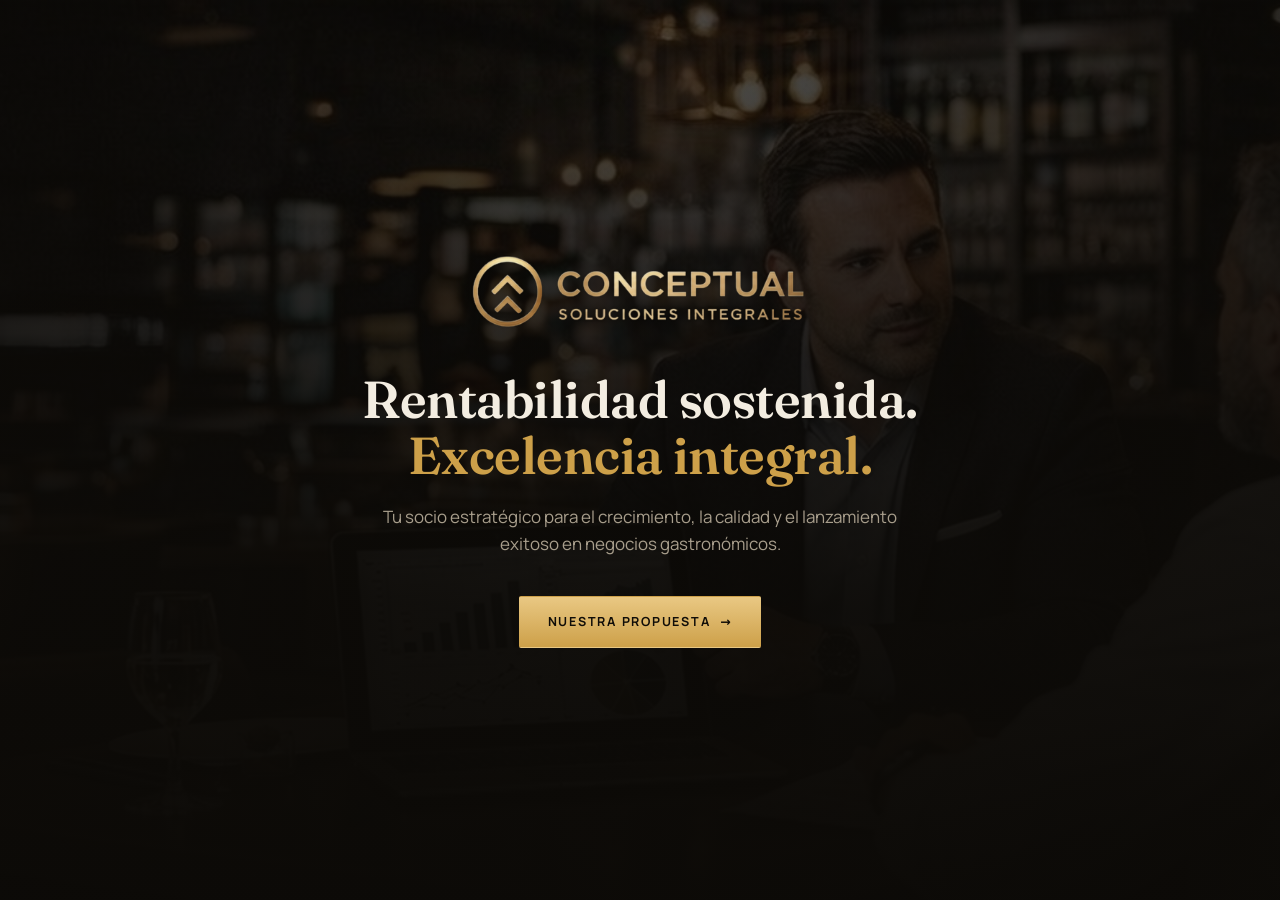
<file: index.html>
<!DOCTYPE html>
<html lang="es">
<head>
<meta charset="UTF-8">
<meta name="viewport" content="width=device-width, initial-scale=1, viewport-fit=cover">
<title>Conceptual · Soluciones Integrales</title>
<meta name="description" content="Consultoría estratégica para negocios gastronómicos: rentabilidad sostenida, calidad e inocuidad, y lanzamiento de nuevos proyectos.">
<script>document.documentElement.classList.add('js');</script>
<link rel="icon" href="logo.png">
<link rel="stylesheet" href="estilos.css">
</head>
<body data-page="portada">

<main>
  <section class="hero">
    <div class="hero-inner">
      <div class="hero-logo logo-img" role="img" aria-label="Conceptual · Soluciones Integrales"></div>
      <h1>Rentabilidad sostenida. <em>Excelencia integral.</em></h1>
      <p class="lead">Tu socio estratégico para el crecimiento, la calidad y el lanzamiento exitoso en negocios gastronómicos.</p>
      <div class="cta-row">
        <a href="inicio.html" class="btn btn-gold">Nuestra propuesta <span class="arrow" aria-hidden="true">→</span></a>
      </div>
    </div>
  </section>
</main>

<script src="main.js"></script>
</body>
</html>
</file>
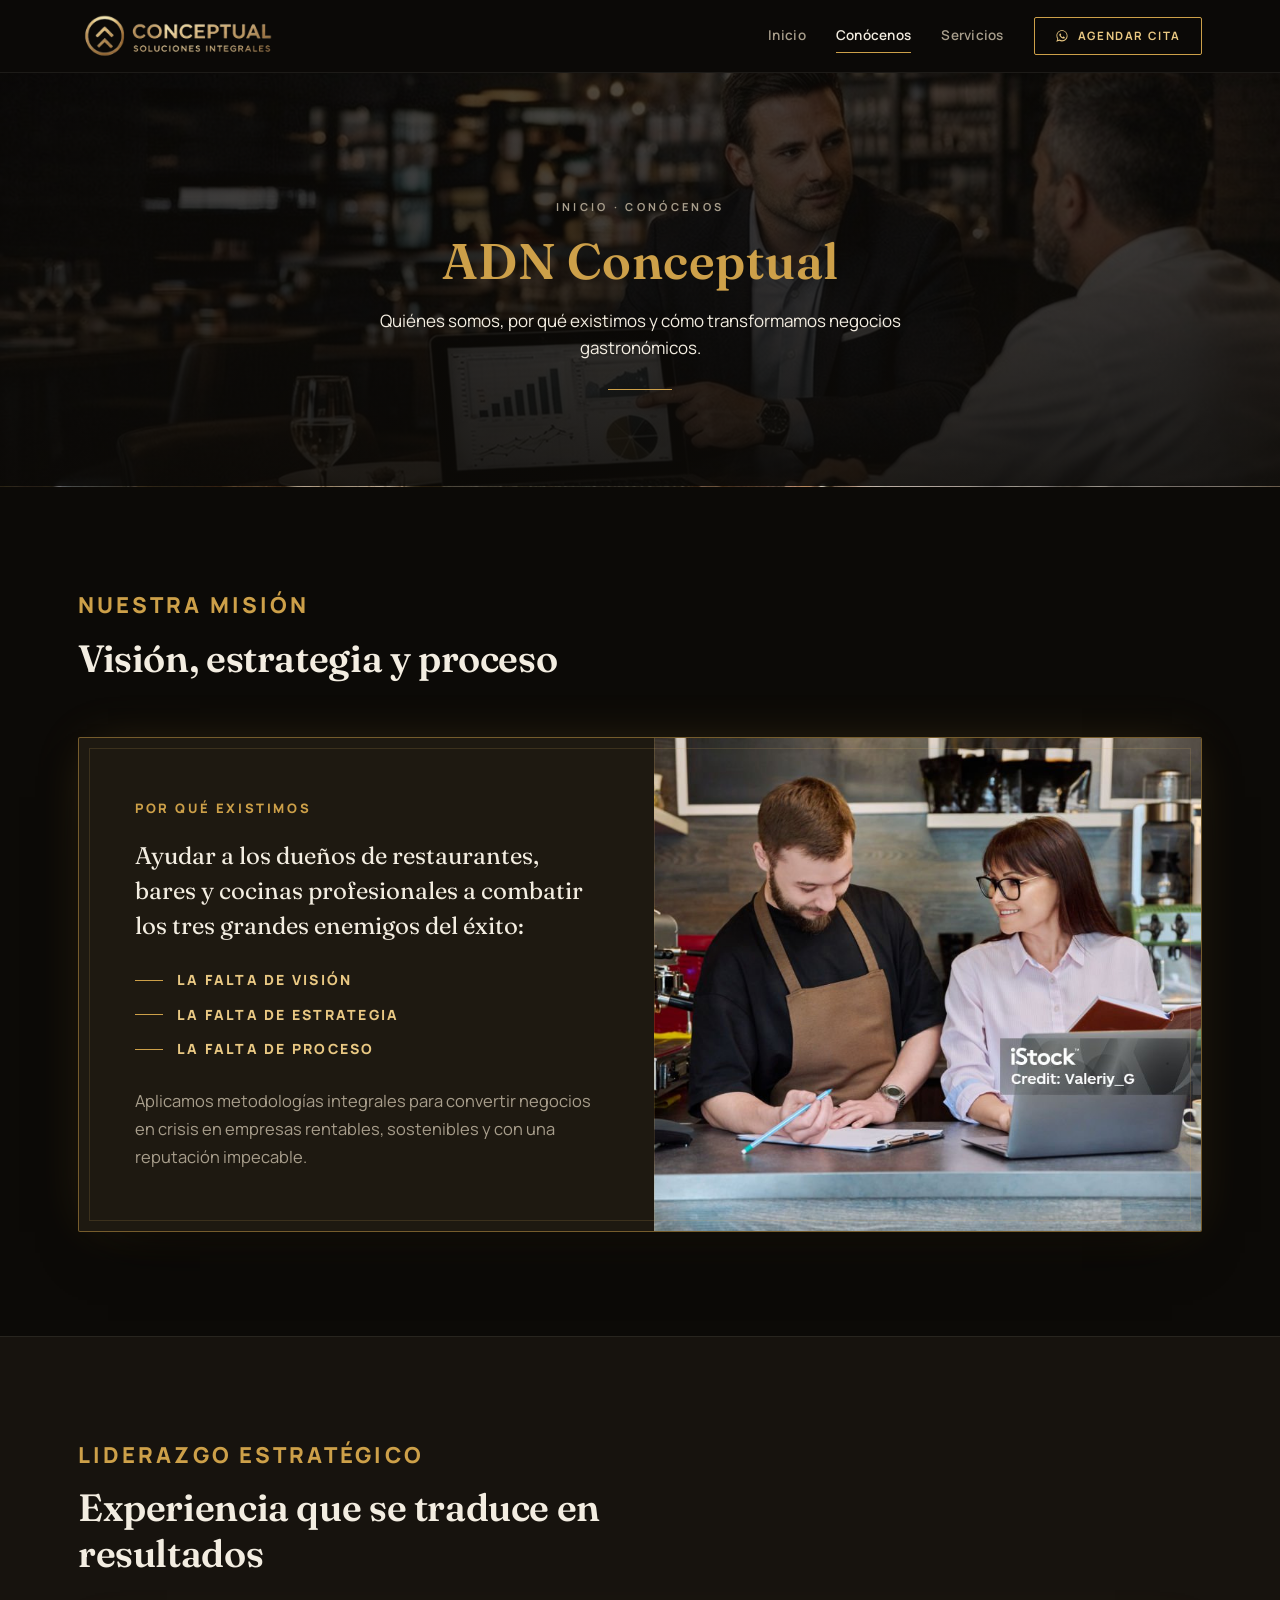
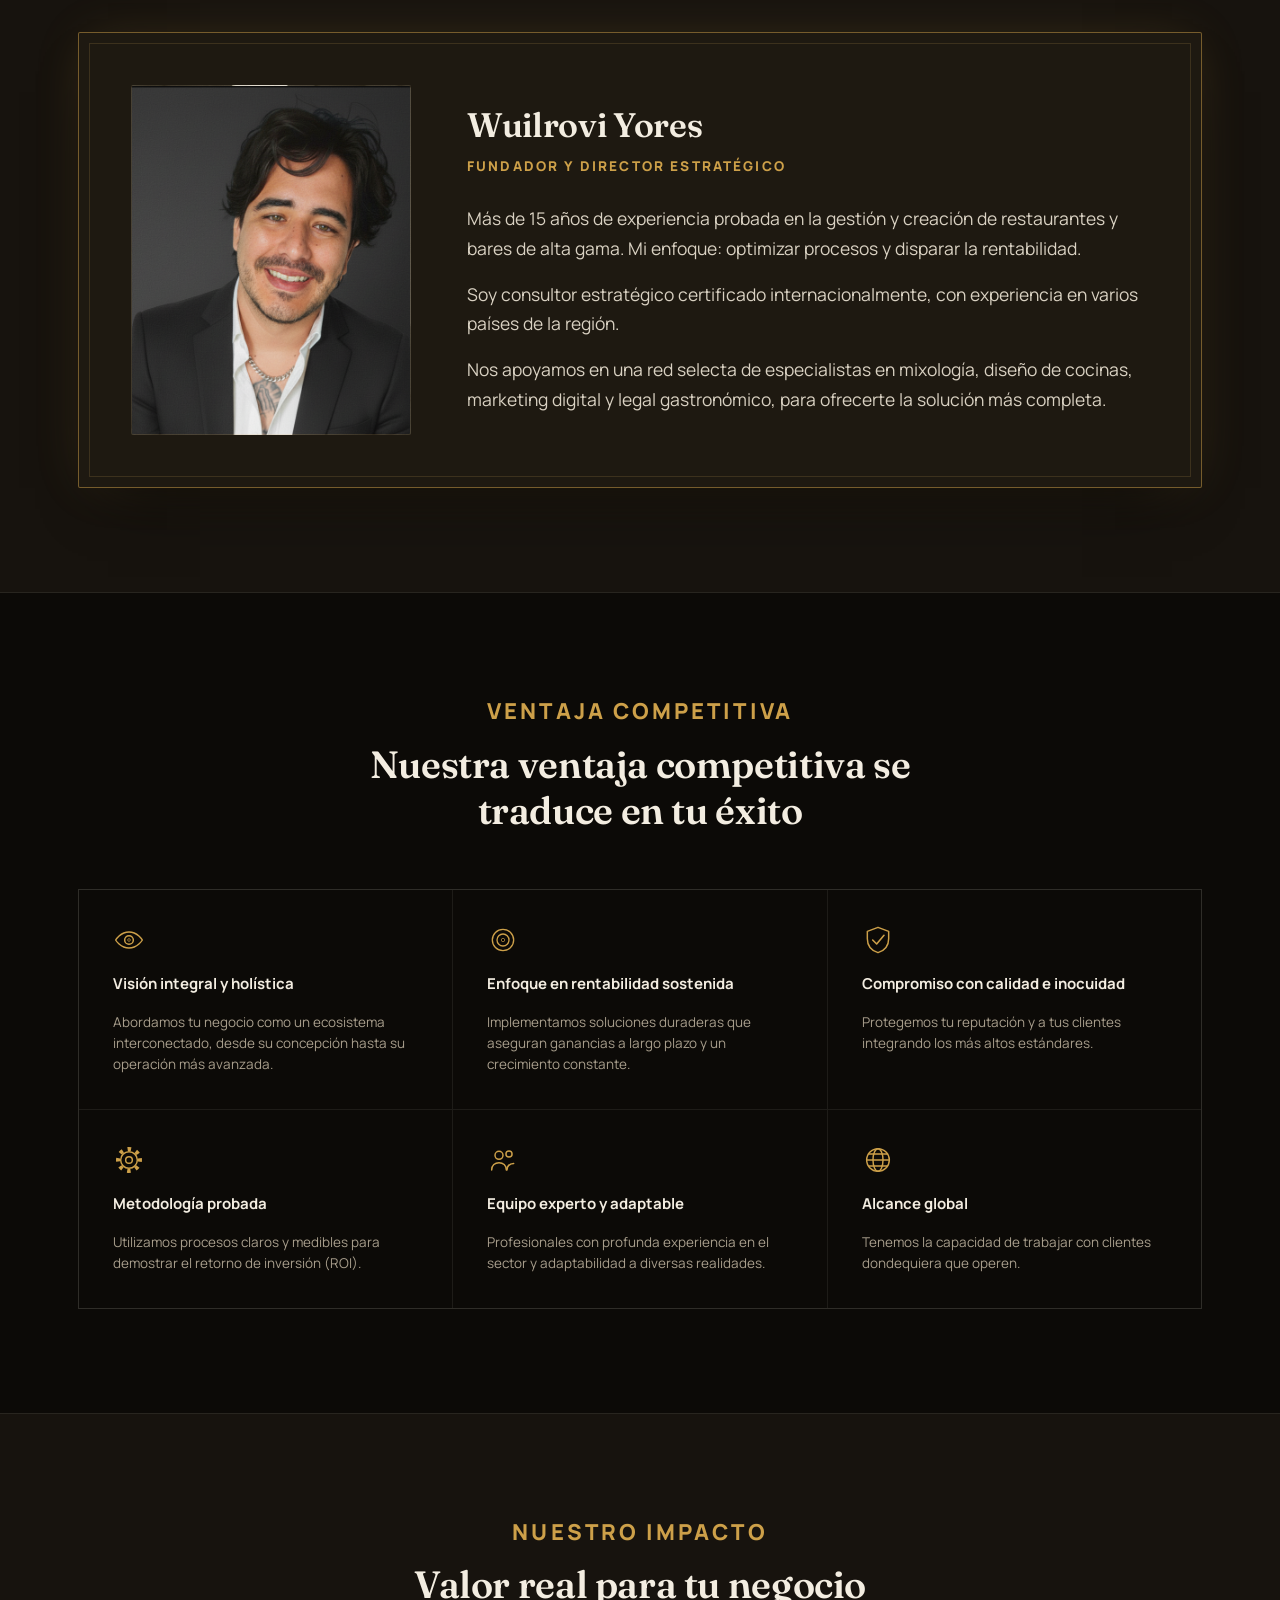
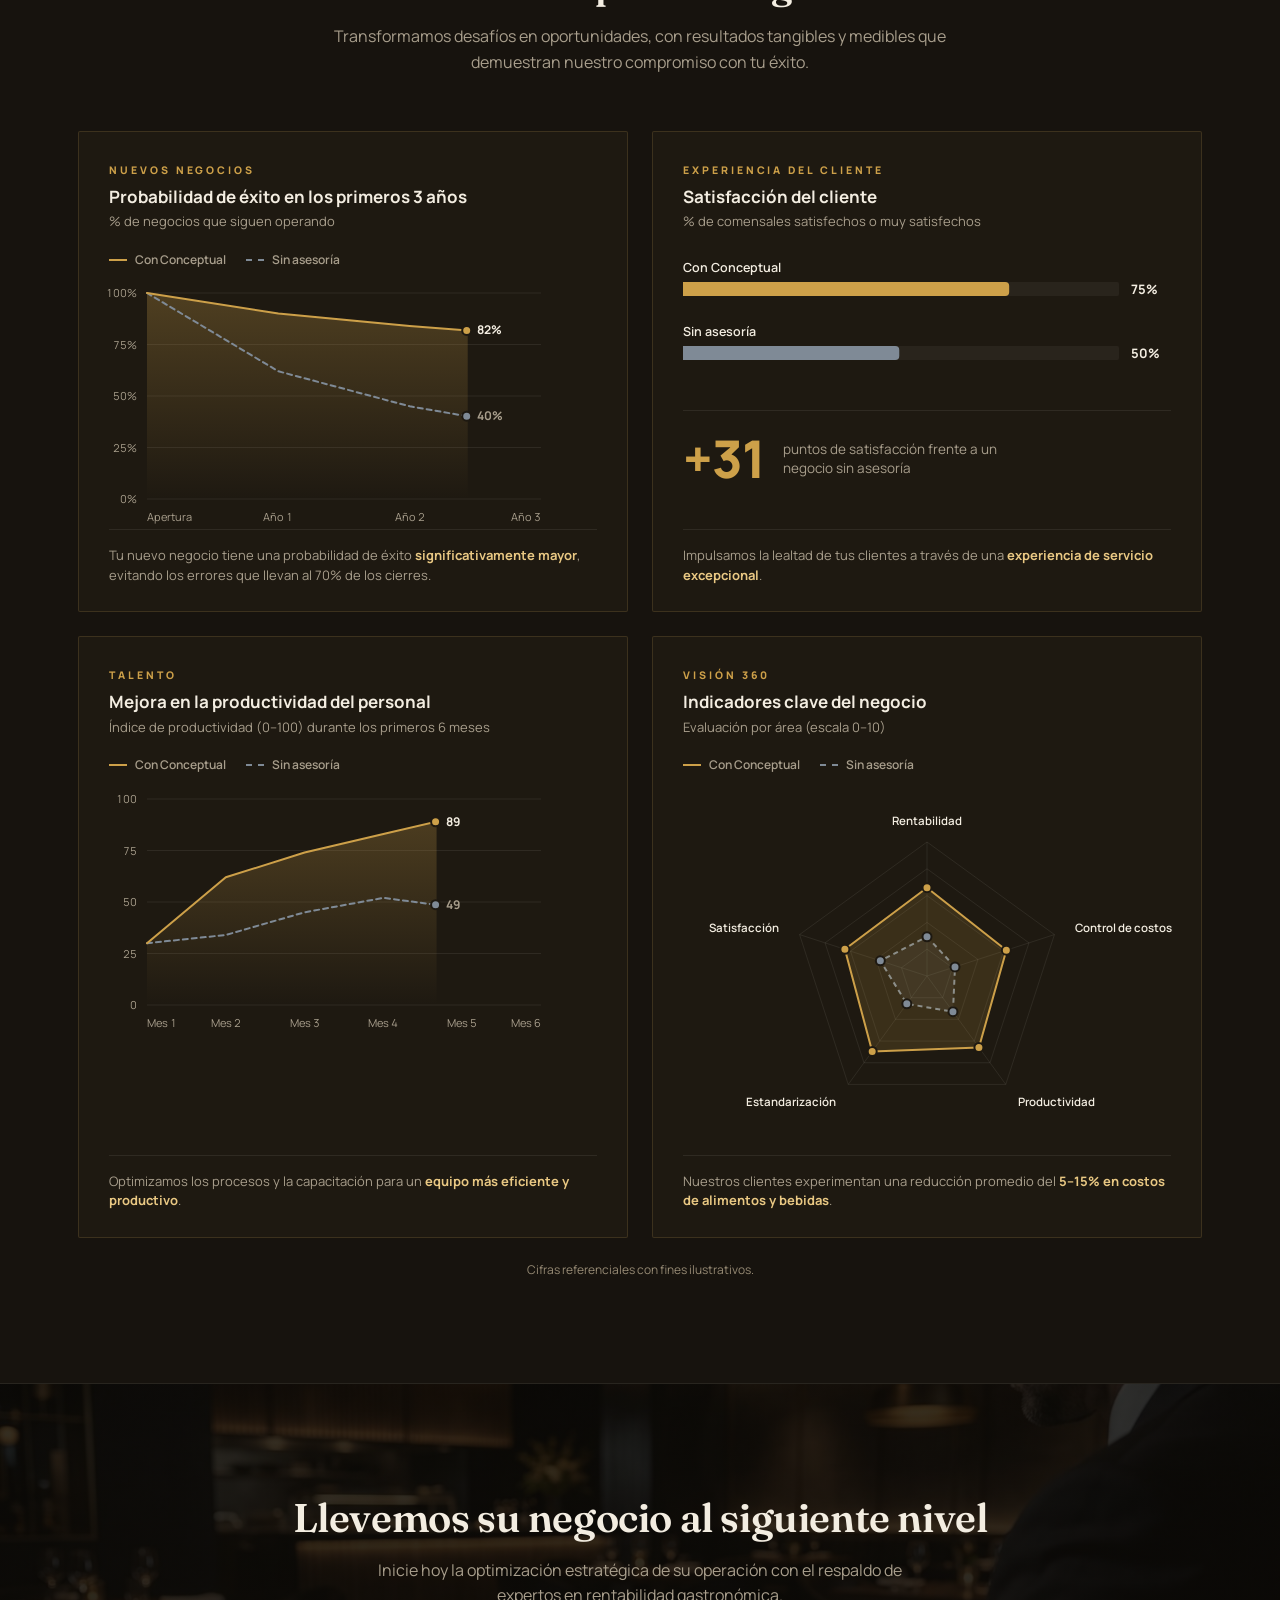
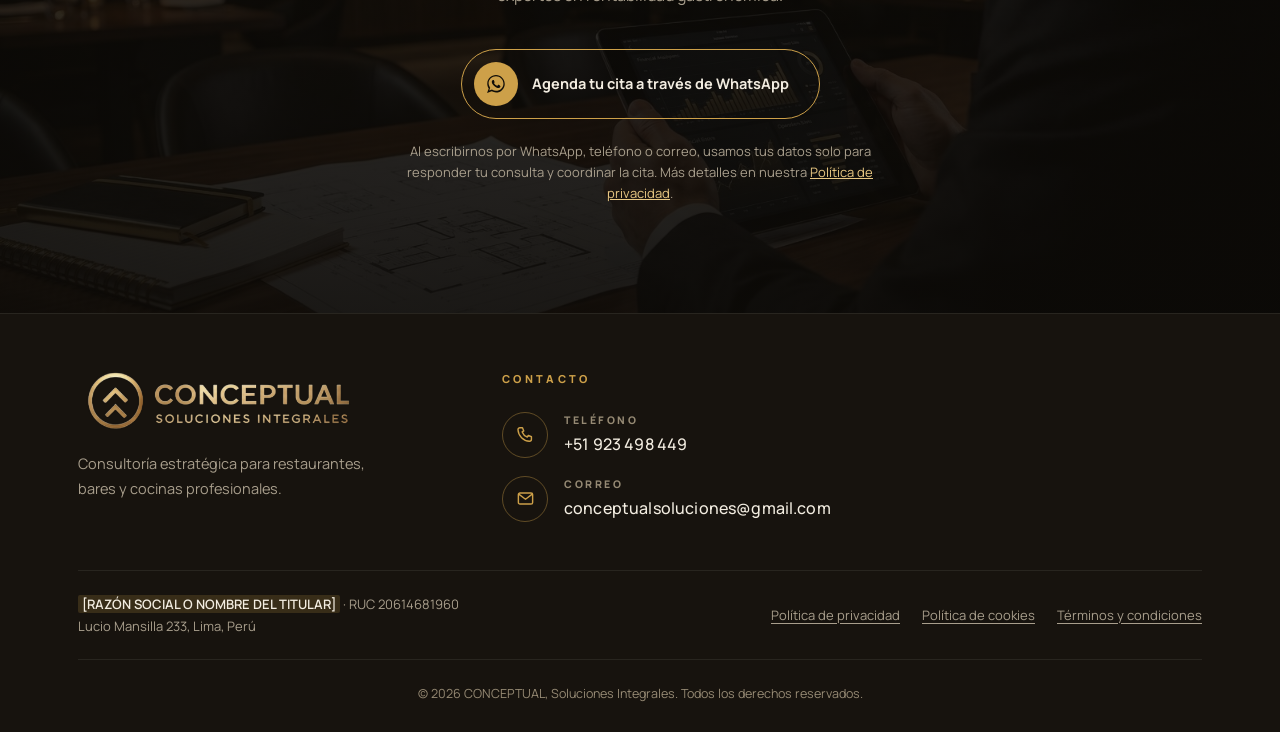
<file: adn.html>
<!DOCTYPE html>
<html lang="es">
<head>
<meta charset="UTF-8">
<meta name="viewport" content="width=device-width, initial-scale=1, viewport-fit=cover">
<title>ADN Conceptual · Conceptual Soluciones Integrales</title>
<meta name="description" content="Nuestra misión, liderazgo estratégico, ventaja competitiva e impacto real en negocios gastronómicos.">
<script>document.documentElement.classList.add('js');</script>
<link rel="icon" href="logo.png">
<link rel="stylesheet" href="estilos.css">
</head>
<body data-page="adn">

<div data-include="header"></div>

<main>
  <section class="page-hero banner-adn">
    <div class="wrap">
      <span class="crumb"><a href="inicio.html">INICIO</a> · CONÓCENOS</span>
      <h1>ADN Conceptual</h1>
      <p>Quiénes somos, por qué existimos y cómo transformamos negocios gastronómicos.</p>
      <div class="rule"></div>
    </div>
  </section>

  <!-- ============ MISIÓN ============ -->
  <section class="section">
    <div class="wrap">
      <div class="section-head">
        <span class="tag">NUESTRA MISIÓN</span>
        <h2>Visión, estrategia y proceso</h2>
      </div>
      <div class="mission-panel">
        <div class="mission-copy">
          <span class="tag">POR QUÉ EXISTIMOS</span>
          <p class="mission-lead">Ayudar a los dueños de restaurantes, bares y cocinas profesionales a combatir los tres grandes enemigos del éxito:</p>
          <ul class="mission-enemies">
            <li>La falta de visión</li>
            <li>La falta de estrategia</li>
            <li>La falta de proceso</li>
          </ul>
          <p>Aplicamos metodologías integrales para convertir negocios en crisis en empresas rentables, sostenibles y con una reputación impecable.</p>
        </div>
        <div class="photo mission-photo" role="img" aria-label="Reunión de trabajo con el cliente"></div>
      </div>
    </div>
  </section>

  <!-- ============ LIDERAZGO ============ -->
  <section class="section alt">
    <div class="wrap">
      <div class="section-head">
        <span class="tag">LIDERAZGO ESTRATÉGICO</span>
        <h2>Experiencia que se traduce en resultados</h2>
      </div>
      <div class="founder">
        <div class="photo founder-photo" role="img" aria-label="Retrato de Wuilrovi Yores"></div>
        <div>
          <h4>Wuilrovi Yores</h4>
          <p class="role">FUNDADOR Y DIRECTOR ESTRATÉGICO</p>
          <p>Más de 15 años de experiencia probada en la gestión y creación de restaurantes y bares de alta gama. Mi enfoque: optimizar procesos y disparar la rentabilidad.</p>
          <p>Soy consultor estratégico certificado internacionalmente, con experiencia en varios países de la región.</p>
          <p>Nos apoyamos en una red selecta de especialistas en mixología, diseño de cocinas, marketing digital y legal gastronómico, para ofrecerte la solución más completa.</p>
        </div>
      </div>
    </div>
  </section>

  <!-- ============ VENTAJA COMPETITIVA ============ -->
  <section class="section">
    <div class="wrap">
      <div class="section-head center">
        <span class="tag">VENTAJA COMPETITIVA</span>
        <h2>Nuestra ventaja competitiva se traduce en tu éxito</h2>
      </div>
      <div class="values-grid">
        <div class="value-card"><svg viewBox="0 0 48 48"><use href="#ic-eye"/></svg><h5>Visión integral y holística</h5><p>Abordamos tu negocio como un ecosistema interconectado, desde su concepción hasta su operación más avanzada.</p></div>
        <div class="value-card"><svg viewBox="0 0 48 48"><use href="#ic-target"/></svg><h5>Enfoque en rentabilidad sostenida</h5><p>Implementamos soluciones duraderas que aseguran ganancias a largo plazo y un crecimiento constante.</p></div>
        <div class="value-card"><svg viewBox="0 0 48 48"><use href="#ic-shield"/></svg><h5>Compromiso con calidad e inocuidad</h5><p>Protegemos tu reputación y a tus clientes integrando los más altos estándares.</p></div>
        <div class="value-card"><svg viewBox="0 0 48 48"><use href="#ic-gear"/></svg><h5>Metodología probada</h5><p>Utilizamos procesos claros y medibles para demostrar el retorno de inversión (ROI).</p></div>
        <div class="value-card"><svg viewBox="0 0 48 48"><use href="#ic-users"/></svg><h5>Equipo experto y adaptable</h5><p>Profesionales con profunda experiencia en el sector y adaptabilidad a diversas realidades.</p></div>
        <div class="value-card"><svg viewBox="0 0 48 48"><use href="#ic-globe"/></svg><h5>Alcance global</h5><p>Tenemos la capacidad de trabajar con clientes dondequiera que operen.</p></div>
      </div>
    </div>
  </section>

  <!-- ============ IMPACTO ============ -->
  <section class="section alt">
    <div class="wrap">
      <div class="section-head center">
        <span class="tag">NUESTRO IMPACTO</span>
        <h2>Valor real para tu negocio</h2>
        <p>Transformamos desafíos en oportunidades, con resultados tangibles y medibles que demuestran nuestro compromiso con tu éxito.</p>
      </div>

      <div class="chart-grid">
        <article class="chart-card">
          <span class="kicker">NUEVOS NEGOCIOS</span>
          <h4>Probabilidad de éxito en los primeros 3 años</h4>
          <p class="sub">% de negocios que siguen operando</p>
          <div class="chart-legend"><span><i></i>Con Conceptual</span><span><i class="sin"></i>Sin asesoría</span></div>
          <div class="chart" id="chart-exito"></div>
          <p class="chart-note">Tu nuevo negocio tiene una probabilidad de éxito <b>significativamente mayor</b>, evitando los errores que llevan al 70% de los cierres.</p>
        </article>

        <article class="chart-card">
          <span class="kicker">EXPERIENCIA DEL CLIENTE</span>
          <h4>Satisfacción del cliente</h4>
          <p class="sub">% de comensales satisfechos o muy satisfechos</p>
          <div class="chart" id="chart-satisfaccion"></div>
          <div class="chart-stat"><span class="num">+31</span><span class="lbl">puntos de satisfacción frente a un negocio sin asesoría</span></div>
          <p class="chart-note">Impulsamos la lealtad de tus clientes a través de una <b>experiencia de servicio excepcional</b>.</p>
        </article>

        <article class="chart-card">
          <span class="kicker">TALENTO</span>
          <h4>Mejora en la productividad del personal</h4>
          <p class="sub">Índice de productividad (0–100) durante los primeros 6 meses</p>
          <div class="chart-legend"><span><i></i>Con Conceptual</span><span><i class="sin"></i>Sin asesoría</span></div>
          <div class="chart" id="chart-productividad"></div>
          <p class="chart-note">Optimizamos los procesos y la capacitación para un <b>equipo más eficiente y productivo</b>.</p>
        </article>

        <article class="chart-card">
          <span class="kicker">VISIÓN 360</span>
          <h4>Indicadores clave del negocio</h4>
          <p class="sub">Evaluación por área (escala 0–10)</p>
          <div class="chart-legend"><span><i></i>Con Conceptual</span><span><i class="sin"></i>Sin asesoría</span></div>
          <div class="chart" id="chart-radar"></div>
          <p class="chart-note">Nuestros clientes experimentan una reducción promedio del <b>5–15% en costos de alimentos y bebidas</b>.</p>
        </article>
      </div>
      <p class="impact-footnote">Cifras referenciales con fines ilustrativos.</p>
    </div>
  </section>
</main>

<div data-include="cta"></div>
<div data-include="footer"></div>

<script src="main.js"></script>
<script>
  ConceptualCharts.lineChart(document.getElementById('chart-exito'), {
    title: 'Probabilidad de éxito de un negocio nuevo en los primeros 3 años',
    labels: ['Apertura', 'Año 1', 'Año 2', 'Año 3'],
    yMin: 0, yMax: 100, yTicks: [0, 25, 50, 75, 100], unit: '%',
    series: [
      { key: 'con', name: 'Con Conceptual', values: [100, 90, 84, 79], area: true },
      { key: 'sin', name: 'Sin asesoría',   values: [100, 62, 45, 34] }
    ]
  });

  ConceptualCharts.barChart(document.getElementById('chart-satisfaccion'), {
    title: 'Satisfacción del cliente',
    max: 100, unit: '%',
    items: [
      { key: 'con', name: 'Con Conceptual', value: 92 },
      { key: 'sin', name: 'Sin asesoría',   value: 61 }
    ]
  });

  ConceptualCharts.lineChart(document.getElementById('chart-productividad'), {
    title: 'Índice de productividad del personal durante los primeros 6 meses',
    labels: ['Mes 1', 'Mes 2', 'Mes 3', 'Mes 4', 'Mes 5', 'Mes 6'],
    shortLabels: ['1', '2', '3', '4', '5', '6'],
    yMin: 0, yMax: 100, yTicks: [0, 25, 50, 75, 100], unit: '',
    series: [
      { key: 'con', name: 'Con Conceptual', values: [30, 62, 74, 83, 92, 96], area: true },
      { key: 'sin', name: 'Sin asesoría',   values: [30, 34, 45, 52, 47, 44] }
    ]
  });

  ConceptualCharts.radarChart(document.getElementById('chart-radar'), {
    title: 'Indicadores clave del negocio, escala 0 a 10',
    axes: ['Rentabilidad', 'Control de costos', 'Productividad', 'Estandarización', 'Satisfacción'],
    max: 10, rings: [2, 4, 6, 8, 10], unitLabel: '/10',
    series: [
      { key: 'con', name: 'Con Conceptual', values: [9, 8.5, 9, 9.5, 8.8] },
      { key: 'sin', name: 'Sin asesoría',   values: [4, 3, 4.5, 3.5, 5] }
    ]
  });
</script>
</body>
</html>
</file>
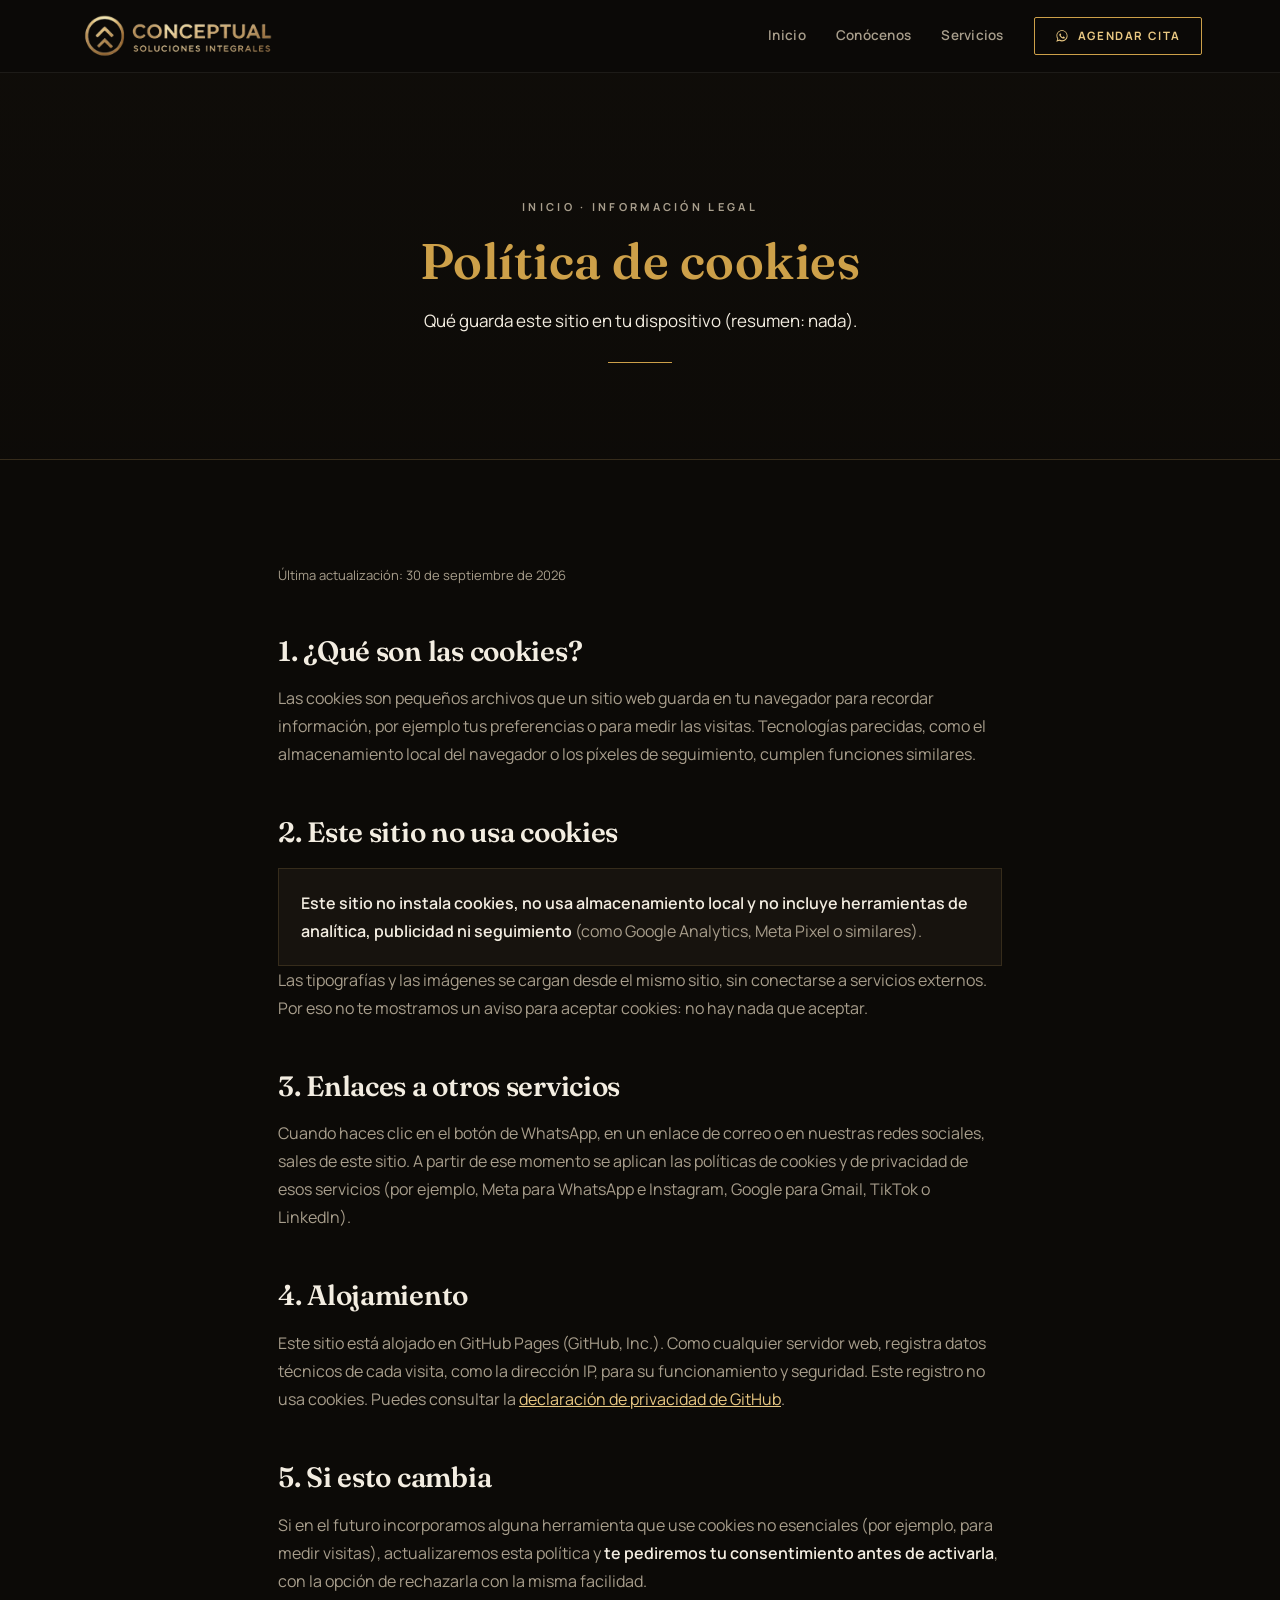
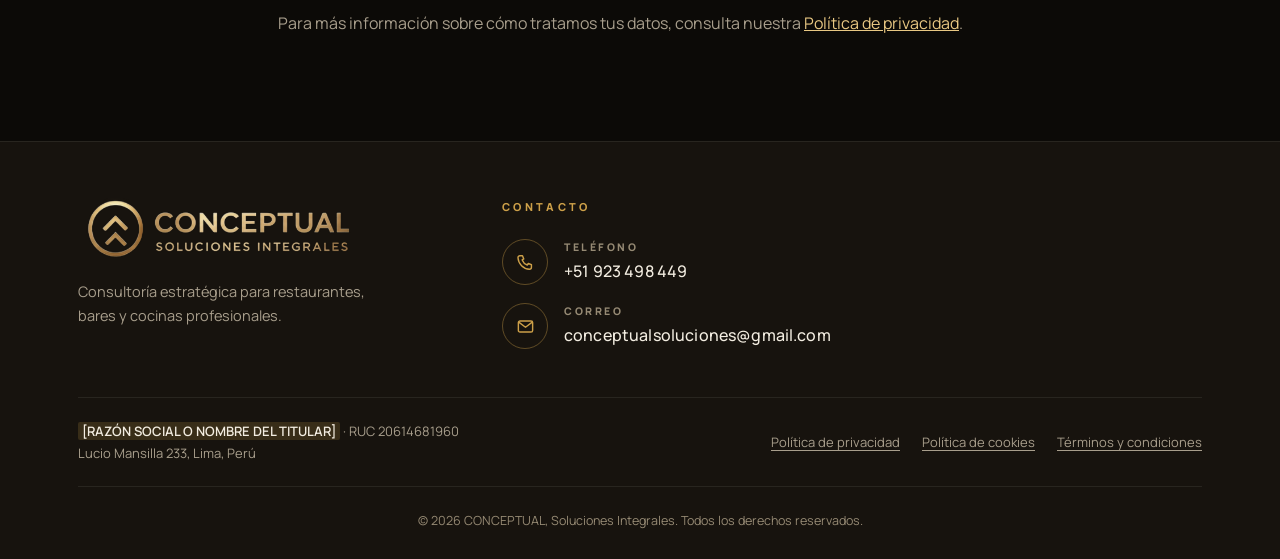
<file: cookies.html>
<!DOCTYPE html>
<html lang="es">
<head>
<meta charset="UTF-8">
<meta name="viewport" content="width=device-width, initial-scale=1, viewport-fit=cover">
<title>Política de cookies · Conceptual Soluciones Integrales</title>
<meta name="description" content="Este sitio no usa cookies ni herramientas de seguimiento. Aquí explicamos por qué y qué pasa con los enlaces a otros servicios.">
<script>document.documentElement.classList.add('js');</script>
<link rel="icon" href="logo.png">
<link rel="stylesheet" href="estilos.css">
</head>
<body data-page="legal">

<div data-include="header"></div>

<main>
  <section class="page-hero plain">
    <div class="wrap">
      <span class="crumb"><a href="inicio.html">INICIO</a> · INFORMACIÓN LEGAL</span>
      <h1>Política de cookies</h1>
      <p>Qué guarda este sitio en tu dispositivo (resumen: nada).</p>
      <div class="rule"></div>
    </div>
  </section>

  <section class="section">
    <div class="wrap legal">
      <p class="updated">Última actualización: <span data-negocio="actualizacion"></span></p>

      <h2>1. ¿Qué son las cookies?</h2>
      <p>Las cookies son pequeños archivos que un sitio web guarda en tu navegador para recordar información, por ejemplo tus preferencias o para medir las visitas. Tecnologías parecidas, como el almacenamiento local del navegador o los píxeles de seguimiento, cumplen funciones similares.</p>

      <h2>2. Este sitio no usa cookies</h2>
      <div class="box">
        <p><strong>Este sitio no instala cookies, no usa almacenamiento local y no incluye herramientas de analítica, publicidad ni seguimiento</strong> (como Google Analytics, Meta Pixel o similares).</p>
      </div>
      <p>Las tipografías y las imágenes se cargan desde el mismo sitio, sin conectarse a servicios externos. Por eso no te mostramos un aviso para aceptar cookies: no hay nada que aceptar.</p>

      <h2>3. Enlaces a otros servicios</h2>
      <p>Cuando haces clic en el botón de WhatsApp, en un enlace de correo o en nuestras redes sociales, sales de este sitio. A partir de ese momento se aplican las políticas de cookies y de privacidad de esos servicios (por ejemplo, Meta para WhatsApp e Instagram, Google para Gmail, TikTok o LinkedIn).</p>

      <h2>4. Alojamiento</h2>
      <p>Este sitio está alojado en GitHub Pages (GitHub, Inc.). Como cualquier servidor web, registra datos técnicos de cada visita, como la dirección IP, para su funcionamiento y seguridad. Este registro no usa cookies. Puedes consultar la <a href="https://docs.github.com/es/site-policy/privacy-policies/github-general-privacy-statement" target="_blank" rel="noopener">declaración de privacidad de GitHub</a>.</p>

      <h2>5. Si esto cambia</h2>
      <p>Si en el futuro incorporamos alguna herramienta que use cookies no esenciales (por ejemplo, para medir visitas), actualizaremos esta política y <strong>te pediremos tu consentimiento antes de activarla</strong>, con la opción de rechazarla con la misma facilidad.</p>

      <p>Para más información sobre cómo tratamos tus datos, consulta nuestra <a href="privacidad.html">Política de privacidad</a>.</p>
    </div>
  </section>
</main>

<div data-include="footer"></div>

<script src="main.js"></script>
</body>
</html>
</file>
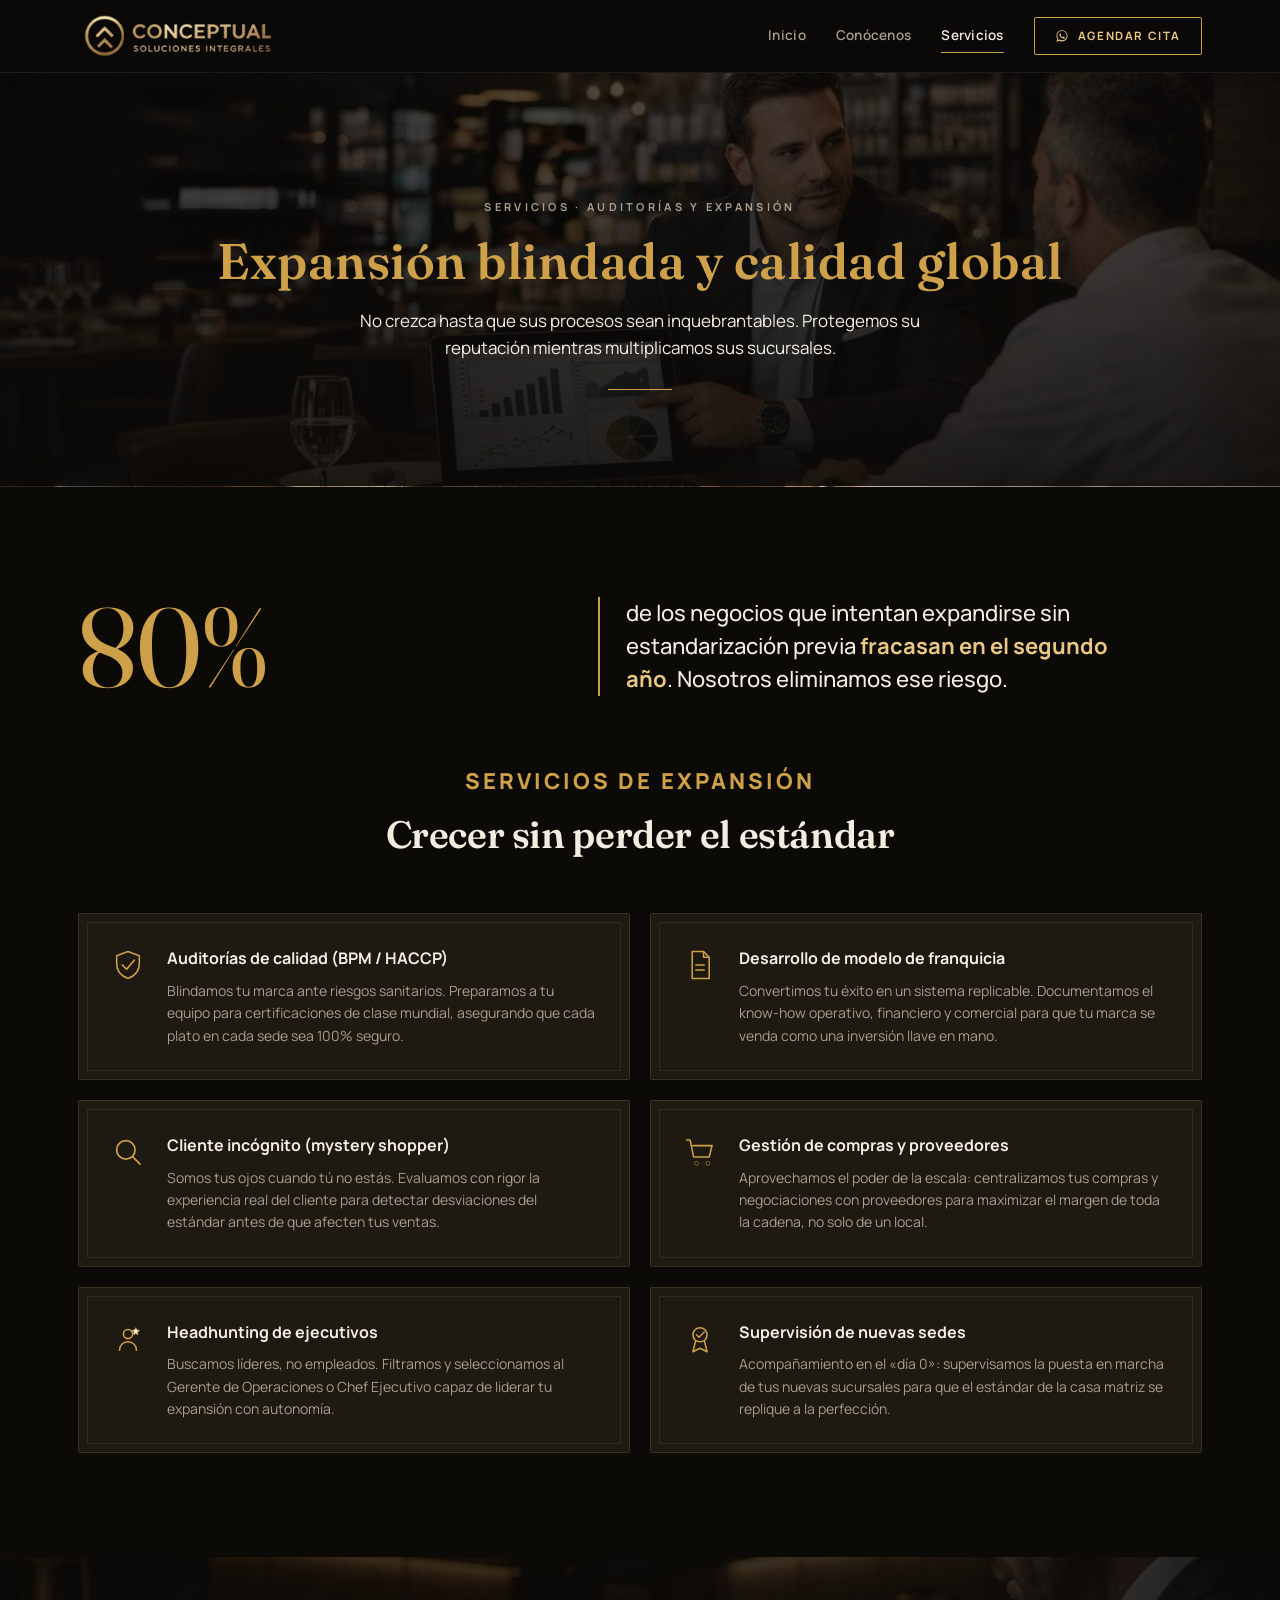
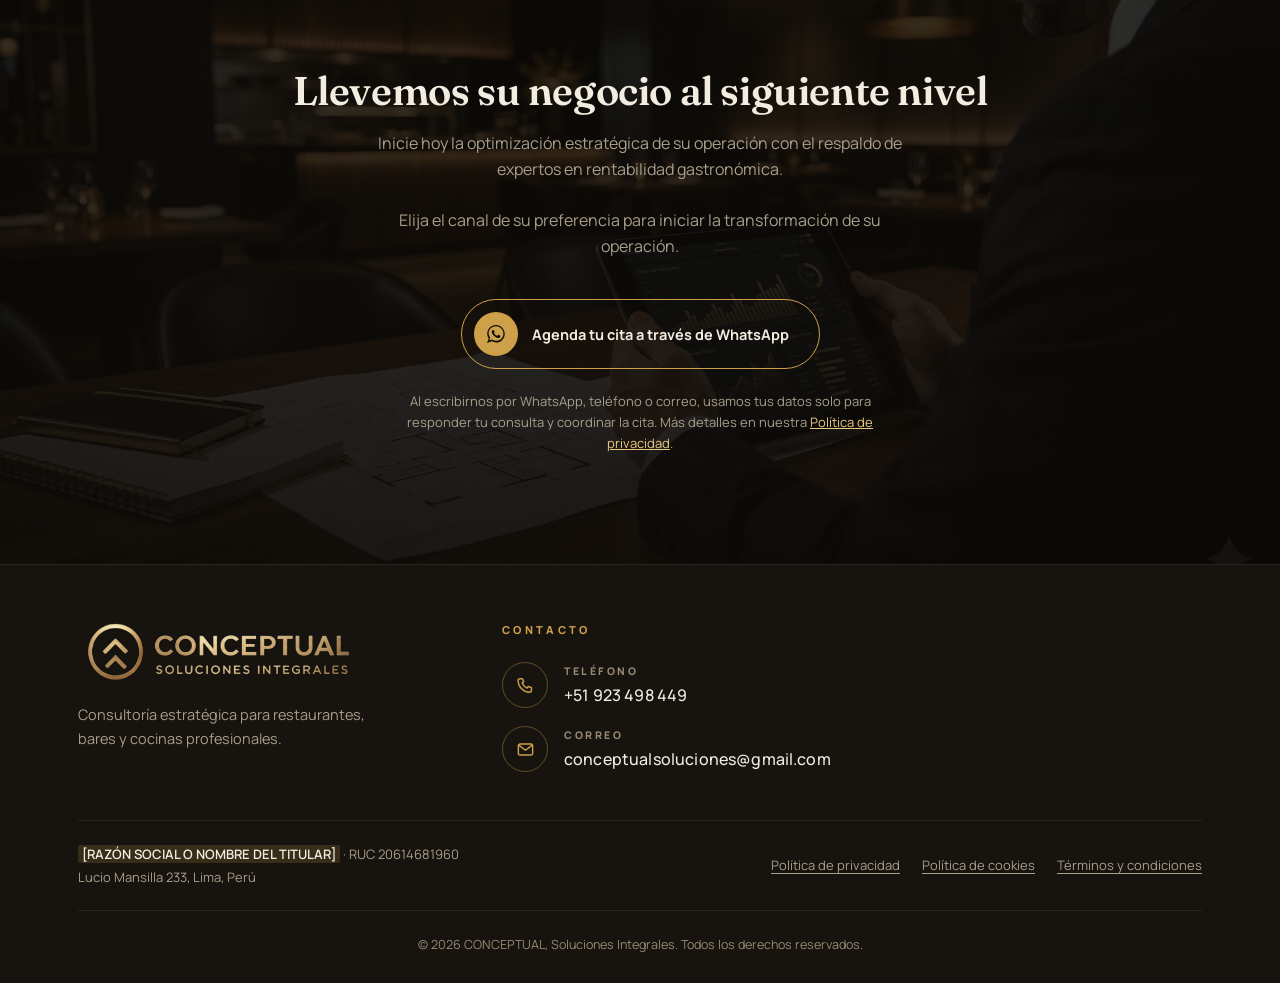
<file: expansion.html>
<!DOCTYPE html>
<html lang="es">
<head>
<meta charset="UTF-8">
<meta name="viewport" content="width=device-width, initial-scale=1, viewport-fit=cover">
<title>Auditorías y expansión · Conceptual Soluciones Integrales</title>
<meta name="description" content="Expansión blindada y calidad global: auditorías BPM/HACCP, modelo de franquicia, cliente incógnito y supervisión de nuevas sedes.">
<script>document.documentElement.classList.add('js');</script>
<link rel="icon" href="logo.png">
<link rel="stylesheet" href="estilos.css">
</head>
<body data-page="servicios">

<div data-include="header"></div>

<main>
  <section class="page-hero banner-expansion">
    <div class="wrap">
      <span class="crumb"><a href="servicios.html">SERVICIOS</a> · AUDITORÍAS Y EXPANSIÓN</span>
      <h1>Expansión blindada y calidad global</h1>
      <p>No crezca hasta que sus procesos sean inquebrantables. Protegemos su reputación mientras multiplicamos sus sucursales.</p>
      <div class="rule"></div>
    </div>
  </section>

  <section class="section">
    <div class="wrap">
      <div class="stat-row">
        <div class="stat-number">80%</div>
        <p class="stat-text">de los negocios que intentan expandirse sin estandarización previa <strong>fracasan en el segundo año</strong>. Nosotros eliminamos ese riesgo.</p>
      </div>

      <div class="section-head center">
        <span class="tag">SERVICIOS DE EXPANSIÓN</span>
        <h2>Crecer sin perder el estándar</h2>
      </div>

      <div class="audit-grid">
        <div class="audit-card"><svg viewBox="0 0 48 48"><use href="#ic-shield"/></svg><div><h5>Auditorías de calidad (BPM / HACCP)</h5><p>Blindamos tu marca ante riesgos sanitarios. Preparamos a tu equipo para certificaciones de clase mundial, asegurando que cada plato en cada sede sea 100% seguro.</p></div></div>
        <div class="audit-card"><svg viewBox="0 0 48 48"><use href="#ic-doc"/></svg><div><h5>Desarrollo de modelo de franquicia</h5><p>Convertimos tu éxito en un sistema replicable. Documentamos el know-how operativo, financiero y comercial para que tu marca se venda como una inversión llave en mano.</p></div></div>
        <div class="audit-card"><svg viewBox="0 0 48 48"><use href="#ic-search"/></svg><div><h5>Cliente incógnito (mystery shopper)</h5><p>Somos tus ojos cuando tú no estás. Evaluamos con rigor la experiencia real del cliente para detectar desviaciones del estándar antes de que afecten tus ventas.</p></div></div>
        <div class="audit-card"><svg viewBox="0 0 48 48"><use href="#ic-cart"/></svg><div><h5>Gestión de compras y proveedores</h5><p>Aprovechamos el poder de la escala: centralizamos tus compras y negociaciones con proveedores para maximizar el margen de toda la cadena, no solo de un local.</p></div></div>
        <div class="audit-card"><svg viewBox="0 0 48 48"><use href="#ic-star"/></svg><div><h5>Headhunting de ejecutivos</h5><p>Buscamos líderes, no empleados. Filtramos y seleccionamos al Gerente de Operaciones o Chef Ejecutivo capaz de liderar tu expansión con autonomía.</p></div></div>
        <div class="audit-card"><svg viewBox="0 0 48 48"><use href="#ic-badge"/></svg><div><h5>Supervisión de nuevas sedes</h5><p>Acompañamiento en el «día 0»: supervisamos la puesta en marcha de tus nuevas sucursales para que el estándar de la casa matriz se replique a la perfección.</p></div></div>
      </div>
    </div>
  </section>
</main>

<div data-include="cta" data-extra="Elija el canal de su preferencia para iniciar la transformación de su operación."></div>
<div data-include="footer"></div>

<script src="main.js"></script>
</body>
</html>
</file>
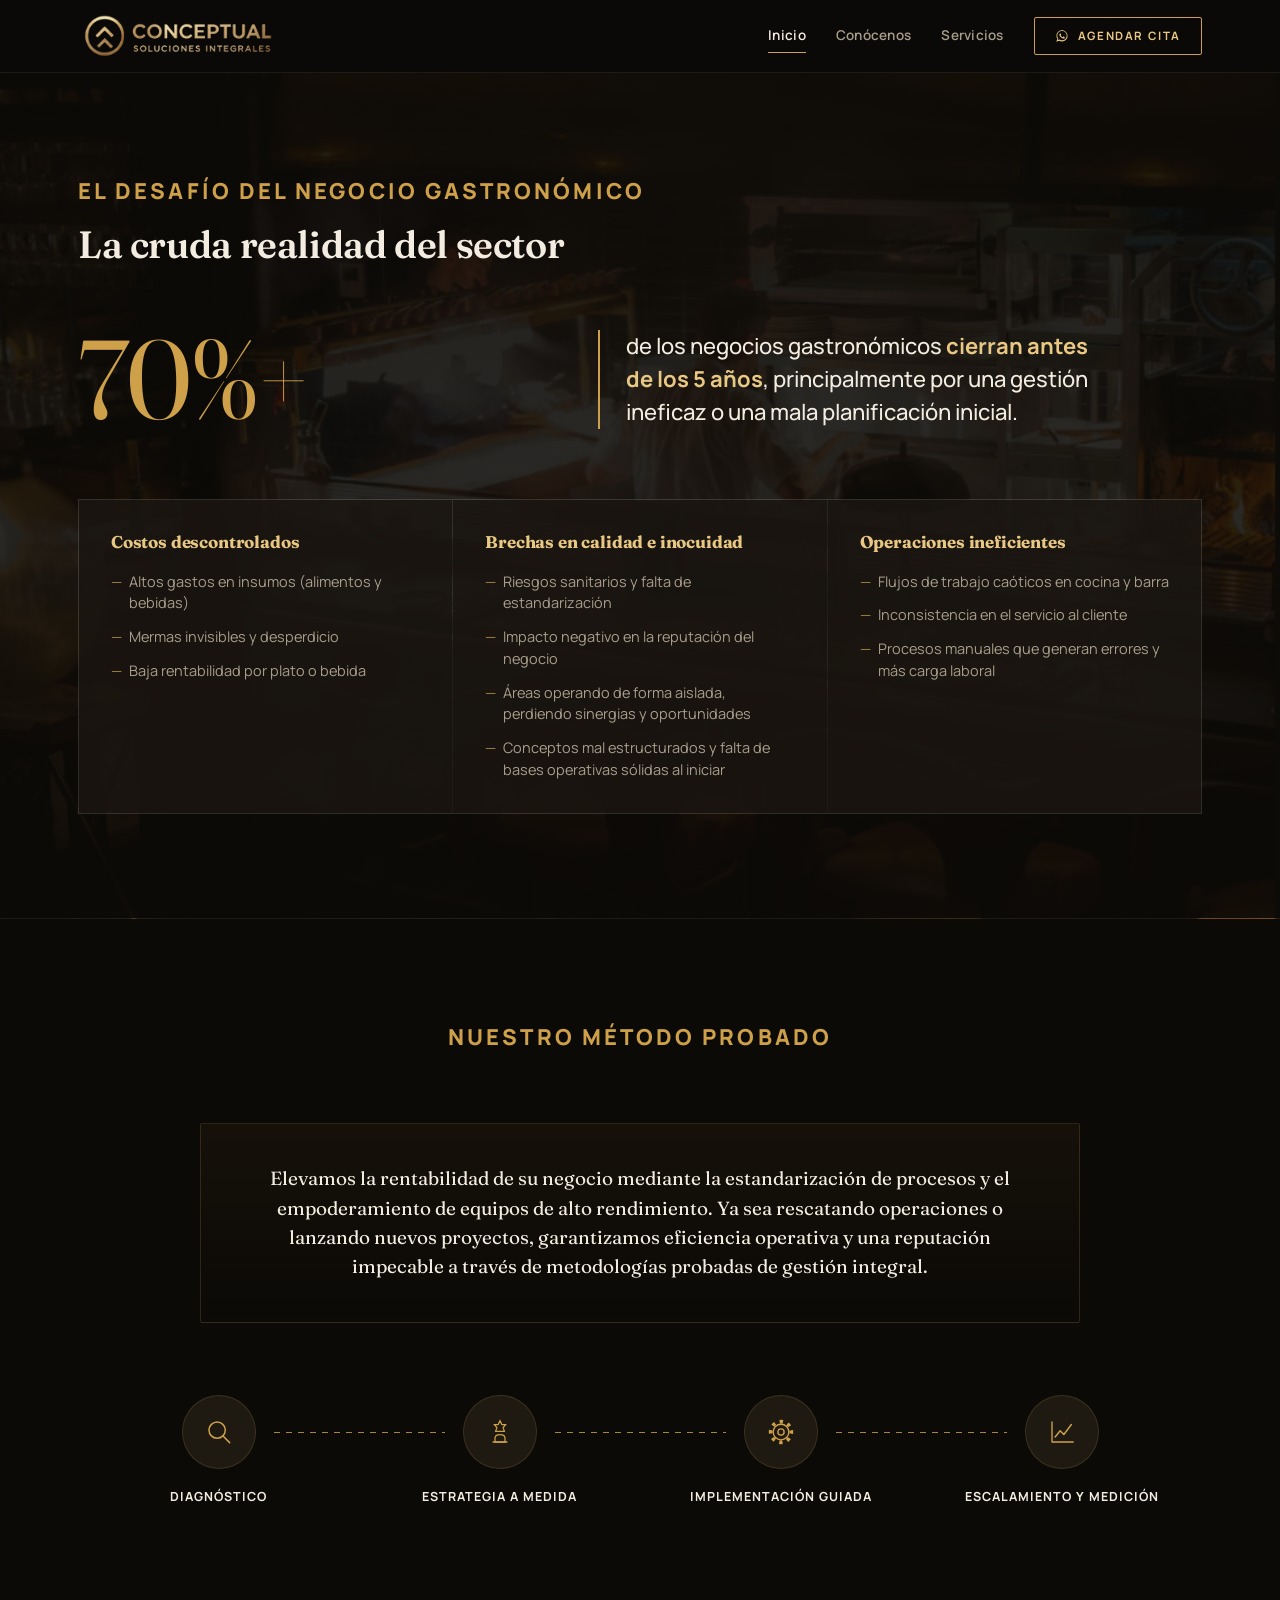
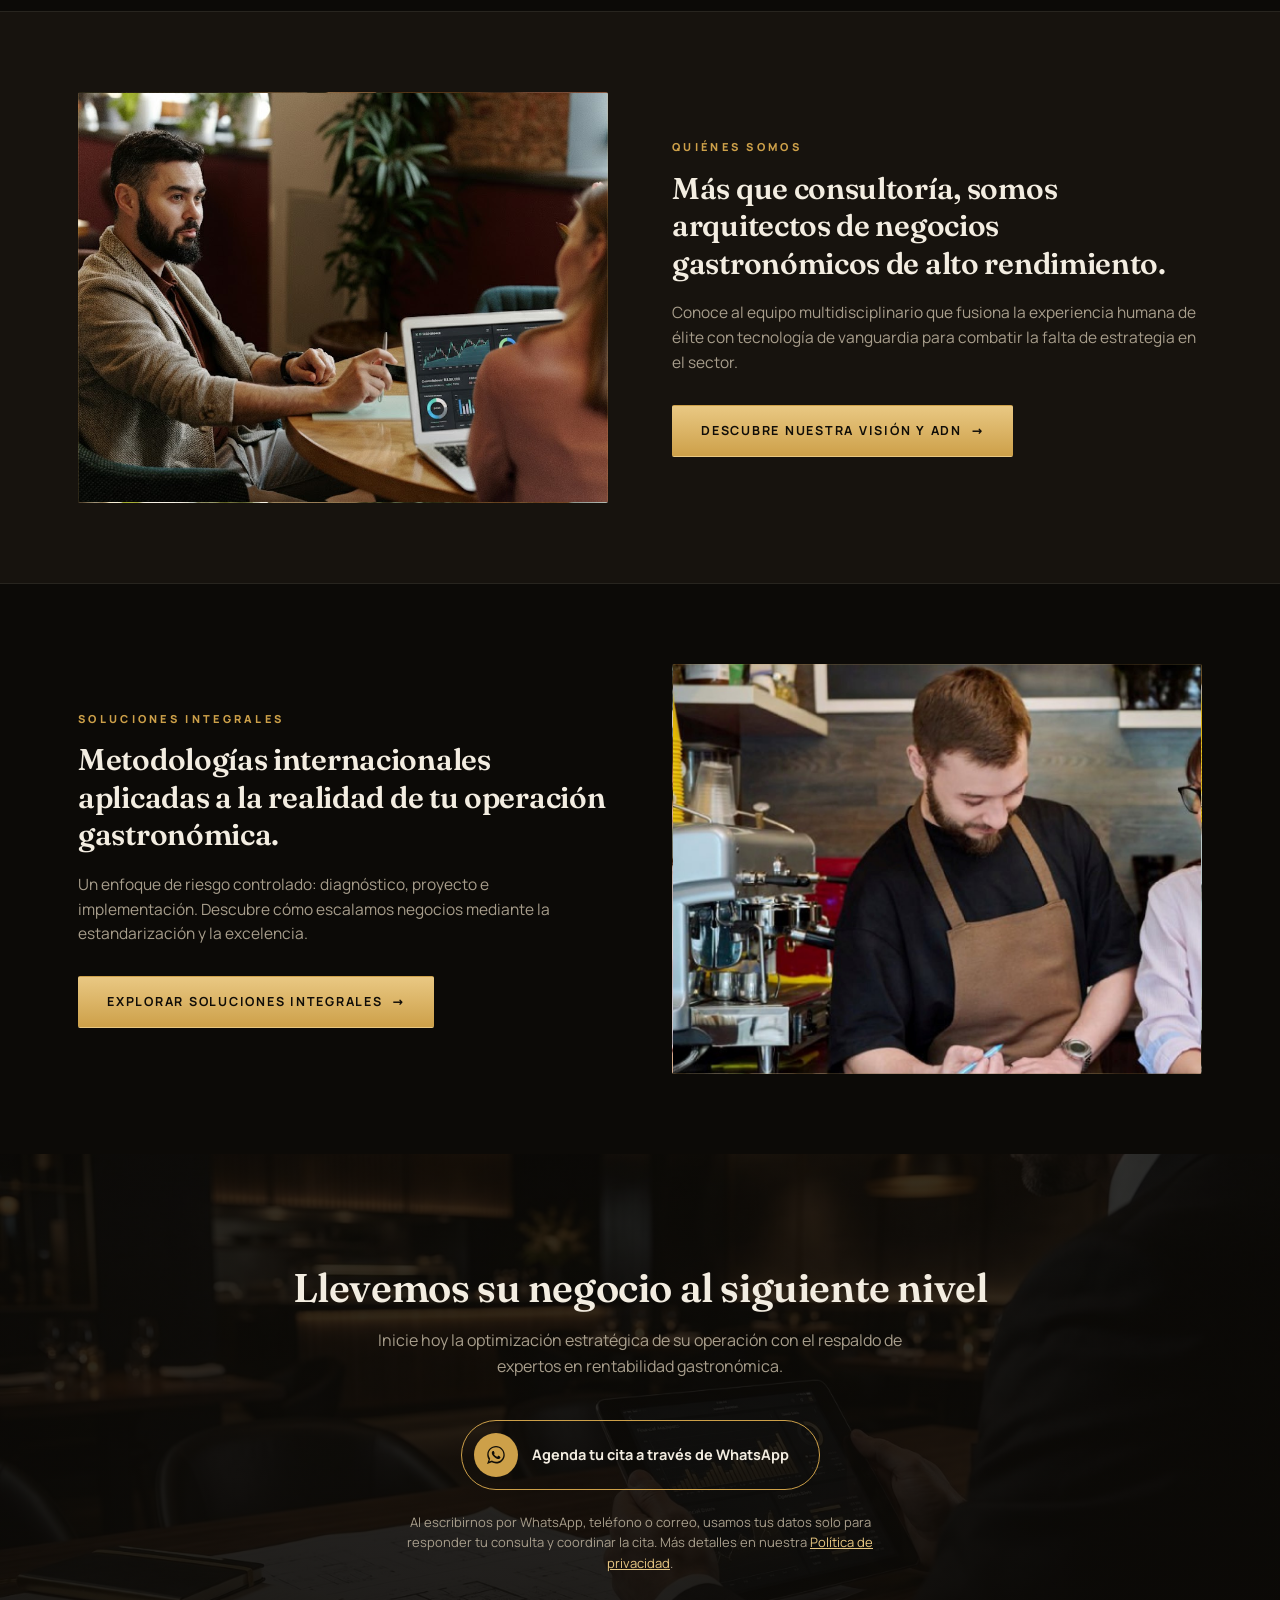
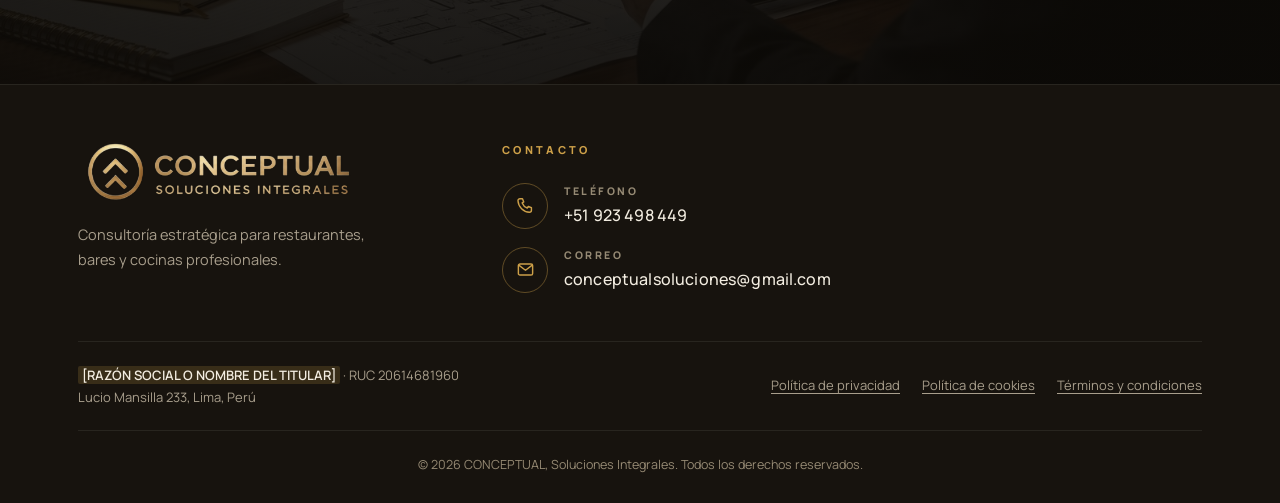
<file: inicio.html>
<!DOCTYPE html>
<html lang="es">
<head>
<meta charset="UTF-8">
<meta name="viewport" content="width=device-width, initial-scale=1, viewport-fit=cover">
<title>Inicio · Conceptual Soluciones Integrales</title>
<meta name="description" content="El desafío del negocio gastronómico y nuestro método probado para convertirlo en una empresa rentable.">
<script>document.documentElement.classList.add('js');</script>
<link rel="icon" href="logo.png">
<link rel="stylesheet" href="estilos.css">
</head>
<body data-page="inicio">

<div data-include="header"></div>

<main>
  <!-- ============ EL DESAFÍO ============ -->
  <section class="section challenge">
    <div class="wrap">
      <div class="section-head">
        <span class="tag">EL DESAFÍO DEL NEGOCIO GASTRONÓMICO</span>
        <h2>La cruda realidad del sector</h2>
      </div>

      <div class="stat-row">
        <div class="stat-number">70%+</div>
        <p class="stat-text">de los negocios gastronómicos <strong>cierran antes de los 5 años</strong>, principalmente por una gestión ineficaz o una mala planificación inicial.</p>
      </div>

      <div class="problem-grid">
        <div class="problem-card">
          <h4>Costos descontrolados</h4>
          <ul>
            <li>Altos gastos en insumos (alimentos y bebidas)</li>
            <li>Mermas invisibles y desperdicio</li>
            <li>Baja rentabilidad por plato o bebida</li>
          </ul>
        </div>
        <div class="problem-card">
          <h4>Brechas en calidad e inocuidad</h4>
          <ul>
            <li>Riesgos sanitarios y falta de estandarización</li>
            <li>Impacto negativo en la reputación del negocio</li>
            <li>Áreas operando de forma aislada, perdiendo sinergias y oportunidades</li>
            <li>Conceptos mal estructurados y falta de bases operativas sólidas al iniciar</li>
          </ul>
        </div>
        <div class="problem-card">
          <h4>Operaciones ineficientes</h4>
          <ul>
            <li>Flujos de trabajo caóticos en cocina y barra</li>
            <li>Inconsistencia en el servicio al cliente</li>
            <li>Procesos manuales que generan errores y más carga laboral</li>
          </ul>
        </div>
      </div>
    </div>
  </section>

  <!-- ============ MÉTODO ============ -->
  <section class="section">
    <div class="wrap">
      <div class="section-head center">
        <span class="tag">NUESTRO MÉTODO PROBADO</span>
      </div>
      <div class="method-quote">
        <p>Elevamos la rentabilidad de su negocio mediante la estandarización de procesos y el empoderamiento de equipos de alto rendimiento. Ya sea rescatando operaciones o lanzando nuevos proyectos, garantizamos eficiencia operativa y una reputación impecable a través de metodologías probadas de gestión integral.</p>
      </div>

      <div class="steps">
        <div class="step">
          <div class="step-connector"></div>
          <div class="step-icon"><svg viewBox="0 0 48 48"><use href="#ic-search"/></svg></div>
          <h5>DIAGNÓSTICO</h5>
        </div>
        <div class="step">
          <div class="step-connector"></div>
          <div class="step-icon"><svg viewBox="0 0 48 48"><use href="#ic-chess"/></svg></div>
          <h5>ESTRATEGIA A MEDIDA</h5>
        </div>
        <div class="step">
          <div class="step-connector"></div>
          <div class="step-icon"><svg viewBox="0 0 48 48"><use href="#ic-gear"/></svg></div>
          <h5>IMPLEMENTACIÓN GUIADA</h5>
        </div>
        <div class="step">
          <div class="step-icon"><svg viewBox="0 0 48 48"><use href="#ic-chart"/></svg></div>
          <h5>ESCALAMIENTO Y MEDICIÓN</h5>
        </div>
      </div>
    </div>
  </section>

  <!-- ============ QUIÉNES SOMOS → ADN ============ -->
  <section class="section tight alt">
    <div class="wrap">
      <div class="split">
        <div class="photo teaser-photo" role="img" aria-label="Consultor revisando indicadores con una clienta en un restaurante"></div>
        <div class="copy">
          <span class="eyebrow">QUIÉNES SOMOS</span>
          <h3>Más que consultoría, somos arquitectos de negocios gastronómicos de alto rendimiento.</h3>
          <p>Conoce al equipo multidisciplinario que fusiona la experiencia humana de élite con tecnología de vanguardia para combatir la falta de estrategia en el sector.</p>
          <a href="adn.html" class="btn btn-gold">Descubre nuestra visión y ADN <span class="arrow" aria-hidden="true">→</span></a>
        </div>
      </div>
    </div>
  </section>

  <!-- ============ METODOLOGÍAS → SERVICIOS ============ -->
  <section class="section tight">
    <div class="wrap">
      <div class="split reverse">
        <div class="copy">
          <span class="eyebrow">SOLUCIONES INTEGRALES</span>
          <h3>Metodologías internacionales aplicadas a la realidad de tu operación gastronómica.</h3>
          <p>Un enfoque de riesgo controlado: diagnóstico, proyecto e implementación. Descubre cómo escalamos negocios mediante la estandarización y la excelencia.</p>
          <a href="servicios.html" class="btn btn-gold">Explorar soluciones integrales <span class="arrow" aria-hidden="true">→</span></a>
        </div>
        <div class="photo method-photo" role="img" aria-label="Barista revisando un procedimiento junto a su compañera"></div>
      </div>
    </div>
  </section>
</main>

<div data-include="cta"></div>
<div data-include="footer"></div>

<script src="main.js"></script>
</body>
</html>
</file>
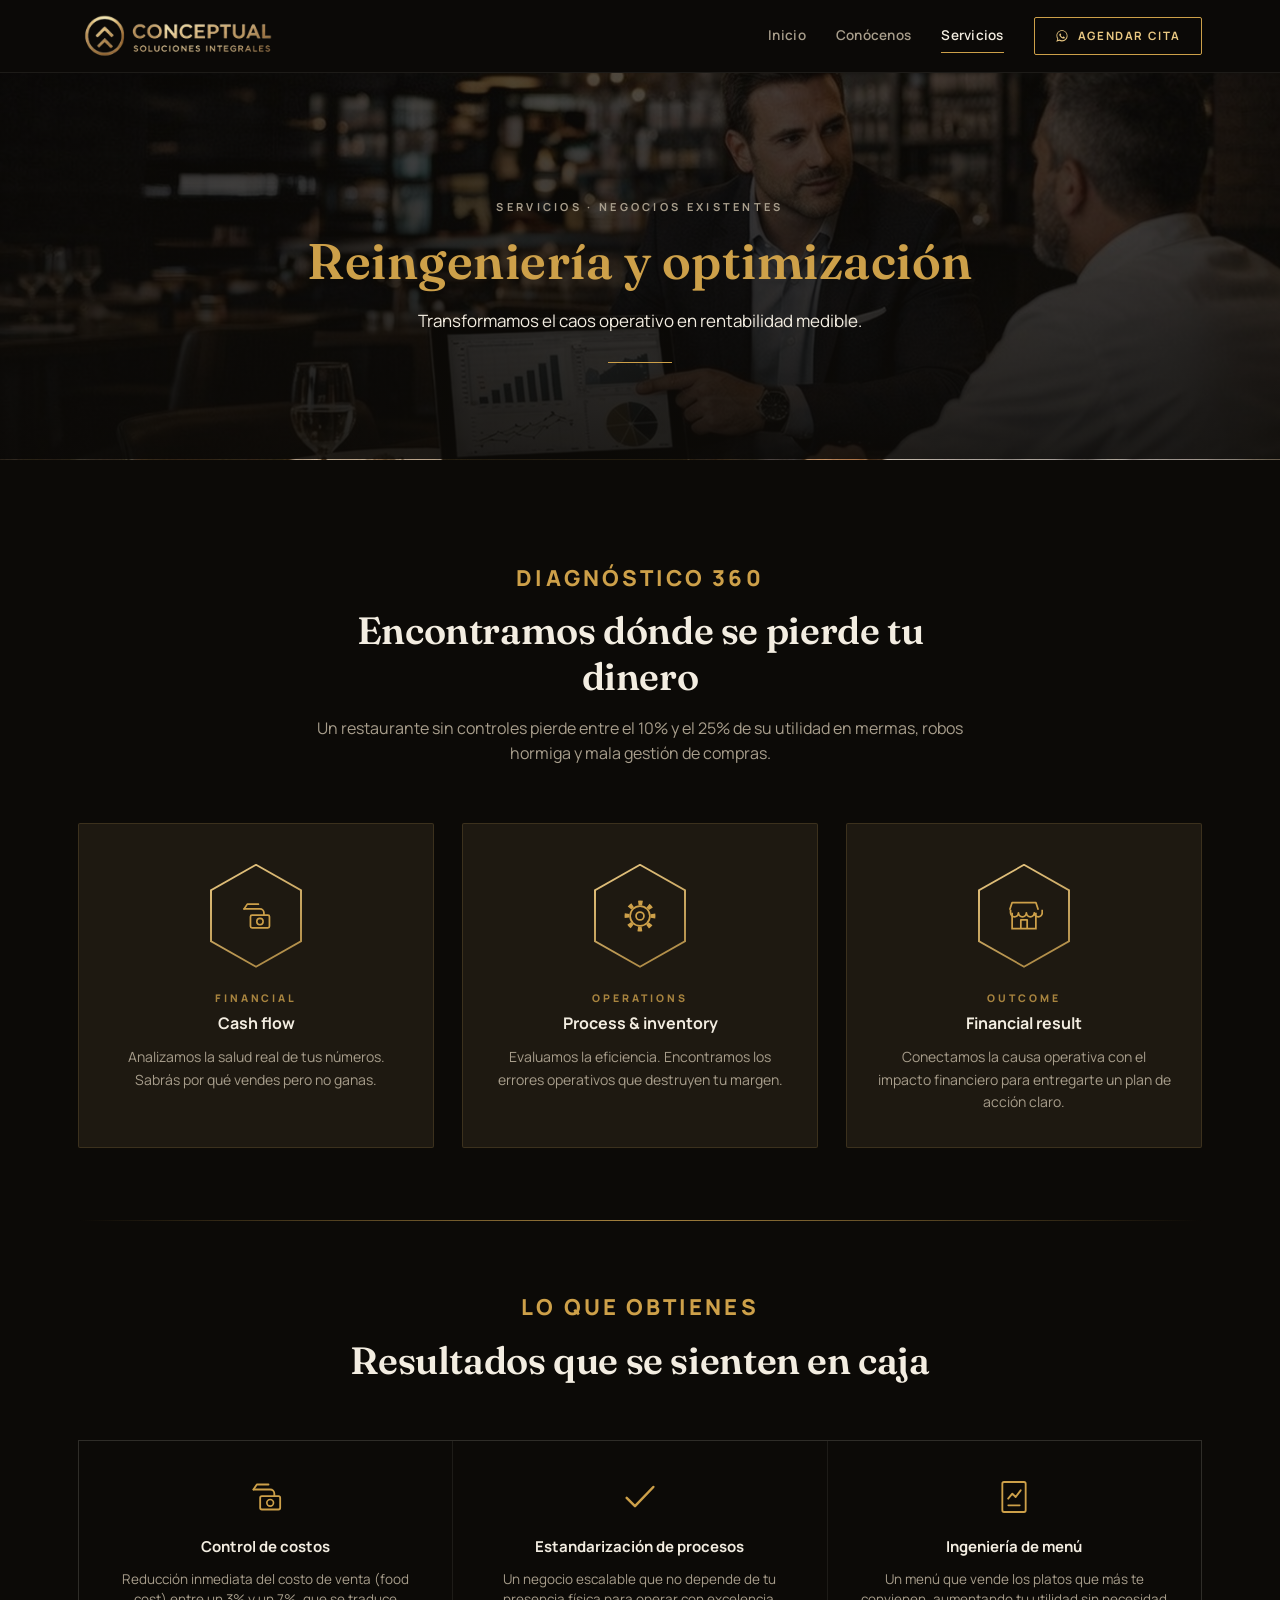
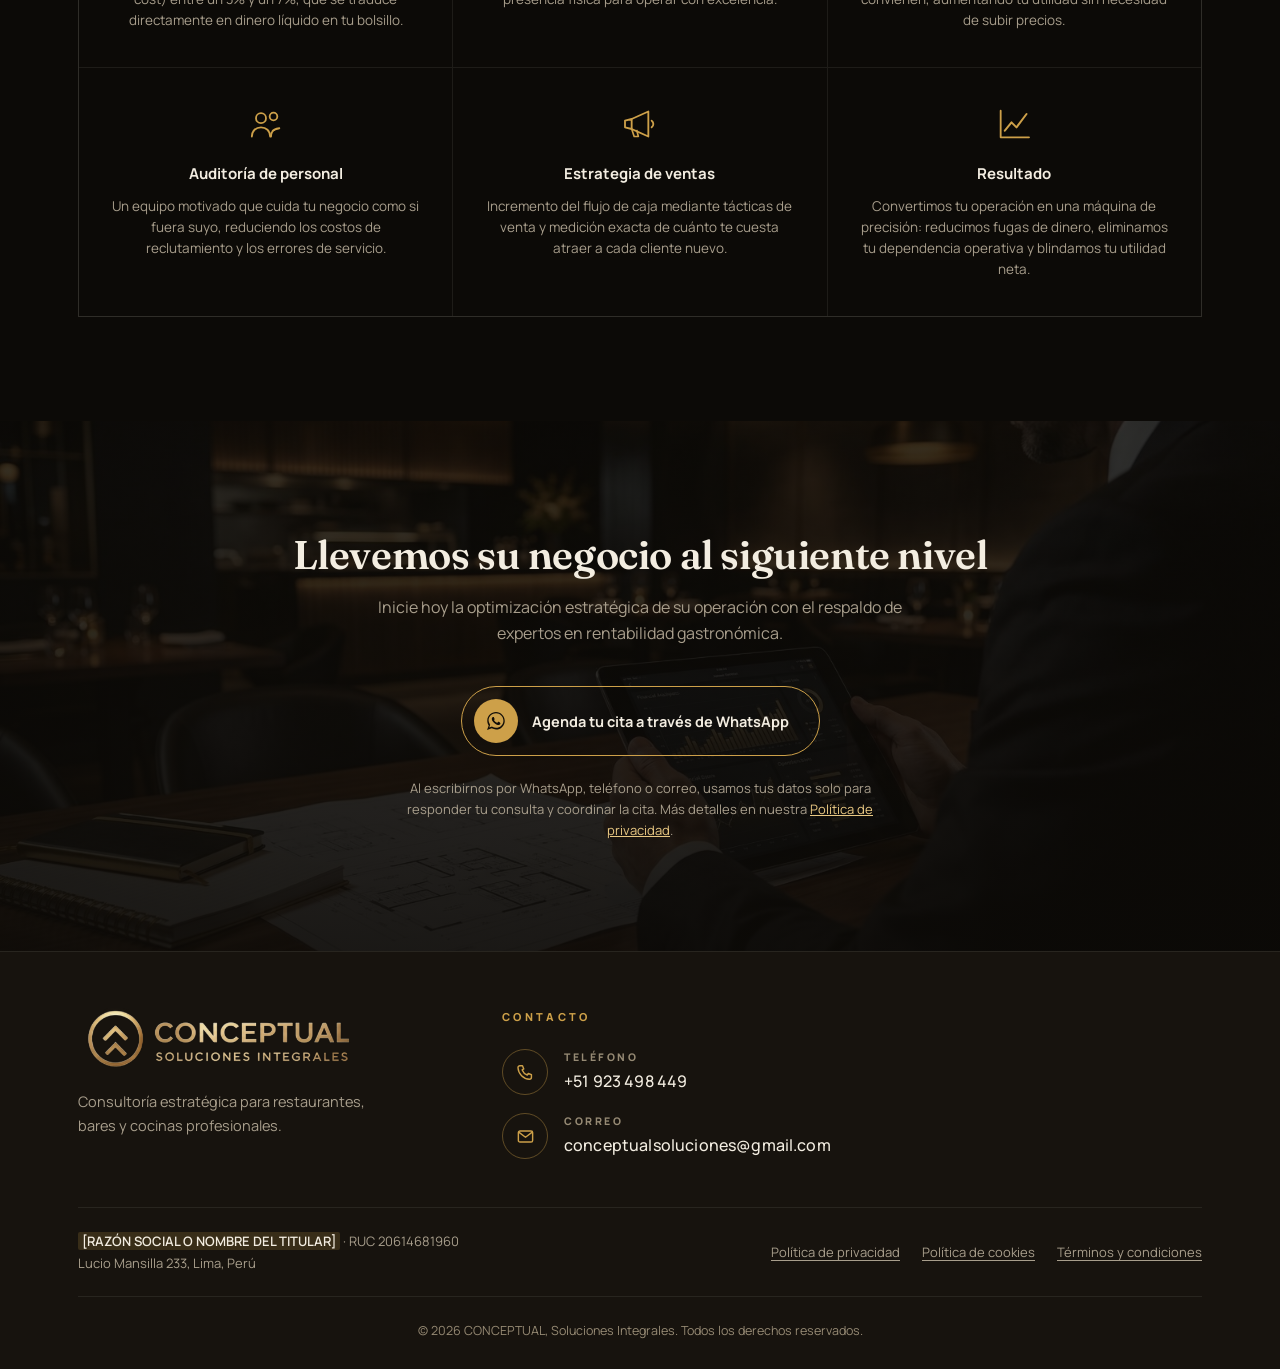
<file: negocios-existentes.html>
<!DOCTYPE html>
<html lang="es">
<head>
<meta charset="UTF-8">
<meta name="viewport" content="width=device-width, initial-scale=1, viewport-fit=cover">
<title>Negocios existentes · Conceptual Soluciones Integrales</title>
<meta name="description" content="Reingeniería y optimización de restaurantes: diagnóstico 360, control de costos, estandarización e ingeniería de menú.">
<script>document.documentElement.classList.add('js');</script>
<link rel="icon" href="logo.png">
<link rel="stylesheet" href="estilos.css">
</head>
<body data-page="servicios">

<div data-include="header"></div>

<main>
  <section class="page-hero banner-existentes">
    <div class="wrap">
      <span class="crumb"><a href="servicios.html">SERVICIOS</a> · NEGOCIOS EXISTENTES</span>
      <h1>Reingeniería y optimización</h1>
      <p>Transformamos el caos operativo en rentabilidad medible.</p>
      <div class="rule"></div>
    </div>
  </section>

  <!-- ============ DIAGNÓSTICO 360 ============ -->
  <section class="section">
    <div class="wrap">
      <div class="section-head center">
        <span class="tag">DIAGNÓSTICO 360</span>
        <h2>Encontramos dónde se pierde tu dinero</h2>
        <p>Un restaurante sin controles pierde entre el 10% y el 25% de su utilidad en mermas, robos hormiga y mala gestión de compras.</p>
      </div>

      <div class="hex-row">
        <div class="hex-card">
          <div class="hex"><span><svg viewBox="0 0 48 48"><use href="#ic-money"/></svg></span></div>
          <span class="en">FINANCIAL</span>
          <h5>Cash flow</h5>
          <p>Analizamos la salud real de tus números. Sabrás por qué vendes pero no ganas.</p>
        </div>
        <div class="hex-card">
          <div class="hex"><span><svg viewBox="0 0 48 48"><use href="#ic-gear"/></svg></span></div>
          <span class="en">OPERATIONS</span>
          <h5>Process &amp; inventory</h5>
          <p>Evaluamos la eficiencia. Encontramos los errores operativos que destruyen tu margen.</p>
        </div>
        <div class="hex-card">
          <div class="hex"><span><svg viewBox="0 0 48 48"><use href="#ic-store"/></svg></span></div>
          <span class="en">OUTCOME</span>
          <h5>Financial result</h5>
          <p>Conectamos la causa operativa con el impacto financiero para entregarte un plan de acción claro.</p>
        </div>
      </div>

      <hr class="gold-rule">

      <div class="section-head center">
        <span class="tag">LO QUE OBTIENES</span>
        <h2>Resultados que se sienten en caja</h2>
      </div>
      <div class="feat-grid">
        <div class="feat-card"><svg viewBox="0 0 48 48"><use href="#ic-money"/></svg><h5>Control de costos</h5><p>Reducción inmediata del costo de venta (food cost) entre un 3% y un 7%, que se traduce directamente en dinero líquido en tu bolsillo.</p></div>
        <div class="feat-card"><svg viewBox="0 0 48 48"><use href="#ic-check"/></svg><h5>Estandarización de procesos</h5><p>Un negocio escalable que no depende de tu presencia física para operar con excelencia.</p></div>
        <div class="feat-card"><svg viewBox="0 0 48 48"><use href="#ic-report"/></svg><h5>Ingeniería de menú</h5><p>Un menú que vende los platos que más te convienen, aumentando tu utilidad sin necesidad de subir precios.</p></div>
        <div class="feat-card"><svg viewBox="0 0 48 48"><use href="#ic-users"/></svg><h5>Auditoría de personal</h5><p>Un equipo motivado que cuida tu negocio como si fuera suyo, reduciendo los costos de reclutamiento y los errores de servicio.</p></div>
        <div class="feat-card"><svg viewBox="0 0 48 48"><use href="#ic-mega"/></svg><h5>Estrategia de ventas</h5><p>Incremento del flujo de caja mediante tácticas de venta y medición exacta de cuánto te cuesta atraer a cada cliente nuevo.</p></div>
        <div class="feat-card"><svg viewBox="0 0 48 48"><use href="#ic-chart"/></svg><h5>Resultado</h5><p>Convertimos tu operación en una máquina de precisión: reducimos fugas de dinero, eliminamos tu dependencia operativa y blindamos tu utilidad neta.</p></div>
      </div>
    </div>
  </section>
</main>

<div data-include="cta"></div>
<div data-include="footer"></div>

<script src="main.js"></script>
</body>
</html>
</file>
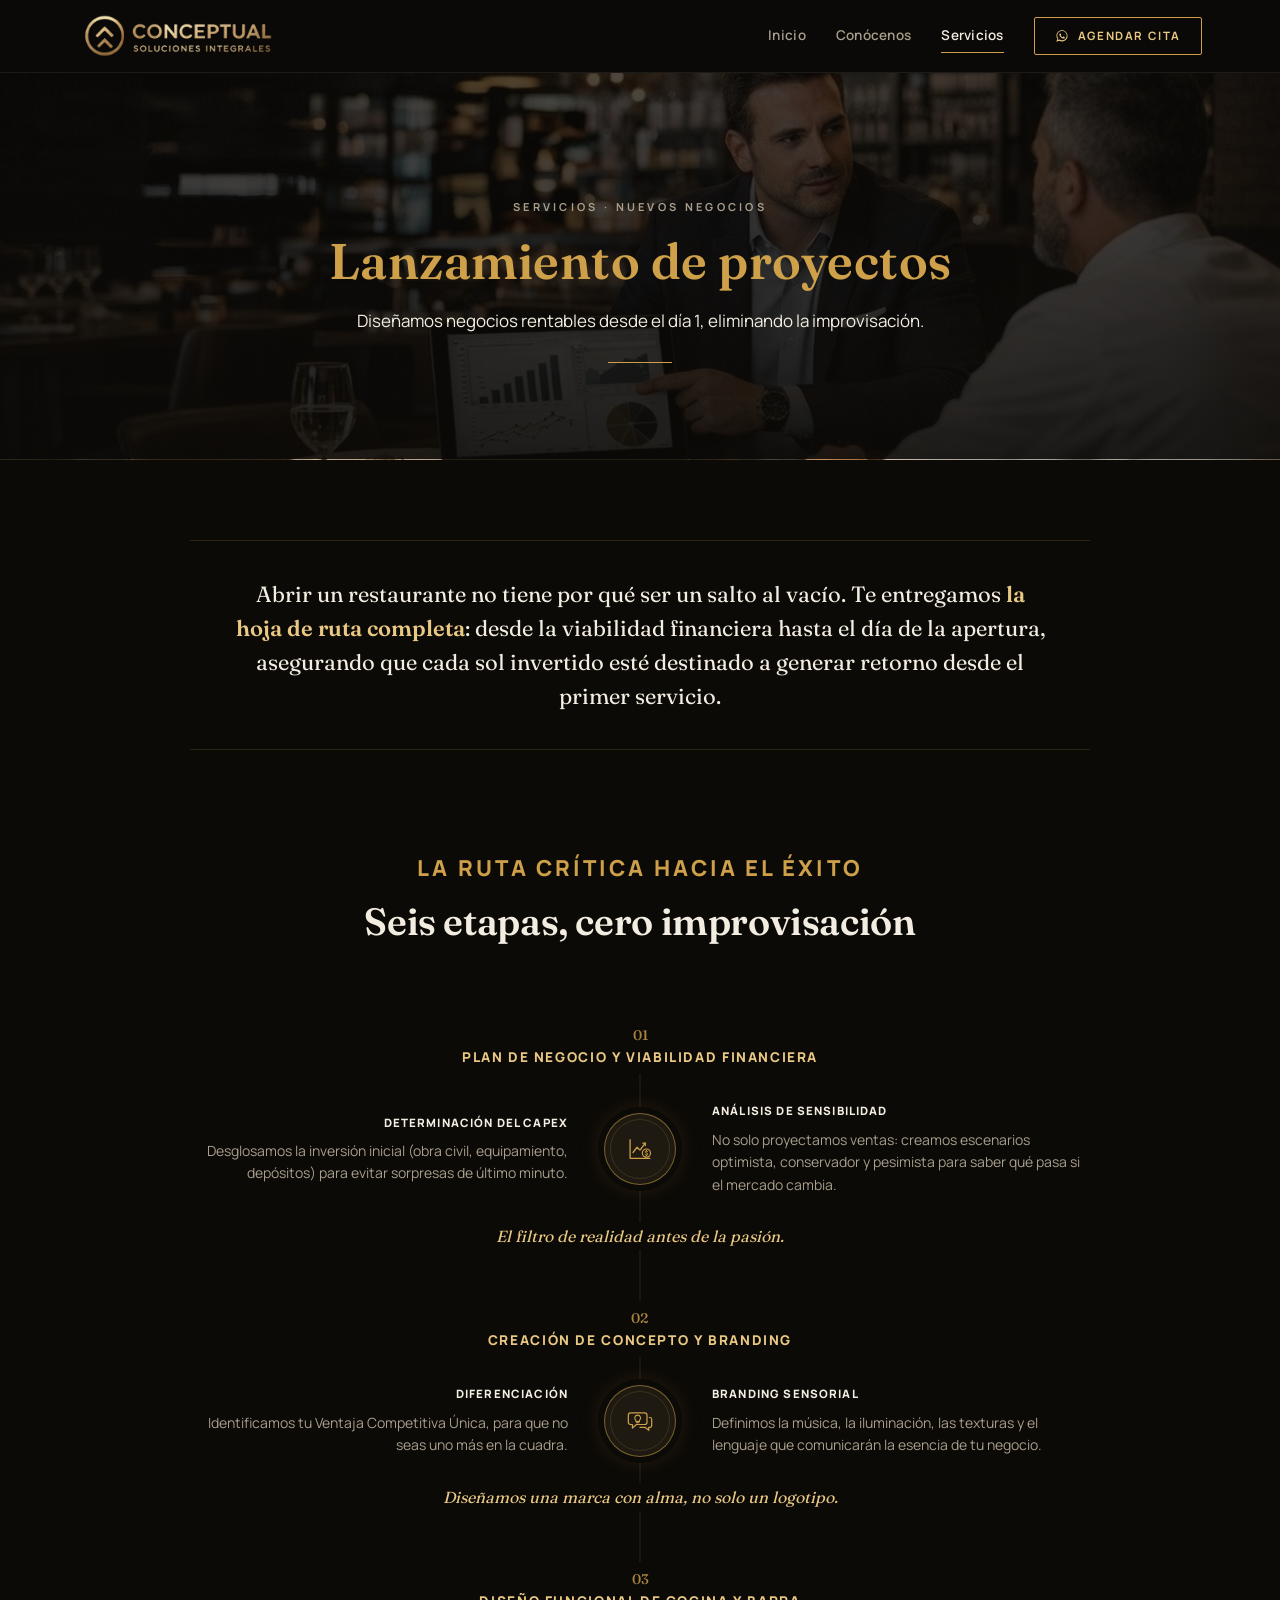
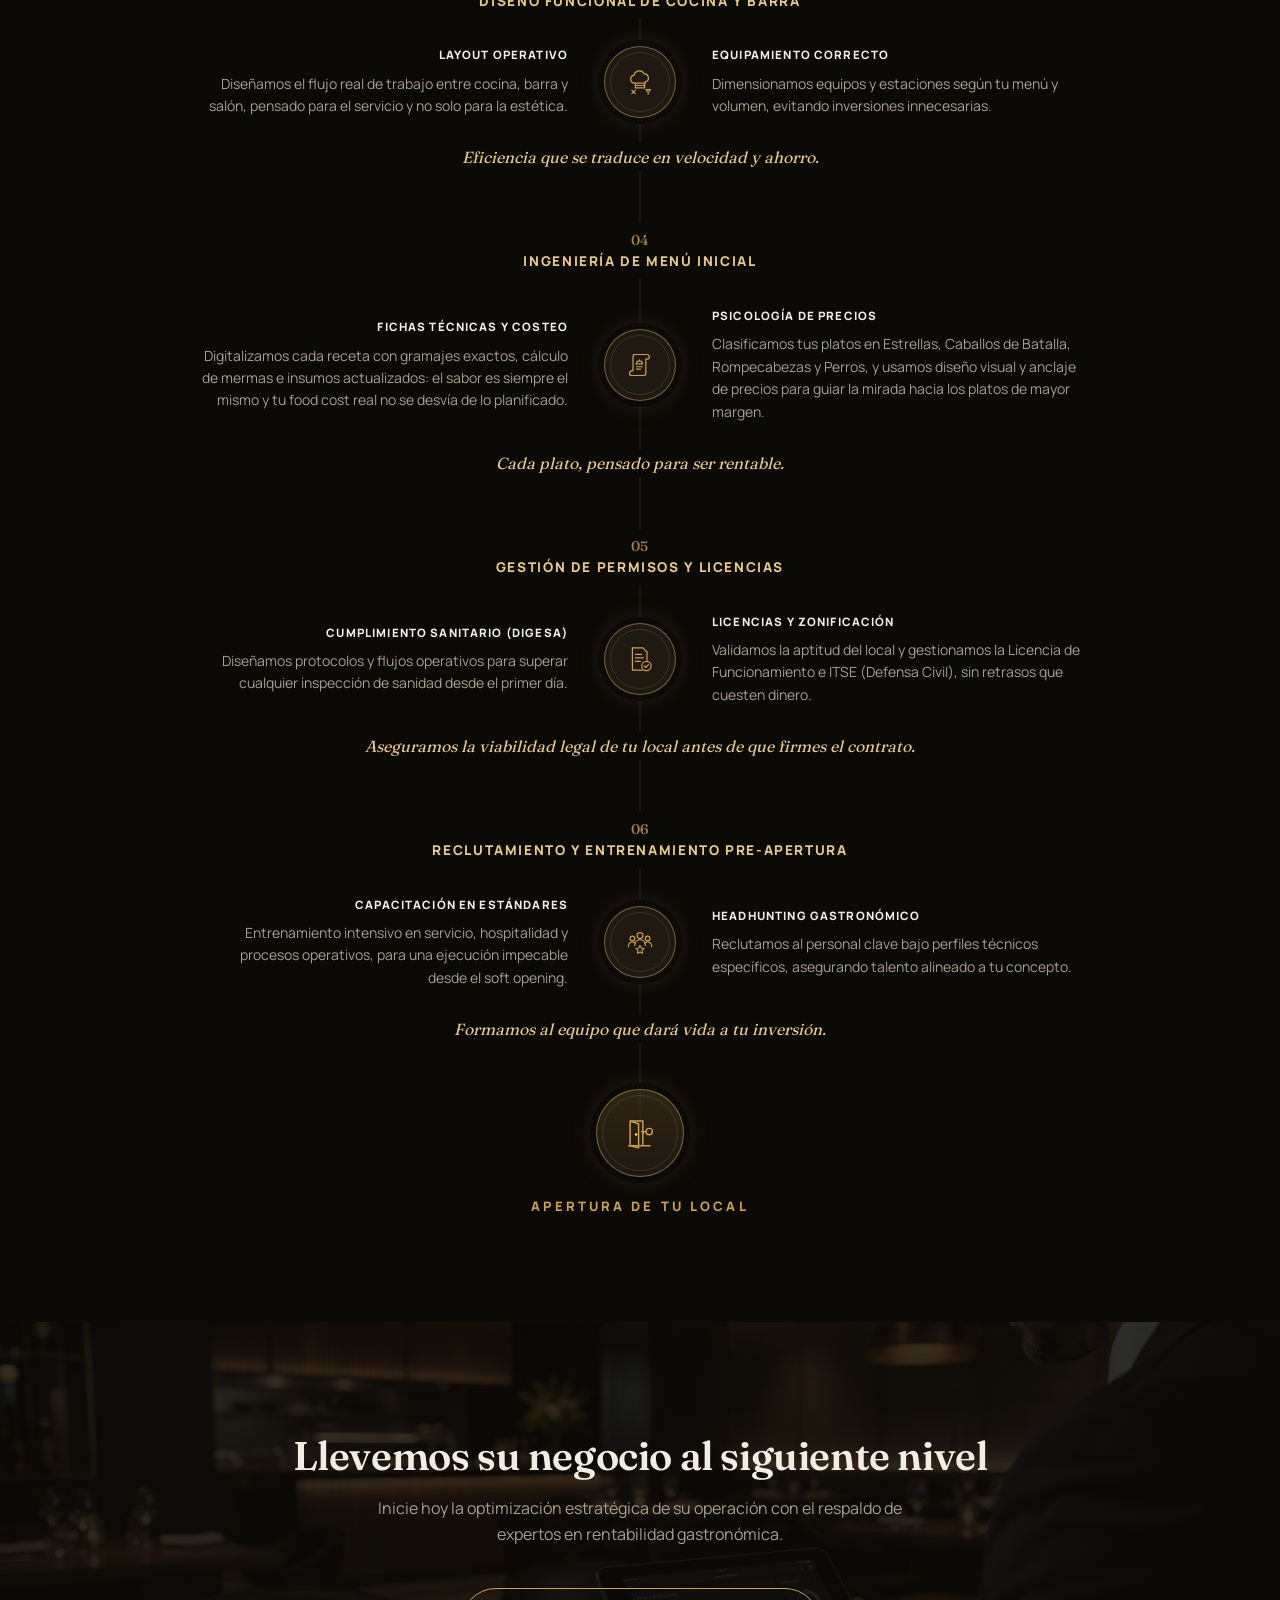
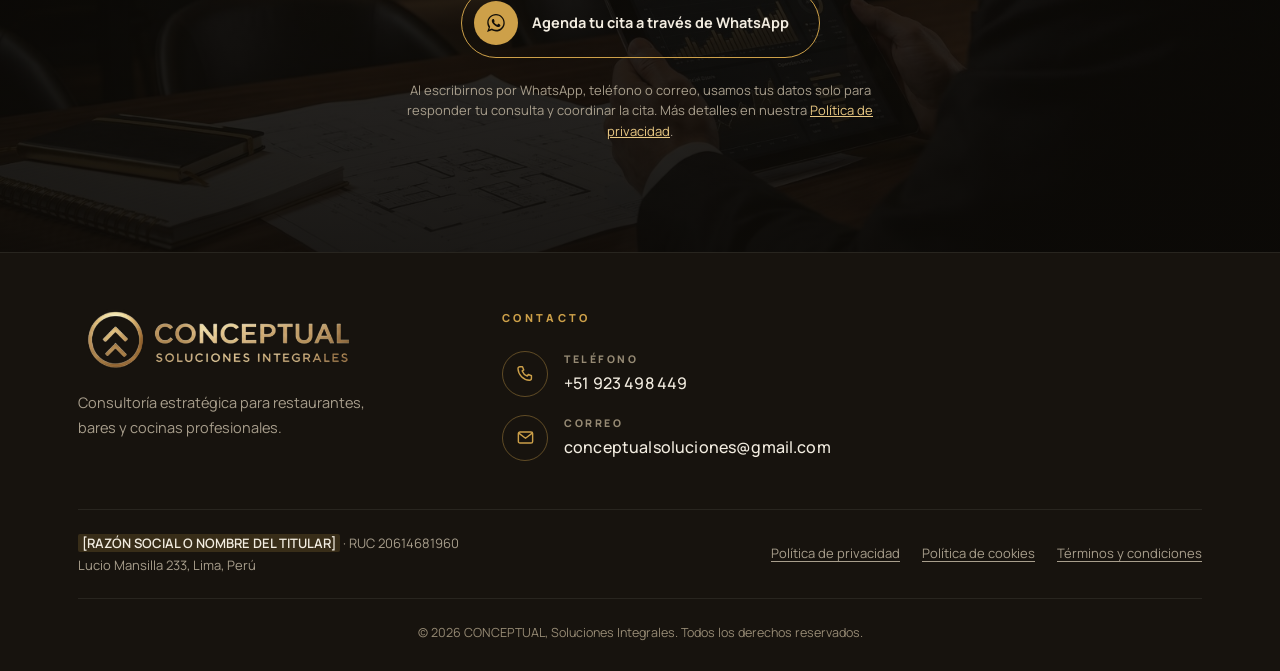
<file: nuevos-negocios.html>
<!DOCTYPE html>
<html lang="es">
<head>
<meta charset="UTF-8">
<meta name="viewport" content="width=device-width, initial-scale=1, viewport-fit=cover">
<title>Nuevos negocios · Conceptual Soluciones Integrales</title>
<meta name="description" content="Lanzamiento de proyectos gastronómicos: la ruta crítica desde la viabilidad financiera hasta el día de la apertura.">
<script>document.documentElement.classList.add('js');</script>
<link rel="icon" href="logo.png">
<link rel="stylesheet" href="estilos.css">
</head>
<body data-page="servicios">

<div data-include="header"></div>

<main>
  <section class="page-hero banner-nuevos">
    <div class="wrap">
      <span class="crumb"><a href="servicios.html">SERVICIOS</a> · NUEVOS NEGOCIOS</span>
      <h1>Lanzamiento de proyectos</h1>
      <p>Diseñamos negocios rentables desde el día 1, eliminando la improvisación.</p>
      <div class="rule"></div>
    </div>
  </section>

  <section class="section tight">
    <div class="wrap">
      <div class="callout">
        <p>Abrir un restaurante no tiene por qué ser un salto al vacío. Te entregamos <strong>la hoja de ruta completa</strong>: desde la viabilidad financiera hasta el día de la apertura, asegurando que cada sol invertido esté destinado a generar retorno desde el primer servicio.</p>
      </div>
    </div>
  </section>

  <!-- ============ RUTA CRÍTICA ============ -->
  <section class="section" style="padding-top:24px;">
    <div class="wrap">
      <div class="section-head center">
        <span class="tag">LA RUTA CRÍTICA HACIA EL ÉXITO</span>
        <h2>Seis etapas, cero improvisación</h2>
      </div>

      <div class="timeline">
        <div class="tl-step">
          <div class="tl-title"><h5><span class="n">01</span>PLAN DE NEGOCIO Y VIABILIDAD FINANCIERA</h5></div>
          <div class="tl-item">
            <div class="tl-side left"><b>DETERMINACIÓN DEL CAPEX</b>Desglosamos la inversión inicial (obra civil, equipamiento, depósitos) para evitar sorpresas de último minuto.</div>
            <div class="tl-node"><svg viewBox="0 0 48 48"><use href="#ic-chart-money"/></svg></div>
            <div class="tl-side"><b>ANÁLISIS DE SENSIBILIDAD</b>No solo proyectamos ventas: creamos escenarios optimista, conservador y pesimista para saber qué pasa si el mercado cambia.</div>
          </div>
          <p class="tl-note"><span>El filtro de realidad antes de la pasión.</span></p>
        </div>

        <div class="tl-step">
          <div class="tl-title"><h5><span class="n">02</span>CREACIÓN DE CONCEPTO Y BRANDING</h5></div>
          <div class="tl-item">
            <div class="tl-side left"><b>DIFERENCIACIÓN</b>Identificamos tu Ventaja Competitiva Única, para que no seas uno más en la cuadra.</div>
            <div class="tl-node"><svg viewBox="0 0 48 48"><use href="#ic-idea"/></svg></div>
            <div class="tl-side"><b>BRANDING SENSORIAL</b>Definimos la música, la iluminación, las texturas y el lenguaje que comunicarán la esencia de tu negocio.</div>
          </div>
          <p class="tl-note"><span>Diseñamos una marca con alma, no solo un logotipo.</span></p>
        </div>

        <div class="tl-step">
          <div class="tl-title"><h5><span class="n">03</span>DISEÑO FUNCIONAL DE COCINA Y BARRA</h5></div>
          <div class="tl-item">
            <div class="tl-side left"><b>LAYOUT OPERATIVO</b>Diseñamos el flujo real de trabajo entre cocina, barra y salón, pensado para el servicio y no solo para la estética.</div>
            <div class="tl-node"><svg viewBox="0 0 48 48"><use href="#ic-chef"/></svg></div>
            <div class="tl-side"><b>EQUIPAMIENTO CORRECTO</b>Dimensionamos equipos y estaciones según tu menú y volumen, evitando inversiones innecesarias.</div>
          </div>
          <p class="tl-note"><span>Eficiencia que se traduce en velocidad y ahorro.</span></p>
        </div>

        <div class="tl-step">
          <div class="tl-title"><h5><span class="n">04</span>INGENIERÍA DE MENÚ INICIAL</h5></div>
          <div class="tl-item">
            <div class="tl-side left"><b>FICHAS TÉCNICAS Y COSTEO</b>Digitalizamos cada receta con gramajes exactos, cálculo de mermas e insumos actualizados: el sabor es siempre el mismo y tu food cost real no se desvía de lo planificado.</div>
            <div class="tl-node"><svg viewBox="0 0 48 48"><use href="#ic-menu"/></svg></div>
            <div class="tl-side"><b>PSICOLOGÍA DE PRECIOS</b>Clasificamos tus platos en Estrellas, Caballos de Batalla, Rompecabezas y Perros, y usamos diseño visual y anclaje de precios para guiar la mirada hacia los platos de mayor margen.</div>
          </div>
          <p class="tl-note"><span>Cada plato, pensado para ser rentable.</span></p>
        </div>

        <div class="tl-step">
          <div class="tl-title"><h5><span class="n">05</span>GESTIÓN DE PERMISOS Y LICENCIAS</h5></div>
          <div class="tl-item">
            <div class="tl-side left"><b>CUMPLIMIENTO SANITARIO (DIGESA)</b>Diseñamos protocolos y flujos operativos para superar cualquier inspección de sanidad desde el primer día.</div>
            <div class="tl-node"><svg viewBox="0 0 48 48"><use href="#ic-doc-check"/></svg></div>
            <div class="tl-side"><b>LICENCIAS Y ZONIFICACIÓN</b>Validamos la aptitud del local y gestionamos la Licencia de Funcionamiento e ITSE (Defensa Civil), sin retrasos que cuesten dinero.</div>
          </div>
          <p class="tl-note"><span>Aseguramos la viabilidad legal de tu local antes de que firmes el contrato.</span></p>
        </div>

        <div class="tl-step">
          <div class="tl-title"><h5><span class="n">06</span>RECLUTAMIENTO Y ENTRENAMIENTO PRE-APERTURA</h5></div>
          <div class="tl-item">
            <div class="tl-side left"><b>CAPACITACIÓN EN ESTÁNDARES</b>Entrenamiento intensivo en servicio, hospitalidad y procesos operativos, para una ejecución impecable desde el soft opening.</div>
            <div class="tl-node"><svg viewBox="0 0 48 48"><use href="#ic-team-star"/></svg></div>
            <div class="tl-side"><b>HEADHUNTING GASTRONÓMICO</b>Reclutamos al personal clave bajo perfiles técnicos específicos, asegurando talento alineado a tu concepto.</div>
          </div>
          <p class="tl-note"><span>Formamos al equipo que dará vida a tu inversión.</span></p>
        </div>

        <div class="tl-final">
          <div class="tl-node"><svg viewBox="0 0 48 48"><use href="#ic-door"/></svg></div>
          <span>APERTURA DE TU LOCAL</span>
        </div>
      </div>
    </div>
  </section>
</main>

<div data-include="cta"></div>
<div data-include="footer"></div>

<script src="main.js"></script>
</body>
</html>
</file>
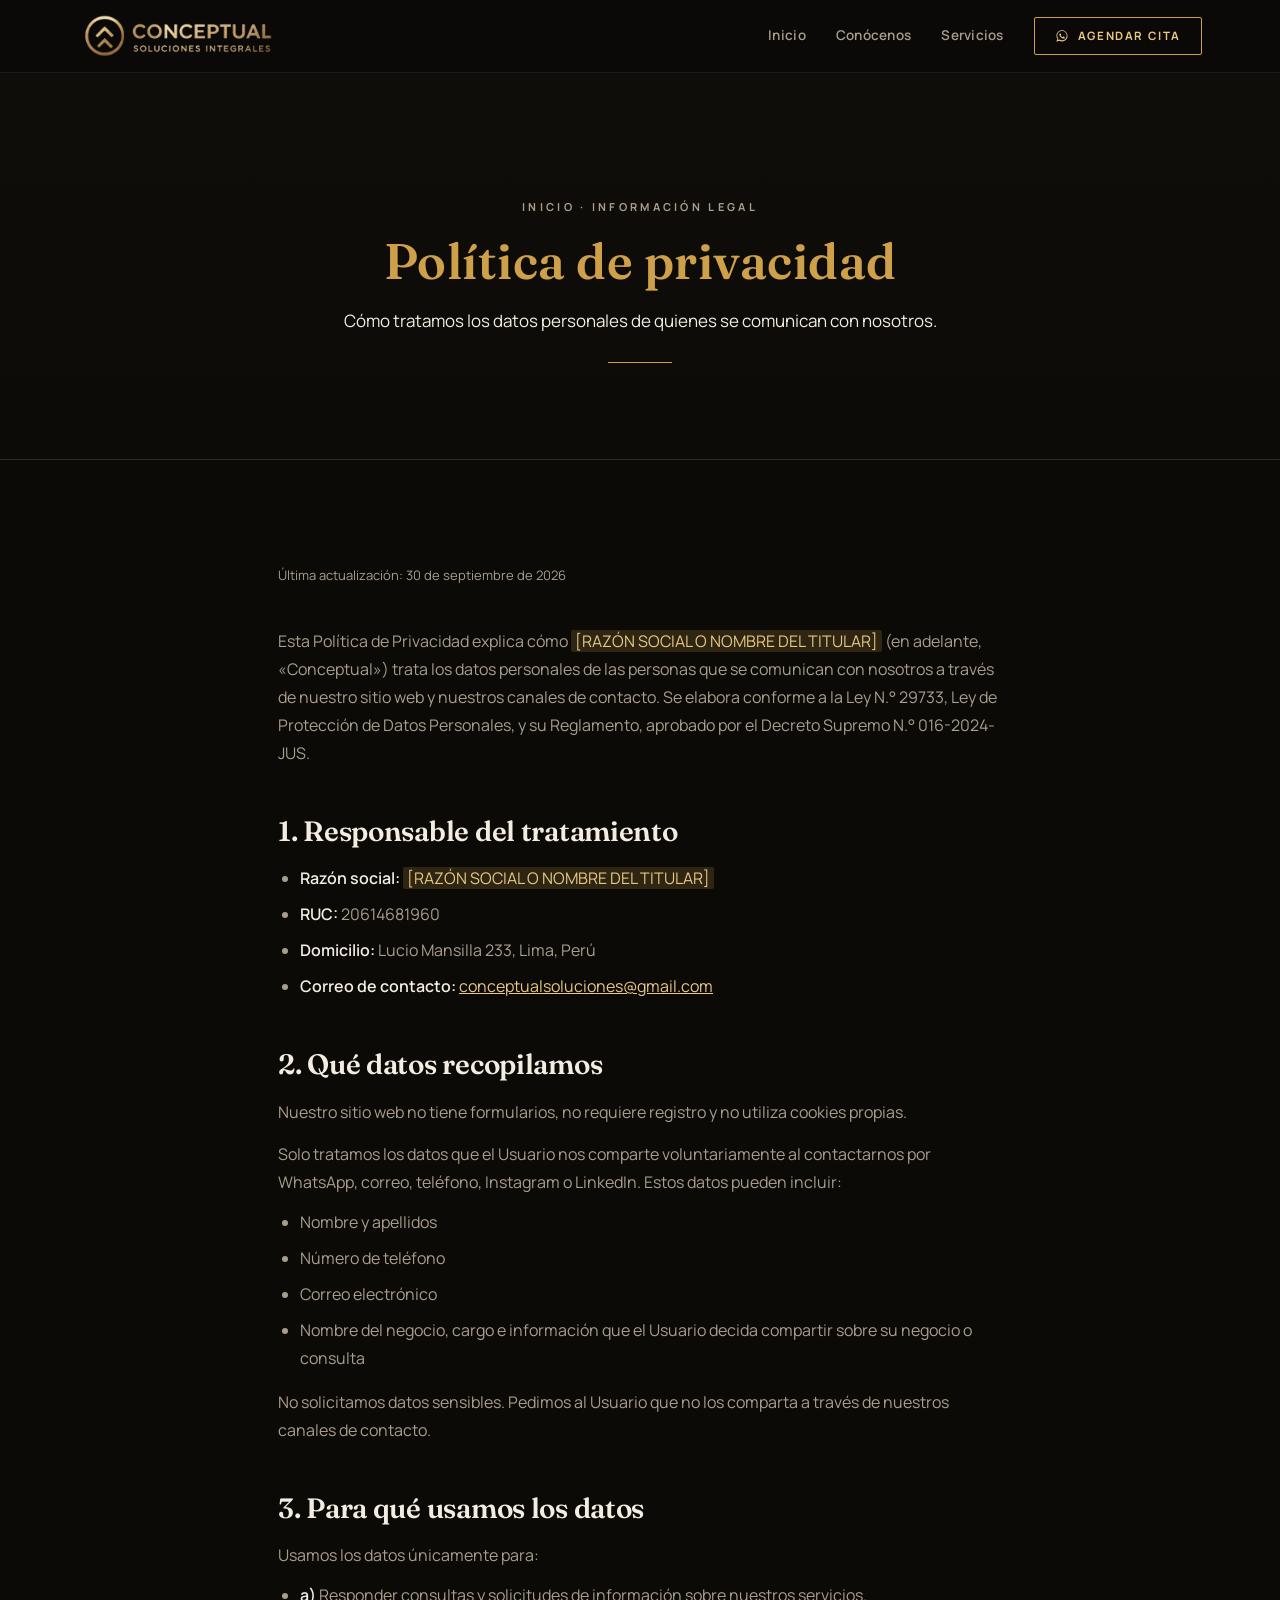
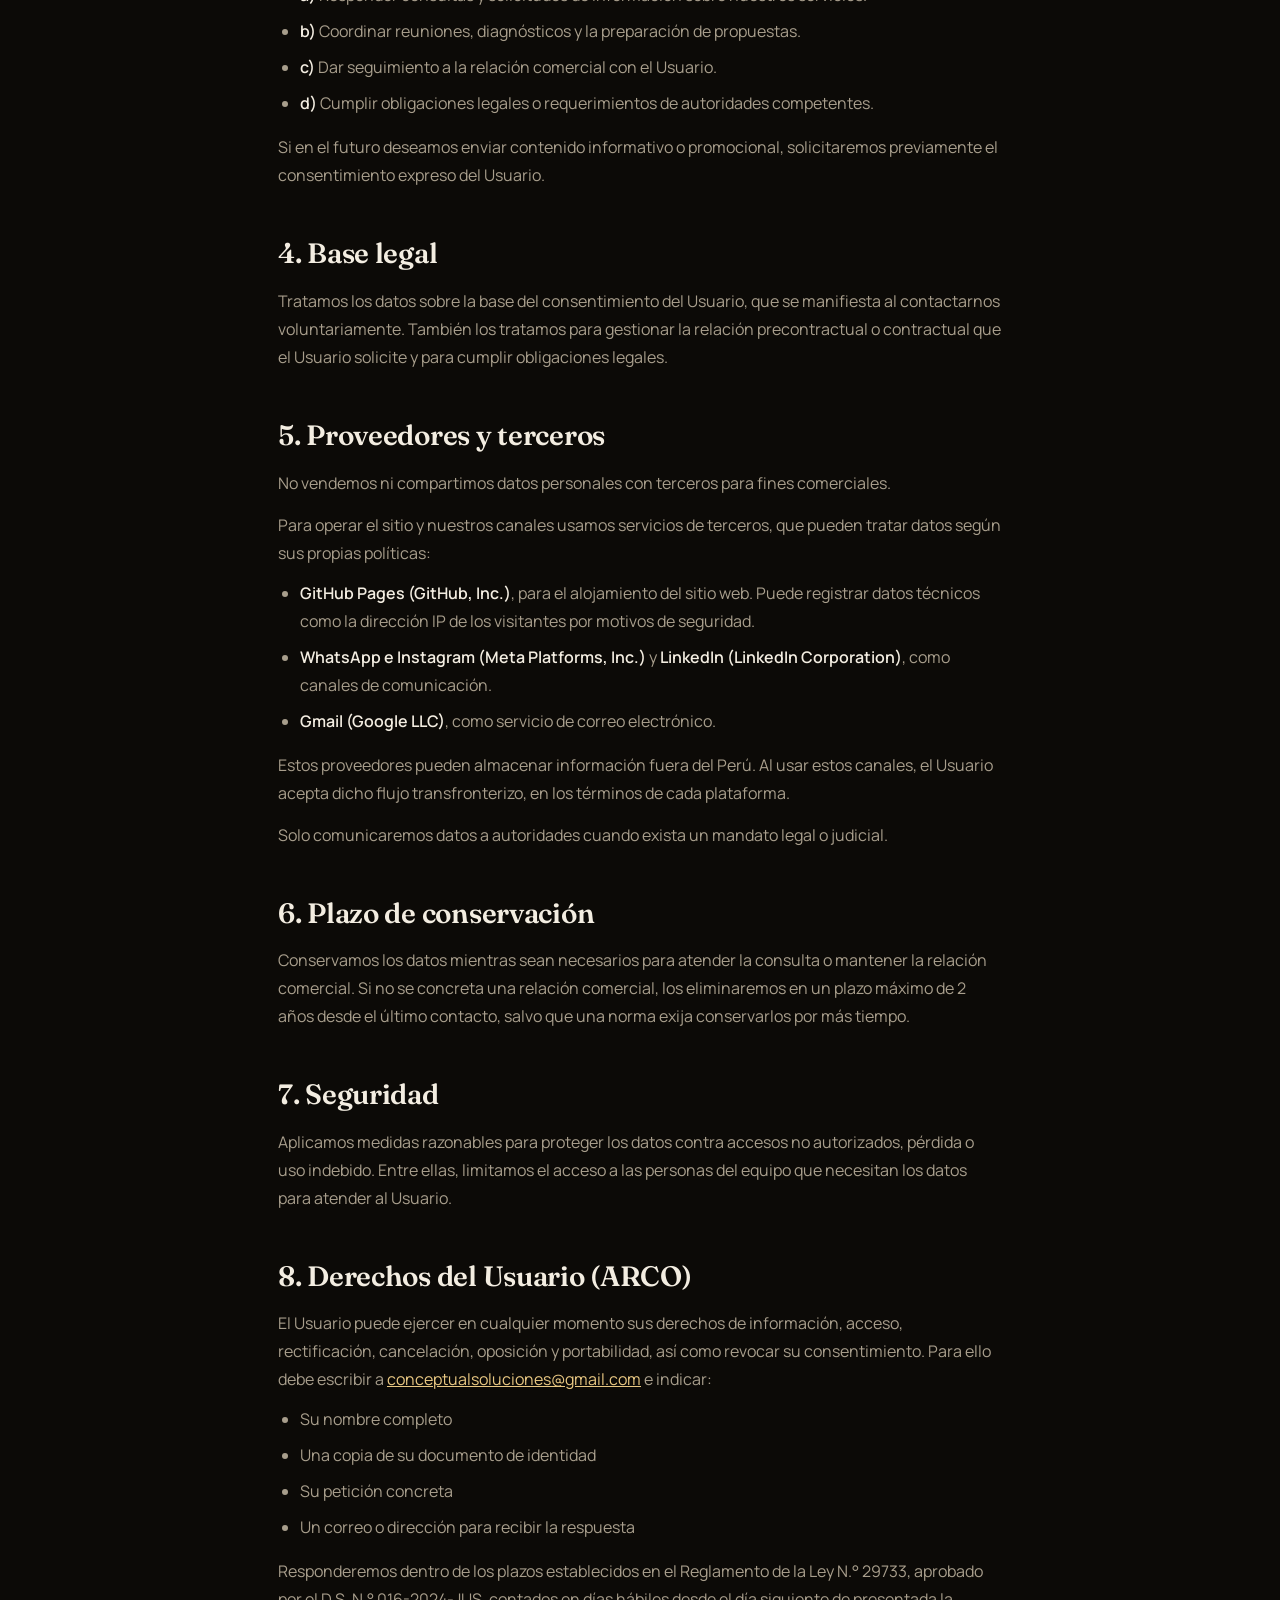
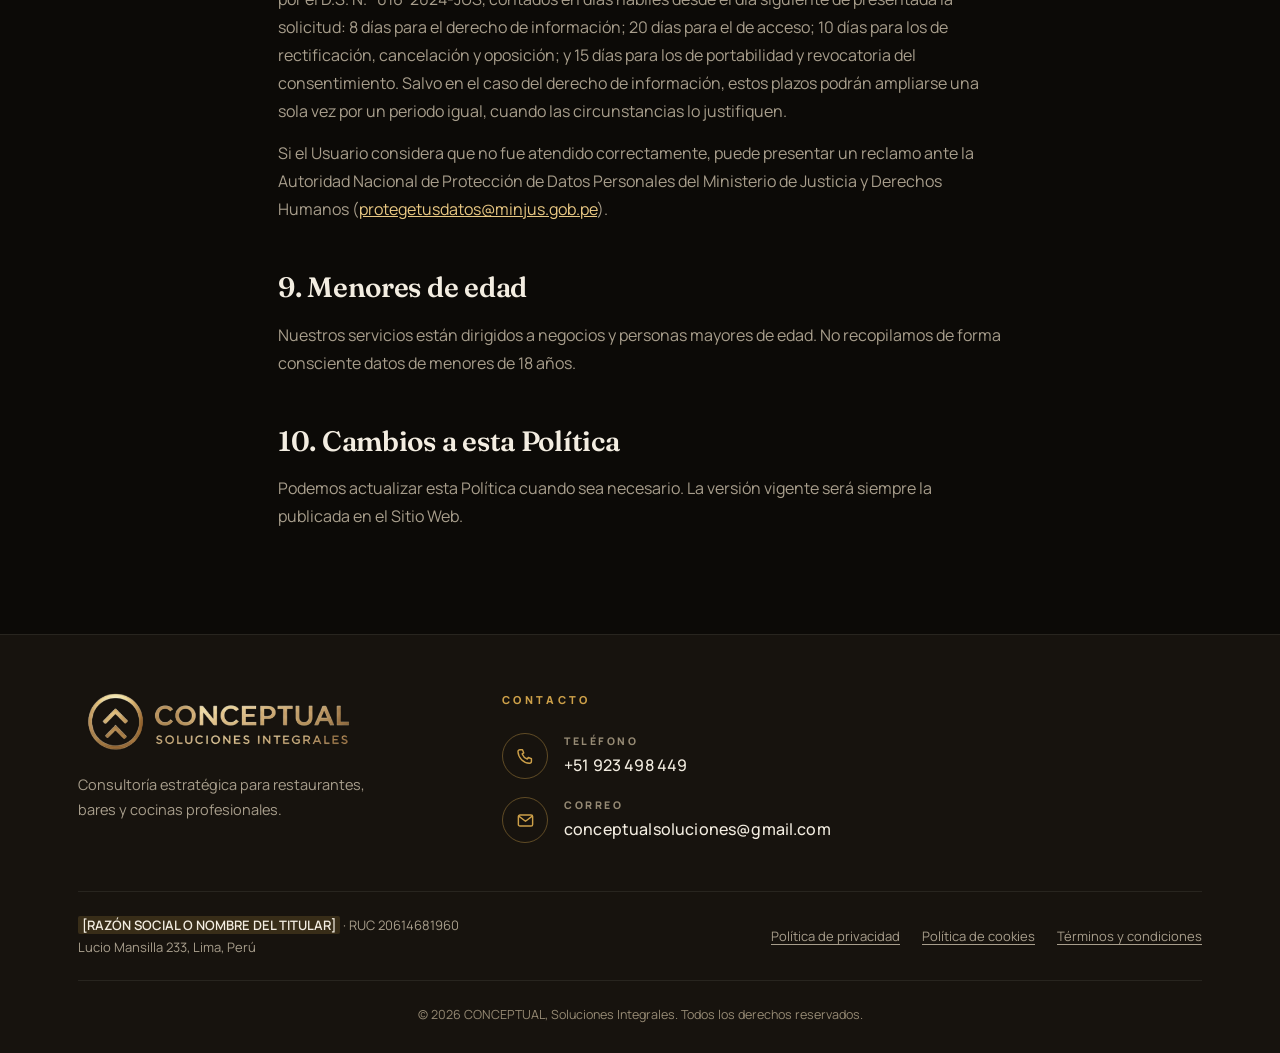
<file: privacidad.html>
<!DOCTYPE html>
<html lang="es">
<head>
<meta charset="UTF-8">
<meta name="viewport" content="width=device-width, initial-scale=1, viewport-fit=cover">
<title>Política de privacidad · Conceptual Soluciones Integrales</title>
<meta name="description" content="Cómo Conceptual Soluciones Integrales trata los datos personales de quienes se comunican con nosotros, conforme a la Ley N.° 29733.">
<script>document.documentElement.classList.add('js');</script>
<link rel="icon" href="logo.png">
<link rel="stylesheet" href="estilos.css">
</head>
<body data-page="legal">

<div data-include="header"></div>

<main>
  <section class="page-hero plain">
    <div class="wrap">
      <span class="crumb"><a href="inicio.html">INICIO</a> · INFORMACIÓN LEGAL</span>
      <h1>Política de privacidad</h1>
      <p>Cómo tratamos los datos personales de quienes se comunican con nosotros.</p>
      <div class="rule"></div>
    </div>
  </section>

  <section class="section">
    <div class="wrap legal">
      <p class="updated">Última actualización: <span data-negocio="actualizacion"></span></p>

      <p>Esta Política de Privacidad explica cómo <span data-negocio="razonSocial"></span> (en adelante, «Conceptual») trata los datos personales de las personas que se comunican con nosotros a través de nuestro sitio web y nuestros canales de contacto. Se elabora conforme a la Ley N.° 29733, Ley de Protección de Datos Personales, y su Reglamento, aprobado por el Decreto Supremo N.° 016-2024-JUS.</p>

      <h2>1. Responsable del tratamiento</h2>
      <ul>
        <li><strong>Razón social:</strong> <span data-negocio="razonSocial"></span></li>
        <li><strong>RUC:</strong> <span data-negocio="ruc"></span></li>
        <li><strong>Domicilio:</strong> <span data-negocio="direccion"></span></li>
        <li><strong>Correo de contacto:</strong> <a href="mailto:conceptualsoluciones@gmail.com">conceptualsoluciones@gmail.com</a></li>
      </ul>

      <h2>2. Qué datos recopilamos</h2>
      <p>Nuestro sitio web no tiene formularios, no requiere registro y no utiliza cookies propias.</p>
      <p>Solo tratamos los datos que el Usuario nos comparte voluntariamente al contactarnos por WhatsApp, correo, teléfono, Instagram o LinkedIn. Estos datos pueden incluir:</p>
      <ul>
        <li>Nombre y apellidos</li>
        <li>Número de teléfono</li>
        <li>Correo electrónico</li>
        <li>Nombre del negocio, cargo e información que el Usuario decida compartir sobre su negocio o consulta</li>
      </ul>
      <p>No solicitamos datos sensibles. Pedimos al Usuario que no los comparta a través de nuestros canales de contacto.</p>

      <h2>3. Para qué usamos los datos</h2>
      <p>Usamos los datos únicamente para:</p>
      <ul>
        <li><strong>a)</strong> Responder consultas y solicitudes de información sobre nuestros servicios.</li>
        <li><strong>b)</strong> Coordinar reuniones, diagnósticos y la preparación de propuestas.</li>
        <li><strong>c)</strong> Dar seguimiento a la relación comercial con el Usuario.</li>
        <li><strong>d)</strong> Cumplir obligaciones legales o requerimientos de autoridades competentes.</li>
      </ul>
      <p>Si en el futuro deseamos enviar contenido informativo o promocional, solicitaremos previamente el consentimiento expreso del Usuario.</p>

      <h2>4. Base legal</h2>
      <p>Tratamos los datos sobre la base del consentimiento del Usuario, que se manifiesta al contactarnos voluntariamente. También los tratamos para gestionar la relación precontractual o contractual que el Usuario solicite y para cumplir obligaciones legales.</p>

      <h2>5. Proveedores y terceros</h2>
      <p>No vendemos ni compartimos datos personales con terceros para fines comerciales.</p>
      <p>Para operar el sitio y nuestros canales usamos servicios de terceros, que pueden tratar datos según sus propias políticas:</p>
      <ul>
        <li><strong>GitHub Pages (GitHub, Inc.)</strong>, para el alojamiento del sitio web. Puede registrar datos técnicos como la dirección IP de los visitantes por motivos de seguridad.</li>
        <li><strong>WhatsApp e Instagram (Meta Platforms, Inc.)</strong> y <strong>LinkedIn (LinkedIn Corporation)</strong>, como canales de comunicación.</li>
        <li><strong>Gmail (Google LLC)</strong>, como servicio de correo electrónico.</li>
      </ul>
      <p>Estos proveedores pueden almacenar información fuera del Perú. Al usar estos canales, el Usuario acepta dicho flujo transfronterizo, en los términos de cada plataforma.</p>
      <p>Solo comunicaremos datos a autoridades cuando exista un mandato legal o judicial.</p>

      <h2>6. Plazo de conservación</h2>
      <p>Conservamos los datos mientras sean necesarios para atender la consulta o mantener la relación comercial. Si no se concreta una relación comercial, los eliminaremos en un plazo máximo de 2 años desde el último contacto, salvo que una norma exija conservarlos por más tiempo.</p>

      <h2>7. Seguridad</h2>
      <p>Aplicamos medidas razonables para proteger los datos contra accesos no autorizados, pérdida o uso indebido. Entre ellas, limitamos el acceso a las personas del equipo que necesitan los datos para atender al Usuario.</p>

      <h2>8. Derechos del Usuario (ARCO)</h2>
      <p>El Usuario puede ejercer en cualquier momento sus derechos de información, acceso, rectificación, cancelación, oposición y portabilidad, así como revocar su consentimiento. Para ello debe escribir a <a href="mailto:conceptualsoluciones@gmail.com">conceptualsoluciones@gmail.com</a> e indicar:</p>
      <ul>
        <li>Su nombre completo</li>
        <li>Una copia de su documento de identidad</li>
        <li>Su petición concreta</li>
        <li>Un correo o dirección para recibir la respuesta</li>
      </ul>
      <p>Responderemos dentro de los plazos establecidos en el Reglamento de la Ley N.° 29733, aprobado por el D.S. N.° 016-2024-JUS, contados en días hábiles desde el día siguiente de presentada la solicitud: 8 días para el derecho de información; 20 días para el de acceso; 10 días para los de rectificación, cancelación y oposición; y 15 días para los de portabilidad y revocatoria del consentimiento. Salvo en el caso del derecho de información, estos plazos podrán ampliarse una sola vez por un periodo igual, cuando las circunstancias lo justifiquen.</p>
      <p>Si el Usuario considera que no fue atendido correctamente, puede presentar un reclamo ante la Autoridad Nacional de Protección de Datos Personales del Ministerio de Justicia y Derechos Humanos (<a href="mailto:protegetusdatos@minjus.gob.pe">protegetusdatos@minjus.gob.pe</a>).</p>

      <h2>9. Menores de edad</h2>
      <p>Nuestros servicios están dirigidos a negocios y personas mayores de edad. No recopilamos de forma consciente datos de menores de 18 años.</p>

      <h2>10. Cambios a esta Política</h2>
      <p>Podemos actualizar esta Política cuando sea necesario. La versión vigente será siempre la publicada en el Sitio Web.</p>
    </div>
  </section>
</main>

<div data-include="footer"></div>

<script src="main.js"></script>
</body>
</html>
</file>
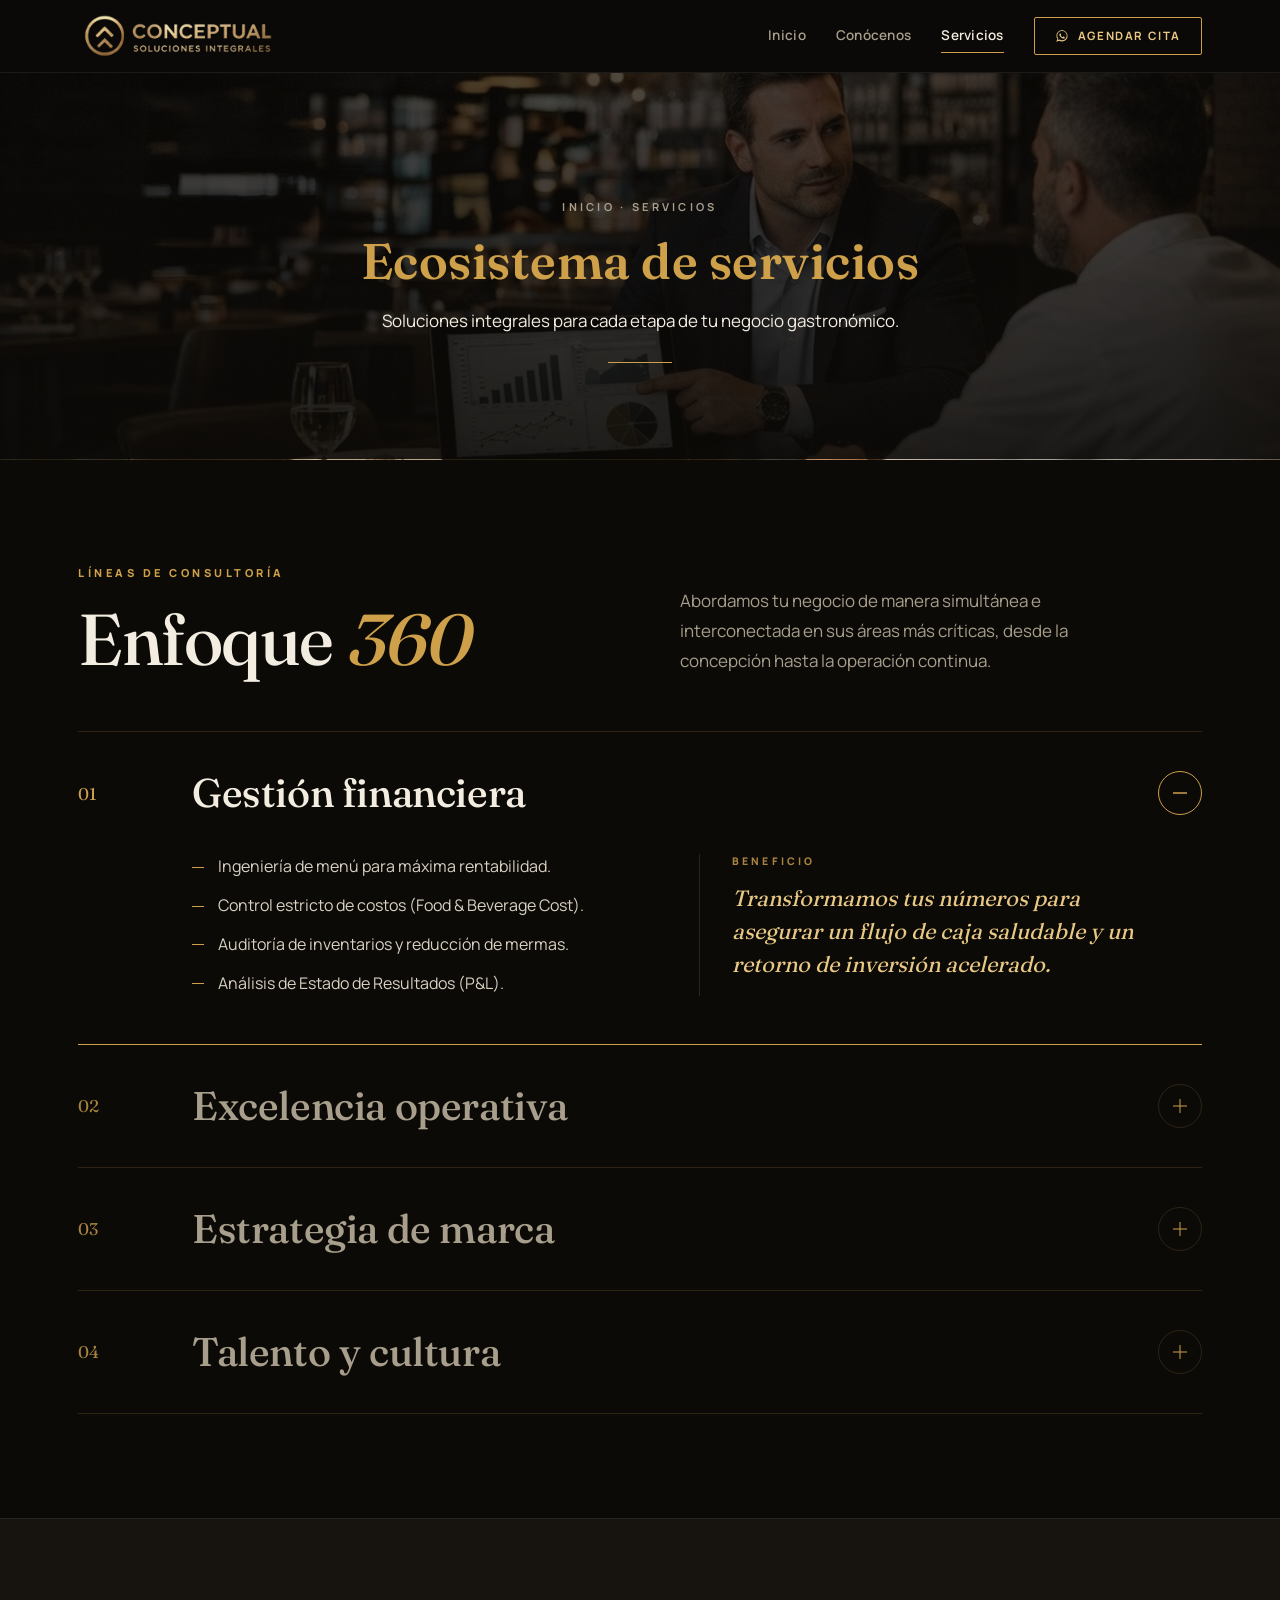
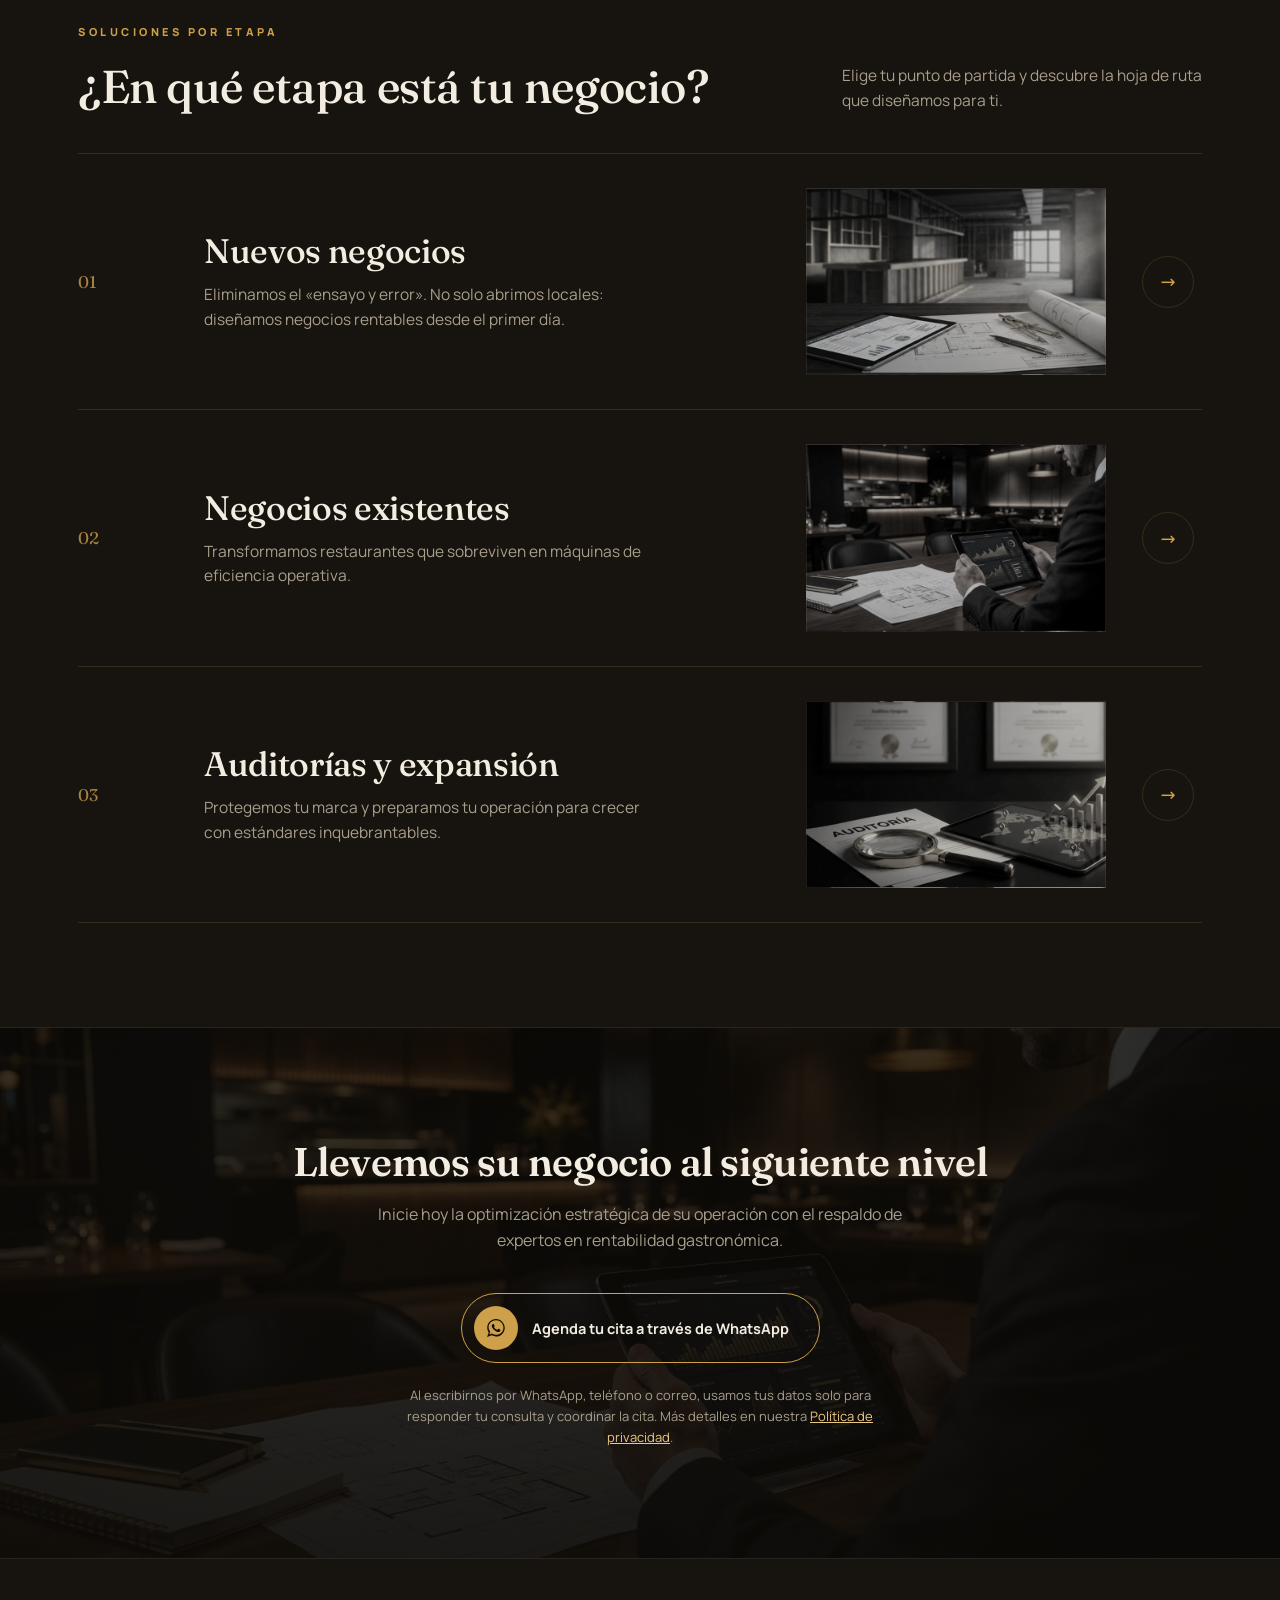
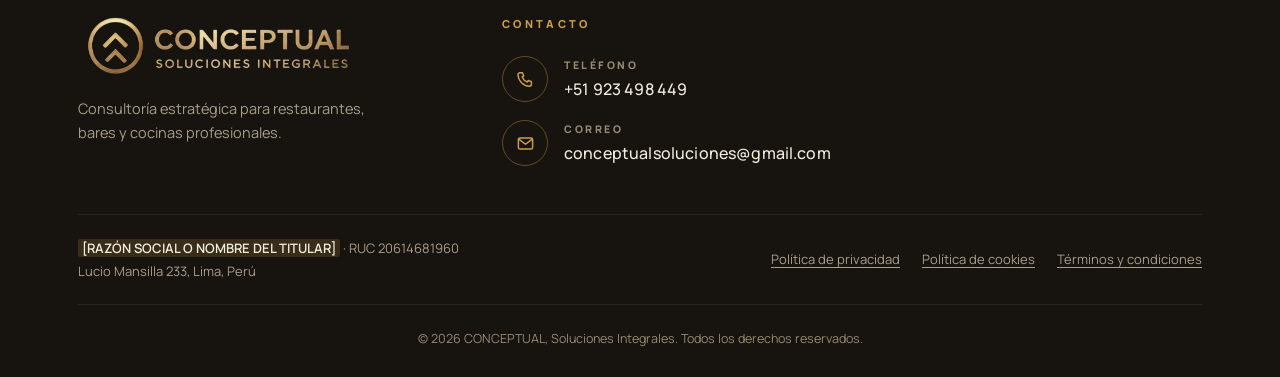
<file: servicios.html>
<!DOCTYPE html>
<html lang="es">
<head>
<meta charset="UTF-8">
<meta name="viewport" content="width=device-width, initial-scale=1, viewport-fit=cover">
<title>Servicios · Conceptual Soluciones Integrales</title>
<meta name="description" content="Líneas de consultoría con Enfoque 360: gestión financiera, excelencia operativa, estrategia de marca y talento.">
<script>document.documentElement.classList.add('js');</script>
<link rel="icon" href="logo.png">
<link rel="stylesheet" href="estilos.css">
<style>
/* ===== Propuesta de servicios: versión editorial minimalista ===== */

/* intro en dos columnas */
.sv-intro{display:grid; grid-template-columns:1fr 1fr; gap:80px; align-items:end; padding-bottom:56px; border-bottom:1px solid var(--line);}
.sv-eyebrow{display:block; font-size:11px; letter-spacing:.32em; color:var(--gold); font-weight:800; margin-bottom:22px;}
.sv-intro h2{font-size:clamp(40px,6vw,72px); line-height:1; color:var(--cream); font-weight:500; letter-spacing:-.02em;}
.sv-intro h2 em{font-style:italic; color:var(--gold);}
.sv-intro p{color:var(--muted); font-size:17px; line-height:1.75; max-width:460px;}

/* enfoque 360 como acordeón editorial */
.sv-list{list-style:none; margin:0; padding:0;}
.sv-item{border-bottom:1px solid var(--line); position:relative;}
.sv-item::after{
  content:""; position:absolute; left:0; bottom:-1px; height:1px; width:100%; background:var(--gold);
  transform:scaleX(0); transform-origin:left; transition:transform .8s var(--ease);
}
.sv-item.open::after{transform:scaleX(1);}
.sv-head{
  width:100%; display:grid; grid-template-columns:90px 1fr auto; align-items:center; gap:24px;
  background:none; border:0; padding:38px 0; cursor:pointer; text-align:left; color:inherit; font:inherit;
}
.sv-num{font-family:var(--serif); font-size:17px; color:var(--gold-dim); transition:color .4s ease;}
.sv-title{font-family:var(--serif); font-size:clamp(24px,3.4vw,40px); line-height:1.15; font-weight:500; color:var(--muted); letter-spacing:-.01em; transition:color .4s ease, transform .6s var(--ease);}
.sv-toggle{
  width:44px; height:44px; border:1px solid var(--line); border-radius:50%; position:relative; flex:none;
  transition:border-color .4s ease, transform .6s var(--ease);
}
.sv-toggle::before, .sv-toggle::after{content:""; position:absolute; left:50%; top:50%; width:14px; height:1px; background:var(--gold); transform:translate(-50%,-50%);}
.sv-toggle::after{transform:translate(-50%,-50%) rotate(90deg); transition:transform .4s var(--ease);}
.sv-head:hover .sv-title{color:var(--cream); transform:translateX(6px);}
.sv-head:hover .sv-toggle{border-color:var(--gold);}
.sv-item.open .sv-num{color:var(--gold);}
.sv-item.open .sv-title{color:var(--cream);}
.sv-item.open .sv-toggle{border-color:var(--gold); transform:rotate(180deg);}
.sv-item.open .sv-toggle::after{transform:translate(-50%,-50%) rotate(0deg);}

.sv-body{display:grid; grid-template-rows:0fr; transition:grid-template-rows .6s var(--ease);}
.sv-item.open .sv-body{grid-template-rows:1fr;}
.sv-body > div{overflow:hidden;}
.sv-content{display:grid; grid-template-columns:90px 1fr 1fr; gap:24px; padding:0 68px 48px 0;}
.sv-content ul{grid-column:2; list-style:none; margin:0; padding:0; display:flex; flex-direction:column; gap:14px;}
.sv-content li{position:relative; padding-left:26px; color:#d9d1c2; font-size:16px; line-height:1.55;}
.sv-content li::before{content:""; position:absolute; left:0; top:.78em; width:12px; height:1px; background:var(--gold);}
.sv-benefit{grid-column:3; margin-left:24px; font-family:var(--serif); font-style:italic; font-size:clamp(19px,1.8vw,22px); line-height:1.5; color:var(--gold-brt); padding-left:32px; border-left:1px solid var(--line);}
.sv-benefit span{display:block; font-family:var(--sans); font-style:normal; font-size:10.5px; letter-spacing:.3em; font-weight:800; color:var(--gold-dim); margin-bottom:12px;}

/* líneas de servicio como índice con imagen */
.sv-lines-head{display:flex; justify-content:space-between; align-items:end; gap:40px; margin-bottom:40px;}
.sv-lines-head h2{font-size:clamp(30px,4vw,46px); line-height:1.1; color:var(--cream); font-weight:500; letter-spacing:-.01em;}
.sv-lines-head p{color:var(--muted); max-width:360px; font-size:15.5px;}
.sv-lines{border-top:1px solid var(--line);}
.sv-line{
  display:grid; grid-template-columns:90px 1fr 300px 60px; align-items:center; gap:36px;
  padding:34px 0; border-bottom:1px solid var(--line); text-decoration:none; color:inherit; position:relative;
}
.sv-line::before{
  content:""; position:absolute; inset:0 -28px; background:linear-gradient(90deg, rgba(205,160,73,0.07), transparent 70%);
  opacity:0; transition:opacity .5s ease; pointer-events:none;
}
.sv-line .sv-num{font-size:17px;}
.sv-line h3{font-size:clamp(24px,2.8vw,34px); font-weight:500; color:var(--cream); margin-bottom:10px; transition:color .4s ease;}
.sv-line p{color:var(--muted); font-size:15.5px; max-width:460px;}
.sv-line .thumb{
  aspect-ratio:16/10; background-size:cover; background-position:center; border:1px solid var(--line);
  filter:grayscale(.85) brightness(.75); transition:filter .7s ease, transform .9s var(--ease);
}
.sv-line .go{
  width:52px; height:52px; border:1px solid var(--line); border-radius:50%; display:flex; align-items:center; justify-content:center;
  color:var(--gold); font-size:18px; transition:background .4s ease, color .4s ease, border-color .4s ease, transform .5s var(--ease);
}
.sv-line:hover::before{opacity:1;}
.sv-line:hover h3{color:var(--gold-brt);}
.sv-line:hover .thumb{filter:none; transform:scale(1.03);}
.sv-line:hover .go{background:var(--gold); color:#100d08; border-color:var(--gold); transform:translateX(4px);}
.thumb.t-nuevos{background-image:var(--img-nuevos);}
.thumb.t-existentes{background-image:var(--img-existentes);}
.thumb.t-expansion{background-image:var(--img-expansion);}

@media (max-width:900px){
  .sv-intro{grid-template-columns:1fr; gap:28px;}
  .sv-head{grid-template-columns:44px 1fr auto; gap:14px; padding:28px 0;}
  .sv-content{grid-template-columns:1fr; gap:28px; padding:0 0 36px;}
  .sv-content ul, .sv-benefit{grid-column:1; margin-left:0;}
  .sv-benefit{padding-left:22px;}
  .sv-lines-head{flex-direction:column; align-items:flex-start; gap:14px;}
  .sv-line{grid-template-columns:1fr; gap:18px; padding:30px 0;}
  .sv-line .thumb{order:-1; filter:none;}
  .sv-line .go{display:none;}
  .sv-line::before{display:none;}
}
</style>
</head>
<body data-page="servicios">

<div data-include="header"></div>

<main>
  <section class="page-hero banner-servicios">
    <div class="wrap">
      <span class="crumb"><a href="inicio.html">INICIO</a> · SERVICIOS</span>
      <h1>Ecosistema de servicios</h1>
      <p>Soluciones integrales para cada etapa de tu negocio gastronómico.</p>
      <div class="rule"></div>
    </div>
  </section>

  <!-- ============ ENFOQUE 360 ============ -->
  <section class="section">
    <div class="wrap">
      <div class="sv-intro reveal">
        <div>
          <span class="sv-eyebrow">LÍNEAS DE CONSULTORÍA</span>
          <h2>Enfoque <em>360</em></h2>
        </div>
        <p>Abordamos tu negocio de manera simultánea e interconectada en sus áreas más críticas, desde la concepción hasta la operación continua.</p>
      </div>

      <ul class="sv-list">
        <li class="sv-item open reveal">
          <button class="sv-head" aria-expanded="true" aria-controls="sv-fin">
            <span class="sv-num">01</span><span class="sv-title">Gestión financiera</span><span class="sv-toggle" aria-hidden="true"></span>
          </button>
          <div class="sv-body" id="sv-fin"><div>
            <div class="sv-content">
              <ul>
                <li>Ingeniería de menú para máxima rentabilidad.</li>
                <li>Control estricto de costos (Food &amp; Beverage Cost).</li>
                <li>Auditoría de inventarios y reducción de mermas.</li>
                <li>Análisis de Estado de Resultados (P&amp;L).</li>
              </ul>
              <p class="sv-benefit"><span>BENEFICIO</span>Transformamos tus números para asegurar un flujo de caja saludable y un retorno de inversión acelerado.</p>
            </div>
          </div></div>
        </li>

        <li class="sv-item reveal">
          <button class="sv-head" aria-expanded="false" aria-controls="sv-ope">
            <span class="sv-num">02</span><span class="sv-title">Excelencia operativa</span><span class="sv-toggle" aria-hidden="true"></span>
          </button>
          <div class="sv-body" id="sv-ope"><div>
            <div class="sv-content">
              <ul>
                <li>Estandarización de recetas y procesos (SOPs).</li>
                <li>Implementación de manuales de operaciones.</li>
                <li>Gestión de calidad e inocuidad (HACCP / BPM).</li>
                <li>Optimización de tiempos y flujos de trabajo.</li>
              </ul>
              <p class="sv-benefit"><span>BENEFICIO</span>Logramos que tu negocio funcione como un reloj suizo, garantizando consistencia sin depender de que el dueño esté presente.</p>
            </div>
          </div></div>
        </li>

        <li class="sv-item reveal">
          <button class="sv-head" aria-expanded="false" aria-controls="sv-mar">
            <span class="sv-num">03</span><span class="sv-title">Estrategia de marca</span><span class="sv-toggle" aria-hidden="true"></span>
          </button>
          <div class="sv-body" id="sv-mar"><div>
            <div class="sv-content">
              <ul>
                <li>Definición de concepto y ADN de marca.</li>
                <li>Diseño de la Experiencia del Cliente (CX).</li>
                <li>Estrategias de lanzamiento y apertura.</li>
                <li>Posicionamiento en el mercado gastronómico.</li>
              </ul>
              <p class="sv-benefit"><span>BENEFICIO</span>No solo abrimos puertas: construimos marcas potentes que atraen y fidelizan a los clientes correctos.</p>
            </div>
          </div></div>
        </li>

        <li class="sv-item reveal">
          <button class="sv-head" aria-expanded="false" aria-controls="sv-tal">
            <span class="sv-num">04</span><span class="sv-title">Talento y cultura</span><span class="sv-toggle" aria-hidden="true"></span>
          </button>
          <div class="sv-body" id="sv-tal"><div>
            <div class="sv-content">
              <ul>
                <li>Estrategias de reclutamiento y selección efectiva.</li>
                <li>Capacitación y manuales de funciones (MOF).</li>
                <li>Desarrollo de liderazgo y clima laboral.</li>
                <li>Sistemas de incentivos y retención.</li>
              </ul>
              <p class="sv-benefit"><span>BENEFICIO</span>Creamos equipos de alto rendimiento comprometidos con la visión de tu empresa, reduciendo la rotación de personal.</p>
            </div>
          </div></div>
        </li>
      </ul>
    </div>
  </section>

  <!-- ============ LÍNEAS DE SERVICIO ============ -->
  <section class="section alt">
    <div class="wrap">
      <div class="sv-lines-head reveal">
        <div>
          <span class="sv-eyebrow">SOLUCIONES POR ETAPA</span>
          <h2>¿En qué etapa está tu negocio?</h2>
        </div>
        <p>Elige tu punto de partida y descubre la hoja de ruta que diseñamos para ti.</p>
      </div>

      <div class="sv-lines">
        <a class="sv-line reveal" href="nuevos-negocios.html">
          <span class="sv-num">01</span>
          <div>
            <h3>Nuevos negocios</h3>
            <p>Eliminamos el «ensayo y error». No solo abrimos locales: diseñamos negocios rentables desde el primer día.</p>
          </div>
          <div class="thumb t-nuevos" role="img" aria-label="Planos y tablet en un local en construcción"></div>
          <span class="go" aria-hidden="true">→</span>
        </a>
        <a class="sv-line reveal" href="negocios-existentes.html">
          <span class="sv-num">02</span>
          <div>
            <h3>Negocios existentes</h3>
            <p>Transformamos restaurantes que sobreviven en máquinas de eficiencia operativa.</p>
          </div>
          <div class="thumb t-existentes" role="img" aria-label="Consultor revisando indicadores en un restaurante"></div>
          <span class="go" aria-hidden="true">→</span>
        </a>
        <a class="sv-line reveal" href="expansion.html">
          <span class="sv-num">03</span>
          <div>
            <h3>Auditorías y expansión</h3>
            <p>Protegemos tu marca y preparamos tu operación para crecer con estándares inquebrantables.</p>
          </div>
          <div class="thumb t-expansion" role="img" aria-label="Documento de auditoría con lupa y mapa de expansión"></div>
          <span class="go" aria-hidden="true">→</span>
        </a>
      </div>
    </div>
  </section>
</main>

<div data-include="cta"></div>
<div data-include="footer"></div>

<script src="main.js"></script>
<script>
  // acordeón del Enfoque 360: uno abierto a la vez
  document.querySelectorAll('.sv-head').forEach(head => {
    head.addEventListener('click', () => {
      const item = head.closest('.sv-item');
      const willOpen = !item.classList.contains('open');
      document.querySelectorAll('.sv-item').forEach(i => {
        i.classList.remove('open');
        i.querySelector('.sv-head').setAttribute('aria-expanded', 'false');
      });
      if (willOpen) { item.classList.add('open'); head.setAttribute('aria-expanded', 'true'); }
    });
  });
</script>
</body>
</html>
</file>
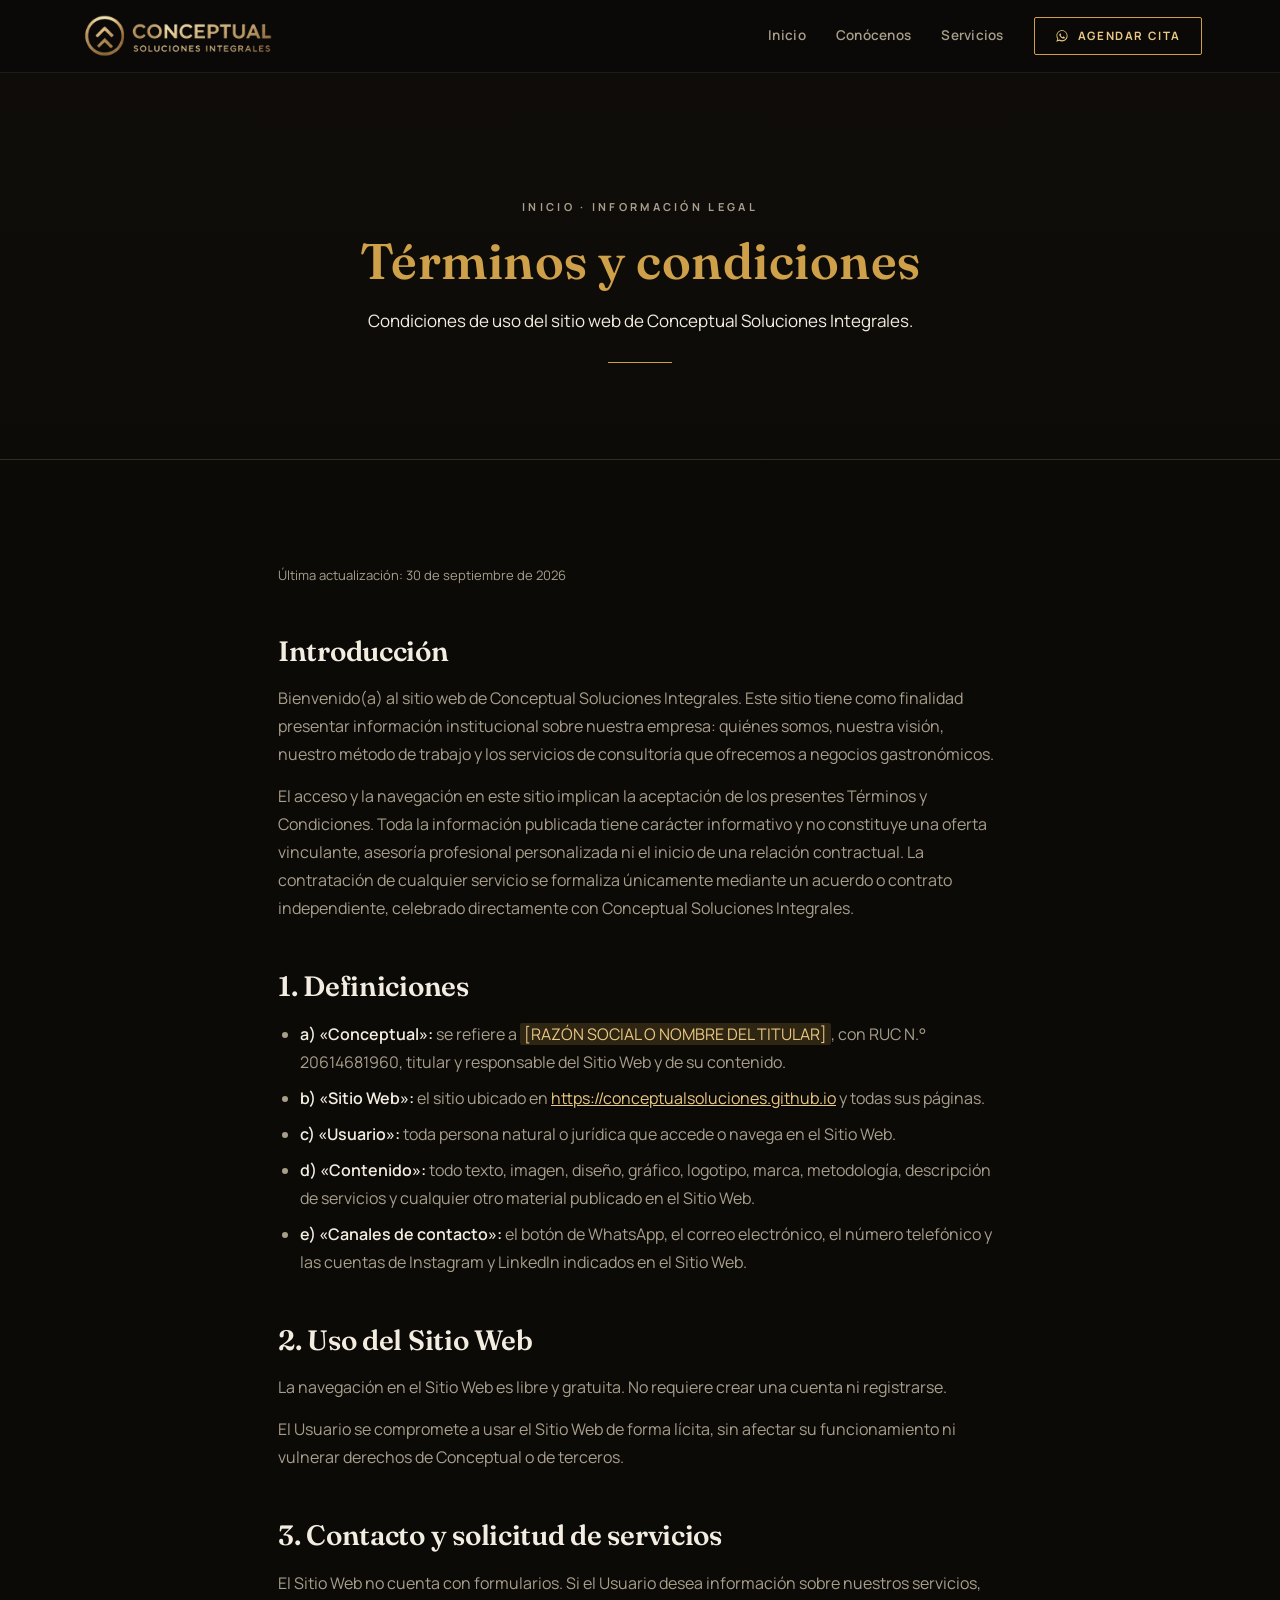
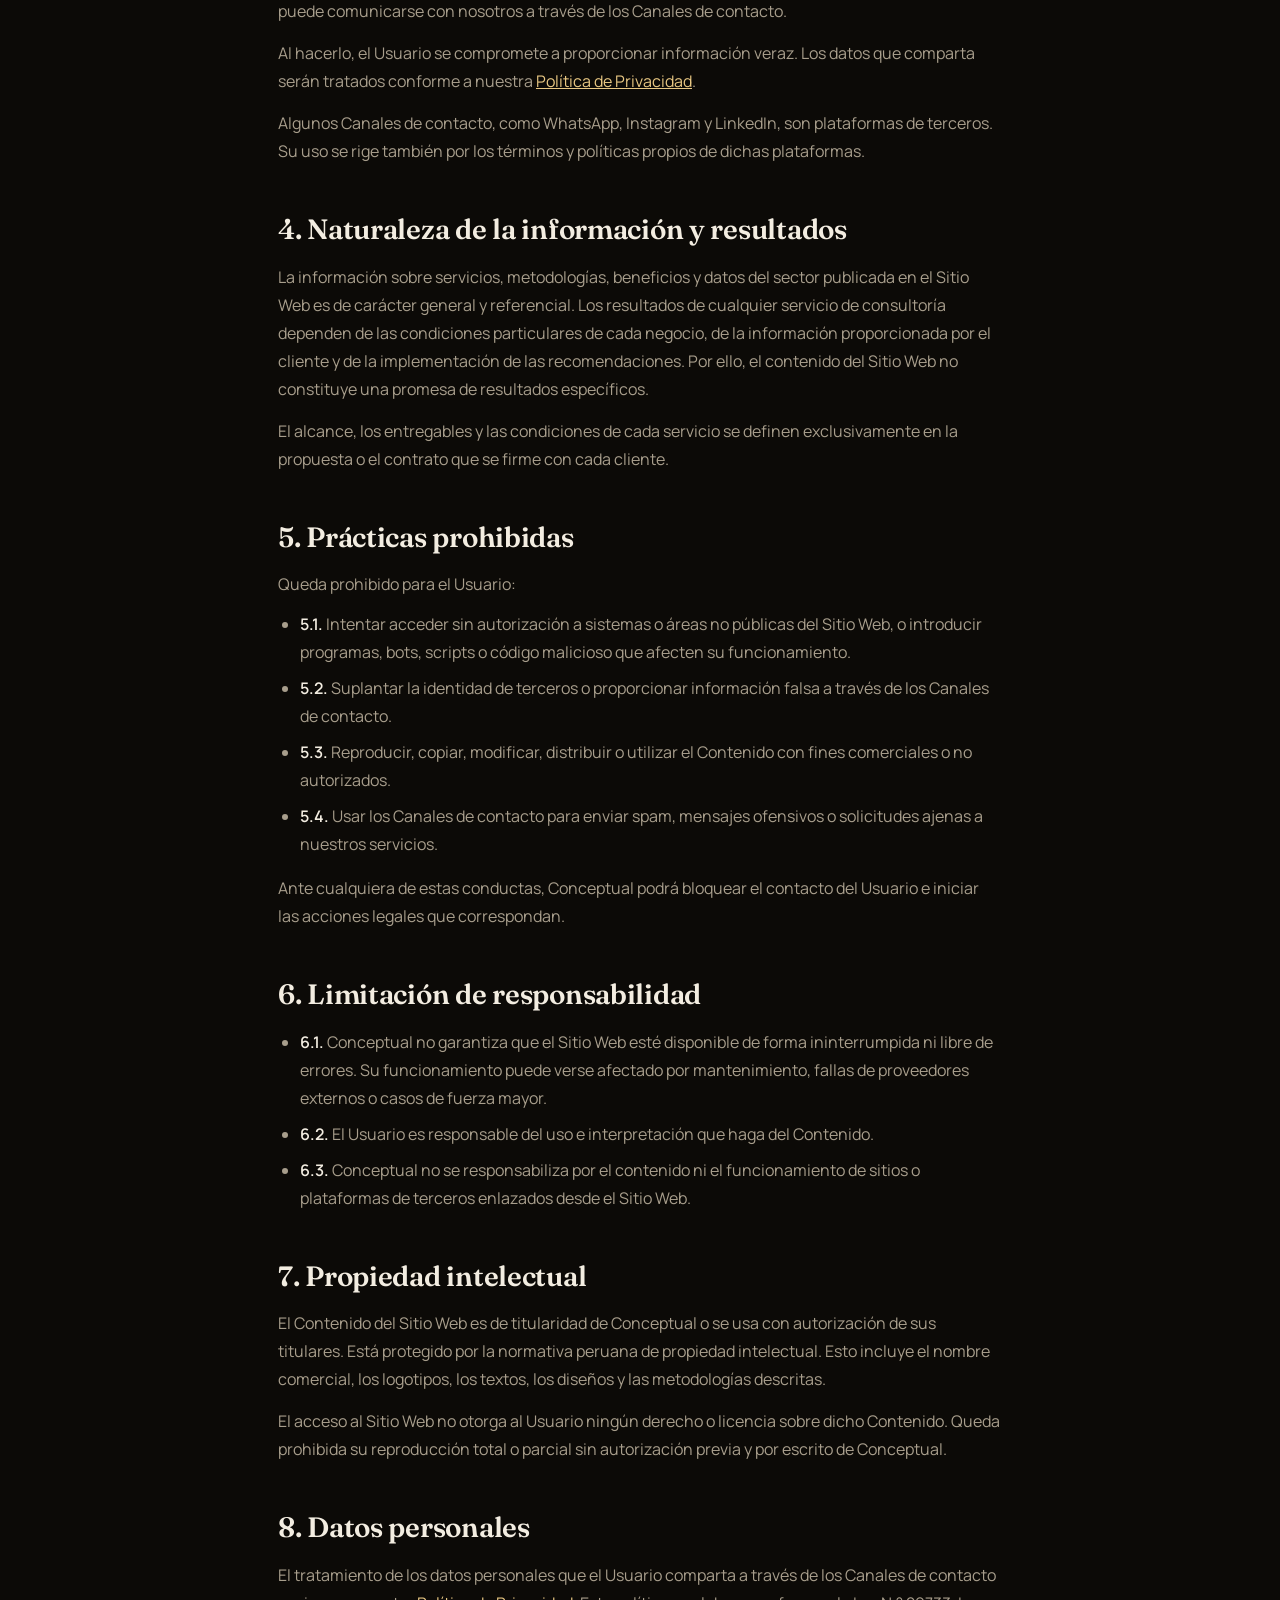
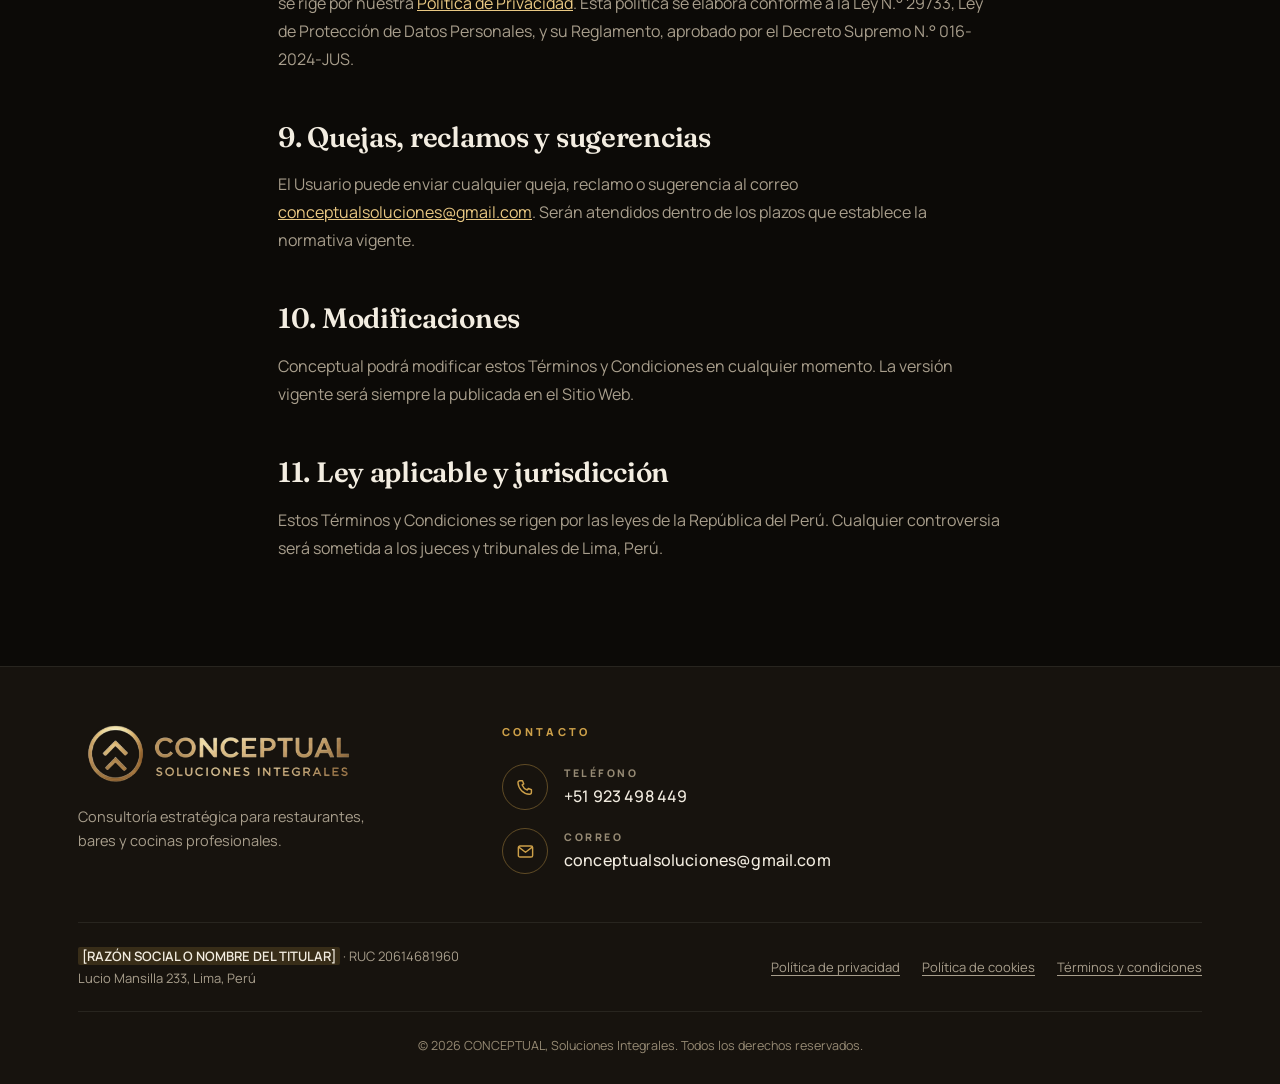
<file: terminos.html>
<!DOCTYPE html>
<html lang="es">
<head>
<meta charset="UTF-8">
<meta name="viewport" content="width=device-width, initial-scale=1, viewport-fit=cover">
<title>Términos y condiciones · Conceptual Soluciones Integrales</title>
<meta name="description" content="Términos y condiciones de uso del sitio web de Conceptual Soluciones Integrales.">
<script>document.documentElement.classList.add('js');</script>
<link rel="icon" href="logo.png">
<link rel="stylesheet" href="estilos.css">
</head>
<body data-page="legal">

<div data-include="header"></div>

<main>
  <section class="page-hero plain">
    <div class="wrap">
      <span class="crumb"><a href="inicio.html">INICIO</a> · INFORMACIÓN LEGAL</span>
      <h1>Términos y condiciones</h1>
      <p>Condiciones de uso del sitio web de Conceptual Soluciones Integrales.</p>
      <div class="rule"></div>
    </div>
  </section>

  <section class="section">
    <div class="wrap legal">
      <p class="updated">Última actualización: <span data-negocio="actualizacion"></span></p>

      <h2>Introducción</h2>
      <p>Bienvenido(a) al sitio web de Conceptual Soluciones Integrales. Este sitio tiene como finalidad presentar información institucional sobre nuestra empresa: quiénes somos, nuestra visión, nuestro método de trabajo y los servicios de consultoría que ofrecemos a negocios gastronómicos.</p>
      <p>El acceso y la navegación en este sitio implican la aceptación de los presentes Términos y Condiciones. Toda la información publicada tiene carácter informativo y no constituye una oferta vinculante, asesoría profesional personalizada ni el inicio de una relación contractual. La contratación de cualquier servicio se formaliza únicamente mediante un acuerdo o contrato independiente, celebrado directamente con Conceptual Soluciones Integrales.</p>

      <h2>1. Definiciones</h2>
      <ul>
        <li><strong>a) «Conceptual»:</strong> se refiere a <span data-negocio="razonSocial"></span>, con RUC N.° <span data-negocio="ruc"></span>, titular y responsable del Sitio Web y de su contenido.</li>
        <li><strong>b) «Sitio Web»:</strong> el sitio ubicado en <a href="https://conceptualsoluciones.github.io">https://conceptualsoluciones.github.io</a> y todas sus páginas.</li>
        <li><strong>c) «Usuario»:</strong> toda persona natural o jurídica que accede o navega en el Sitio Web.</li>
        <li><strong>d) «Contenido»:</strong> todo texto, imagen, diseño, gráfico, logotipo, marca, metodología, descripción de servicios y cualquier otro material publicado en el Sitio Web.</li>
        <li><strong>e) «Canales de contacto»:</strong> el botón de WhatsApp, el correo electrónico, el número telefónico y las cuentas de Instagram y LinkedIn indicados en el Sitio Web.</li>
      </ul>

      <h2>2. Uso del Sitio Web</h2>
      <p>La navegación en el Sitio Web es libre y gratuita. No requiere crear una cuenta ni registrarse.</p>
      <p>El Usuario se compromete a usar el Sitio Web de forma lícita, sin afectar su funcionamiento ni vulnerar derechos de Conceptual o de terceros.</p>

      <h2>3. Contacto y solicitud de servicios</h2>
      <p>El Sitio Web no cuenta con formularios. Si el Usuario desea información sobre nuestros servicios, puede comunicarse con nosotros a través de los Canales de contacto.</p>
      <p>Al hacerlo, el Usuario se compromete a proporcionar información veraz. Los datos que comparta serán tratados conforme a nuestra <a href="privacidad.html">Política de Privacidad</a>.</p>
      <p>Algunos Canales de contacto, como WhatsApp, Instagram y LinkedIn, son plataformas de terceros. Su uso se rige también por los términos y políticas propios de dichas plataformas.</p>

      <h2>4. Naturaleza de la información y resultados</h2>
      <p>La información sobre servicios, metodologías, beneficios y datos del sector publicada en el Sitio Web es de carácter general y referencial. Los resultados de cualquier servicio de consultoría dependen de las condiciones particulares de cada negocio, de la información proporcionada por el cliente y de la implementación de las recomendaciones. Por ello, el contenido del Sitio Web no constituye una promesa de resultados específicos.</p>
      <p>El alcance, los entregables y las condiciones de cada servicio se definen exclusivamente en la propuesta o el contrato que se firme con cada cliente.</p>

      <h2>5. Prácticas prohibidas</h2>
      <p>Queda prohibido para el Usuario:</p>
      <ul>
        <li><strong>5.1.</strong> Intentar acceder sin autorización a sistemas o áreas no públicas del Sitio Web, o introducir programas, bots, scripts o código malicioso que afecten su funcionamiento.</li>
        <li><strong>5.2.</strong> Suplantar la identidad de terceros o proporcionar información falsa a través de los Canales de contacto.</li>
        <li><strong>5.3.</strong> Reproducir, copiar, modificar, distribuir o utilizar el Contenido con fines comerciales o no autorizados.</li>
        <li><strong>5.4.</strong> Usar los Canales de contacto para enviar spam, mensajes ofensivos o solicitudes ajenas a nuestros servicios.</li>
      </ul>
      <p>Ante cualquiera de estas conductas, Conceptual podrá bloquear el contacto del Usuario e iniciar las acciones legales que correspondan.</p>

      <h2>6. Limitación de responsabilidad</h2>
      <ul>
        <li><strong>6.1.</strong> Conceptual no garantiza que el Sitio Web esté disponible de forma ininterrumpida ni libre de errores. Su funcionamiento puede verse afectado por mantenimiento, fallas de proveedores externos o casos de fuerza mayor.</li>
        <li><strong>6.2.</strong> El Usuario es responsable del uso e interpretación que haga del Contenido.</li>
        <li><strong>6.3.</strong> Conceptual no se responsabiliza por el contenido ni el funcionamiento de sitios o plataformas de terceros enlazados desde el Sitio Web.</li>
      </ul>

      <h2>7. Propiedad intelectual</h2>
      <p>El Contenido del Sitio Web es de titularidad de Conceptual o se usa con autorización de sus titulares. Está protegido por la normativa peruana de propiedad intelectual. Esto incluye el nombre comercial, los logotipos, los textos, los diseños y las metodologías descritas.</p>
      <p>El acceso al Sitio Web no otorga al Usuario ningún derecho o licencia sobre dicho Contenido. Queda prohibida su reproducción total o parcial sin autorización previa y por escrito de Conceptual.</p>

      <h2>8. Datos personales</h2>
      <p>El tratamiento de los datos personales que el Usuario comparta a través de los Canales de contacto se rige por nuestra <a href="privacidad.html">Política de Privacidad</a>. Esta política se elabora conforme a la Ley N.° 29733, Ley de Protección de Datos Personales, y su Reglamento, aprobado por el Decreto Supremo N.° 016-2024-JUS.</p>

      <h2>9. Quejas, reclamos y sugerencias</h2>
      <p>El Usuario puede enviar cualquier queja, reclamo o sugerencia al correo <a href="mailto:conceptualsoluciones@gmail.com">conceptualsoluciones@gmail.com</a>. Serán atendidos dentro de los plazos que establece la normativa vigente.</p>

      <h2>10. Modificaciones</h2>
      <p>Conceptual podrá modificar estos Términos y Condiciones en cualquier momento. La versión vigente será siempre la publicada en el Sitio Web.</p>

      <h2>11. Ley aplicable y jurisdicción</h2>
      <p>Estos Términos y Condiciones se rigen por las leyes de la República del Perú. Cualquier controversia será sometida a los jueces y tribunales de Lima, Perú.</p>
    </div>
  </section>
</main>

<div data-include="footer"></div>

<script src="main.js"></script>
</body>
</html>
</file>
<file: estilos.css>
/* =========================================================
   CONCEPTUAL · Soluciones Integrales — estilos compartidos
   ========================================================= */

/* =========================================================
   FUENTES — alojadas en la carpeta "fuentes" (licencia SIL OFL).
   Se sirven desde este mismo sitio: no se conecta a Google.
   ========================================================= */
@font-face{font-family:"Fraunces"; font-style:normal; font-weight:400 700; font-display:swap;
  src:url('fuentes/fraunces-latin-ext.woff2') format('woff2');
  unicode-range:U+0100-02BA, U+02BD-02C5, U+02C7-02CC, U+02CE-02D7, U+02DD-02FF, U+0304, U+0308, U+0329, U+1D00-1DBF, U+1E00-1E9F, U+1EF2-1EFF, U+2020, U+20A0-20AB, U+20AD-20C0, U+2113, U+2C60-2C7F, U+A720-A7FF;}
@font-face{font-family:"Fraunces"; font-style:normal; font-weight:400 700; font-display:swap;
  src:url('fuentes/fraunces-latin.woff2') format('woff2');
  unicode-range:U+0000-00FF, U+0131, U+0152-0153, U+02BB-02BC, U+02C6, U+02DA, U+02DC, U+0304, U+0308, U+0329, U+2000-206F, U+20AC, U+2122, U+2191, U+2193, U+2212, U+2215, U+FEFF, U+FFFD;}
@font-face{font-family:"Manrope"; font-style:normal; font-weight:400 800; font-display:swap;
  src:url('fuentes/manrope-latin-ext.woff2') format('woff2');
  unicode-range:U+0100-02BA, U+02BD-02C5, U+02C7-02CC, U+02CE-02D7, U+02DD-02FF, U+0304, U+0308, U+0329, U+1D00-1DBF, U+1E00-1E9F, U+1EF2-1EFF, U+2020, U+20A0-20AB, U+20AD-20C0, U+2113, U+2C60-2C7F, U+A720-A7FF;}
@font-face{font-family:"Manrope"; font-style:normal; font-weight:400 800; font-display:swap;
  src:url('fuentes/manrope-latin.woff2') format('woff2');
  unicode-range:U+0000-00FF, U+0131, U+0152-0153, U+02BB-02BC, U+02C6, U+02DA, U+02DC, U+0304, U+0308, U+0329, U+2000-206F, U+20AC, U+2122, U+2191, U+2193, U+2212, U+2215, U+FEFF, U+FFFD;}

/* =========================================================
   IMÁGENES DE TODA LA PÁGINA
   Para cambiar una imagen: pon el archivo nuevo en esta carpeta
   y cambia solo el nombre que está entre comillas.
   ========================================================= */
:root{
  /* LOGO — barra superior, portada y pie de página */
  --img-logo:              url('logo.png');

  /* PORTADA (index.html) — foto de fondo */
  --img-portada:           url('qwe.jpg');

  /* INICIO (inicio.html) */
  --img-desafio:           url('barra.png');            /* fondo de "El desafío del negocio gastronómico" */
  --img-quienes-somos:     url('unnamed.jpg');          /* foto junto a "Más que consultoría…" */
  --img-metodologias:      url('metodologia.jpg');      /* foto junto a "Metodologías internacionales…" */

  /* CONÓCENOS (adn.html) */
  --img-banner-adn:        url('qwe.jpg');              /* banner superior "ADN Conceptual" */
  --img-mision:            url('2.jpg');                /* foto del cuadro "Por qué existimos" */
  --img-fundador:          url('4.png');                /* foto de Wuilrovi Yores */

  /* SERVICIOS (servicios.html) */
  --img-banner-servicios:  url('qwe.jpg');              /* banner superior "Ecosistema de servicios" */
  --img-nuevos:            url('servicio-nuevos.jpg');  /* miniatura "Nuevos negocios" */
  --img-existentes:        url('servicio-existentes.jpg'); /* miniatura "Negocios existentes" */
  --img-expansion:         url('servicio-expansion.jpg');  /* miniatura "Auditorías y expansión" */

  /* PÁGINAS DE CADA SERVICIO — banner superior */
  --img-banner-nuevos:     url('qwe.jpg');              /* nuevos-negocios.html */
  --img-banner-existentes: url('qwe.jpg');              /* negocios-existentes.html */
  --img-banner-expansion:  url('qwe.jpg');              /* expansion.html */

  /* FINAL DE TODAS LAS PÁGINAS — fondo de "Llevemos su negocio al siguiente nivel" */
  --img-cta:               url('1.jpg');
}

/* =========================================================
   IMÁGENES PARA CELULAR (pantallas de hasta 600px)
   Aquí va la copia en formato vertical de cada imagen, para que
   no se corte en el teléfono. Mientras no tengas la versión de
   celular, deja el mismo archivo que en la lista de arriba.
   ========================================================= */
@media (max-width:600px){
  :root{
    /* PORTADA — ocupa toda la pantalla: la que más se corta */
    --img-portada:           url('qwe.jpg');

    /* INICIO */
    --img-desafio:           url('barra.png');
    --img-quienes-somos:     url('unnamed.jpg');
    --img-metodologias:      url('metodologia.jpg');

    /* CONÓCENOS */
    --img-banner-adn:        url('qwe.jpg');
    --img-mision:            url('2.jpg');
    --img-fundador:          url('4.png');

    /* SERVICIOS */
    --img-banner-servicios:  url('qwe.jpg');
    --img-nuevos:            url('servicio-nuevos.jpg');
    --img-existentes:        url('servicio-existentes.jpg');
    --img-expansion:         url('servicio-expansion.jpg');

    /* PÁGINAS DE CADA SERVICIO */
    --img-banner-nuevos:     url('qwe.jpg');
    --img-banner-existentes: url('qwe.jpg');
    --img-banner-expansion:  url('qwe.jpg');

    /* FINAL DE TODAS LAS PÁGINAS */
    --img-cta:               url('1.jpg');
  }
}

:root{

  /* ---- paleta ---- */
  --ink:        #0c0a07;
  --panel:      #17130e;
  --panel-2:    #1e1911;
  --line:       rgba(214,175,94,0.16);
  --line-soft:  rgba(243,237,225,0.08);
  --gold:       #cda049;
  --gold-brt:   #e9c883;
  --gold-dim:   #a8843f;   /* contraste 5.0:1 o más sobre los fondos oscuros (WCAG AA) */
  --cream:      #f3ede1;
  --muted:      #a89e8c;
  --muted-2:    #968a74;   /* contraste 5.1:1 o más sobre los fondos oscuros (WCAG AA) */
  --slate:      #7f8a96;   /* serie "sin asesoría" en gráficas */

  --serif: "Fraunces", ui-serif, Georgia, serif;
  --sans: "Manrope", ui-sans-serif, system-ui, sans-serif;
  --ease: cubic-bezier(.22,.61,.36,1);
  /* un solo lenguaje de movimiento para toda la página */
  --dur: 1s;       /* duración de cada aparición */
  --rise: 24px;    /* cuánto sube cada elemento al aparecer */
  --step: .12s;    /* retraso entre elementos consecutivos */

  padding-bottom: env(safe-area-inset-bottom, 0px);
}

*{box-sizing:border-box;}
html{scroll-behavior:smooth; scroll-padding-top:88px;}
body{
  margin:0;
  background:var(--ink);
  color:var(--cream);
  font-family:var(--sans);
  font-size:16px;
  line-height:1.6;
  -webkit-font-smoothing:antialiased;
  overflow-x:hidden;
}
img{max-width:100%; display:block;}
a{color:inherit;}
h1,h2,h3,h4{font-family:var(--serif); font-weight:600; margin:0; letter-spacing:-0.01em; line-height:1.2;}
h5,h6{margin:0;}
p{margin:0;}
.wrap{max-width:1180px; margin:0 auto; padding:0 28px;}
section{position:relative;}
::selection{background:var(--gold); color:#100d08;}
:focus-visible{outline:2px solid var(--gold-brt); outline-offset:3px; border-radius:4px;}
.sr-only{position:absolute; width:1px; height:1px; padding:0; margin:-1px; overflow:hidden; clip:rect(0 0 0 0); white-space:nowrap; border:0;}
.icon-sprite{position:absolute; width:0; height:0; overflow:hidden;}

/* enlace "saltar al contenido": solo aparece al navegar con teclado */
.skip-link{
  position:fixed; top:12px; left:12px; z-index:100; padding:12px 20px; border-radius:4px;
  background:var(--gold); color:#100d08; font-weight:800; font-size:14px; text-decoration:none;
  transform:translateY(-200%); transition:transform .2s ease;
}
.skip-link:focus{transform:none;}
main:focus{outline:none;}

/* transición entre páginas */
.js body{animation:pageIn .7s var(--ease) both;}
.js body.leaving{opacity:0; transition:opacity .28s ease;}
@keyframes pageIn{from{opacity:0;} to{opacity:1;}}

/* photo slots */
.photo{
  position:relative; border-radius:2px; overflow:hidden;
  background:
    linear-gradient(160deg, rgba(205,160,73,0.10), transparent 60%),
    radial-gradient(120% 140% at 20% 0%, #241d13, #0f0c08 70%);
  background-size:cover; background-position:center;
  border:1px solid var(--line);
}
.photo.teaser-photo{ background-image:var(--img-quienes-somos); }
.photo.method-photo{ background-image:var(--img-metodologias); background-position:left center; }
.photo.mission-photo{ background-image:var(--img-mision); }
.photo.founder-photo{ background-image:var(--img-fundador); }
.photo.nuevos-photo{ background-image:var(--img-nuevos); }
.photo.existentes-photo{ background-image:var(--img-existentes); }
.photo.expansion-photo{ background-image:var(--img-expansion); }

/* ---------------- header ---------------- */
header.site-header{
  position:sticky; top:0; z-index:50;
  background:rgba(12,10,7,0.86);
  backdrop-filter:blur(10px); -webkit-backdrop-filter:blur(10px);
  border-bottom:1px solid var(--line-soft);
  padding-top:env(safe-area-inset-top,0px);
}
.nav{
  display:flex; align-items:center; justify-content:space-between;
  padding:14px 28px; max-width:1180px; margin:0 auto;
}
.brand{display:flex; align-items:center; text-decoration:none;}
.brand .logo-img{height:44px;}
nav.links{display:flex; align-items:center; gap:30px;}
nav.links a{
  font-size:13.5px; text-decoration:none; color:var(--muted); font-weight:600;
  letter-spacing:.02em; position:relative; padding:4px 0;
}
nav.links a::after{
  content:""; position:absolute; left:0; right:100%; bottom:-2px; height:1px;
  background:var(--gold); transition:right .25s ease;
}
nav.links a:hover, nav.links a.active{color:var(--cream);}
nav.links a:hover::after, nav.links a.active::after{right:0;}
nav.links a.nav-cta{
  display:inline-flex; align-items:center; justify-content:center; gap:9px;
  padding:11px 20px; line-height:1;
  border:1px solid var(--gold); border-radius:2px; background:transparent;
  color:var(--gold-brt); font-size:11.5px; font-weight:700; letter-spacing:.14em; text-transform:uppercase;
  transition:background .25s ease, color .25s ease;
}
nav.links a.nav-cta::after{display:none;}
nav.links a.nav-cta:hover{background:var(--gold); color:#100d08;}
.nav-cta svg{width:14px; height:14px; fill:currentColor; flex:none;}
.burger{display:none; background:none; border:0; width:26px; height:20px; position:relative; cursor:pointer; padding:0;}
.burger span, .burger::before, .burger::after{content:""; position:absolute; left:0; right:0; height:2px; background:var(--cream); transition:transform .25s ease, opacity .25s ease;}
.burger::before{top:0;} .burger span{top:9px;} .burger::after{bottom:0;}
.burger[aria-expanded="true"]::before{transform:translateY(9px) rotate(45deg);}
.burger[aria-expanded="true"] span{opacity:0;}
.burger[aria-expanded="true"]::after{transform:translateY(-9px) rotate(-45deg);}

/* ---------------- portada (index) ---------------- */
.hero{
  min-height:100vh; min-height:100svh;
  display:flex; align-items:center; justify-content:center; text-align:center;
  padding:calc(90px + env(safe-area-inset-top,0px)) 28px 90px;
  background-image:var(--img-portada); background-size:cover; background-position:center;
}
.hero::before{
  content:""; position:absolute; inset:0;
  background:
    radial-gradient(120% 90% at 50% 10%, rgba(12,10,7,0.35), rgba(12,10,7,0.86) 65%),
    linear-gradient(180deg, rgba(12,10,7,0.55), rgba(12,10,7,0.94));
}
.hero-inner{position:relative; max-width:760px; margin:0 auto;}
.hero-logo{
  width:clamp(220px,32vw,360px); margin:0 auto 40px; background-position:center; opacity:0;
  animation:rise var(--dur) var(--ease) forwards;
}
.hero h1{
  font-size:clamp(30px,6vw,52px); color:var(--cream); line-height:1.08;
  opacity:0; animation:rise var(--dur) var(--ease) calc(var(--step) * 1) forwards;
}
.hero h1 em{font-style:normal; color:var(--gold);}
.hero p.lead{
  margin:20px auto 0; color:var(--muted); font-size:17px; max-width:560px;
  opacity:0; animation:rise var(--dur) var(--ease) calc(var(--step) * 2) forwards;
}
.hero .cta-row{
  margin-top:38px; display:flex; gap:14px; justify-content:center; flex-wrap:wrap;
  opacity:0; animation:rise var(--dur) var(--ease) calc(var(--step) * 3) forwards;
}
.hero-foot{
  position:absolute; left:0; right:0; bottom:28px; text-align:center;
  font-size:11px; letter-spacing:.3em; color:var(--muted-2); font-weight:700;
}
@keyframes rise{from{opacity:0; transform:translateY(var(--rise));} to{opacity:1; transform:translateY(0);}}

/* ---------------- logo ---------------- */
.logo-img{
  display:block; aspect-ratio:3000/654;   /* proporción de logo.png */
  background:var(--img-logo) left center/contain no-repeat;
}

/* ---------------- banner de página interna ---------------- */
.banner-adn{background-image:var(--img-banner-adn);}
.banner-servicios{background-image:var(--img-banner-servicios);}
.banner-nuevos{background-image:var(--img-banner-nuevos);}
.banner-existentes{background-image:var(--img-banner-existentes);}
.banner-expansion{background-image:var(--img-banner-expansion);}
.page-hero{
  padding:120px 0 96px; text-align:center;
  background-size:cover; background-position:center;
  border-bottom:1px solid var(--line);
}
.page-hero::before{
  content:""; position:absolute; inset:0;
  background:linear-gradient(180deg, rgba(12,10,7,0.72), rgba(12,10,7,0.9));
}
.page-hero .wrap{position:relative;}
.page-hero .crumb{
  display:inline-block; font-size:11px; letter-spacing:.3em; color:var(--muted); font-weight:700; margin-bottom:18px;
  opacity:0; animation:rise var(--dur) var(--ease) forwards;
}
.page-hero .crumb a{text-decoration:none;}
.page-hero .crumb a:hover{color:var(--gold-brt);}
.page-hero h1{
  font-size:clamp(30px,5vw,50px); color:var(--gold); line-height:1.1; letter-spacing:.01em;
  opacity:0; animation:rise var(--dur) var(--ease) calc(var(--step) * 1) forwards;
}
.page-hero p{
  margin:18px auto 0; max-width:640px; color:var(--cream); opacity:0; font-size:17px;
  animation:rise var(--dur) var(--ease) calc(var(--step) * 2) forwards;
}
.page-hero .rule{
  width:64px; height:1px; background:var(--gold); margin:28px auto 0; transform:scaleX(0);
  animation:grow var(--dur) var(--ease) calc(var(--step) * 3) forwards;
}
@keyframes grow{to{transform:scaleX(1);}}

/* ---------------- botones ---------------- */
.btn{
  display:inline-flex; align-items:center; gap:10px;
  padding:15px 28px; border-radius:2px; font-weight:700; font-size:12.5px;
  letter-spacing:.14em; text-transform:uppercase; text-decoration:none; border:1px solid transparent; cursor:pointer;
  transition:filter .2s ease, border-color .25s ease, color .25s ease, background .25s ease;
}
.btn .arrow{transition:transform .3s var(--ease);}
.btn:hover .arrow{transform:translateX(4px);}
.btn-gold{background:linear-gradient(180deg, var(--gold-brt), var(--gold)); color:#100d08;}
.btn-gold:hover{filter:brightness(1.08);}
.btn-outline{border-color:rgba(205,160,73,0.45); color:var(--gold-brt); background:transparent;}
.btn-outline:hover{border-color:var(--gold); background:rgba(205,160,73,0.08);}

/* ---------------- secciones ---------------- */
.section{padding:104px 0;}
.section.tight{padding:80px 0;}
.section.alt{background:var(--panel); border-top:1px solid var(--line-soft); border-bottom:1px solid var(--line-soft);}
.section-head{max-width:680px; margin-bottom:56px;}
.section-head.center{margin-left:auto; margin-right:auto; text-align:center;}
.section-head .tag{
  display:inline-block; font-size:clamp(17px,2vw,22px); letter-spacing:.14em; color:var(--gold);
  font-weight:800; line-height:1.3; margin-bottom:16px;
}
.section-head h2{font-size:clamp(26px,3.6vw,38px); color:var(--cream); line-height:1.2;}
.section-head p{margin-top:16px; color:var(--muted); font-size:16px;}
.section-head.center p{margin-left:auto; margin-right:auto;}

/* ---------------- desafío ---------------- */
.challenge{
  background:var(--panel) var(--img-desafio) center/cover no-repeat;
  border-bottom:1px solid var(--line-soft);
}
.challenge::before{
  content:""; position:absolute; inset:0;
  background:linear-gradient(180deg, rgba(12,10,7,0.88), rgba(12,10,7,0.80) 50%, rgba(12,10,7,0.92));
}
.challenge .wrap{position:relative;}
.stat-row{display:grid; grid-template-columns:1fr 1.3fr; gap:56px; align-items:center; margin-bottom:64px;}
.stat-number{font-family:var(--serif); font-size:clamp(64px,10vw,112px); color:var(--gold); line-height:1;}
.stat-text{
  color:var(--cream); font-size:clamp(18px,1.9vw,22px); font-weight:500; line-height:1.5; max-width:520px;
  padding-left:26px; border-left:2px solid var(--gold);
}
.stat-text strong{color:var(--gold-brt); font-weight:700;}
.problem-grid{display:grid; grid-template-columns:repeat(3, 1fr); gap:1px; background:var(--line-soft); border:1px solid var(--line-soft);}
.problem-card{background:rgba(23,19,14,0.84); padding:32px;}
.problem-card h4{font-size:17px; color:var(--gold-brt); font-weight:700; margin-bottom:18px;}
.problem-card ul{margin:0; padding:0; list-style:none; display:flex; flex-direction:column; gap:12px;}
.problem-card li{font-size:14.5px; color:var(--muted); padding-left:18px; position:relative; line-height:1.5;}
.problem-card li::before{content:"—"; position:absolute; left:0; color:var(--gold-dim);}

/* ---------------- método ---------------- */
.method-quote{
  border:1px solid var(--line); border-radius:2px; padding:40px 44px; max-width:880px; margin:0 auto 72px;
  background:linear-gradient(180deg, rgba(205,160,73,0.05), transparent);
  text-align:center;
}
.method-quote p{font-family:var(--serif); font-size:19px; color:var(--cream); line-height:1.55;}
.steps{display:grid; grid-template-columns:repeat(4,1fr); gap:0; align-items:stretch;}
.step{position:relative; padding:0 18px; text-align:center;}
.step-icon{
  width:74px; height:74px; margin:0 auto 18px; border-radius:50%;
  border:1px solid var(--line); display:flex; align-items:center; justify-content:center;
  background:var(--panel-2);
}
.step-icon svg{width:30px; height:30px; stroke:var(--gold);}
.step h5{font-size:12.5px; letter-spacing:.08em; color:var(--cream); font-weight:700;}
.step-connector{
  position:absolute; top:37px; left:calc(50% + 55px); right:calc(-50% + 55px); height:1px;
  background:repeating-linear-gradient(90deg, var(--gold-dim) 0 6px, transparent 6px 12px);
}
.step:last-child .step-connector{display:none;}

/* ---------------- split (texto + foto) ---------------- */
.split{display:grid; grid-template-columns:1fr 1fr; gap:64px; align-items:center;}
.split .photo{aspect-ratio:4/3.1;}
.split h3{font-size:clamp(22px,3vw,30px); color:var(--cream); line-height:1.25; margin-bottom:18px;}
.split p{color:var(--muted); font-size:15.5px; margin-bottom:30px;}
.split.reverse .photo{order:2;}
.split.reverse .copy{order:1;}
.split .eyebrow{display:block; font-size:11px; letter-spacing:.3em; color:var(--gold); font-weight:800; margin-bottom:14px;}

/* ---------------- ADN ---------------- */
.mission-box{border:1px solid var(--line); background:var(--panel-2); padding:40px; border-radius:2px;}
.mission-box .tag, .founder .tag{color:var(--gold); font-size:13px; letter-spacing:.18em; font-weight:800; margin-bottom:14px; display:block;}
.mission-box p{color:var(--muted); font-size:15.5px;}

/* misión: un solo rectángulo con texto e imagen */
.mission-panel{
  position:relative;
  display:grid; grid-template-columns:1.05fr 1fr; align-items:stretch;
  border:1px solid rgba(205,160,73,0.5); background:var(--panel-2); border-radius:2px; overflow:hidden;
  box-shadow:0 30px 60px -30px rgba(0,0,0,0.8), 0 0 50px -12px rgba(205,160,73,0.22);
}
.mission-panel::before{content:""; position:absolute; inset:10px; border:1px solid var(--line); pointer-events:none; z-index:2;}
.mission-copy{padding:60px 56px; display:flex; flex-direction:column; justify-content:center;}
.mission-copy .tag{color:var(--gold); font-size:13px; letter-spacing:.2em; font-weight:800; margin-bottom:20px; display:block;}
.mission-copy p{color:var(--muted); font-size:16.5px; line-height:1.7;}
.mission-copy .mission-lead{font-family:var(--serif); font-size:clamp(20px,2vw,24px); line-height:1.45; color:var(--cream);}
.mission-enemies{list-style:none; margin:26px 0; padding:0; display:flex; flex-direction:column; gap:12px;}
.mission-enemies li{
  display:flex; align-items:center; gap:14px; font-size:14px; font-weight:800; letter-spacing:.16em; text-transform:uppercase; color:var(--gold-brt);
}
.mission-enemies li::before{content:""; width:28px; height:1px; background:var(--gold); flex:none;}
.mission-panel .photo{border:0; border-left:1px solid var(--line); border-radius:0; min-height:460px;}

.founder{
  position:relative;
  display:grid; grid-template-columns:280px 1fr; gap:56px; align-items:center;
  border:1px solid rgba(205,160,73,0.5); background:var(--panel-2); padding:52px; border-radius:2px;
  box-shadow:0 30px 60px -30px rgba(0,0,0,0.8), 0 0 50px -12px rgba(205,160,73,0.22);
}
.founder::before{content:""; position:absolute; inset:10px; border:1px solid var(--line); pointer-events:none;}
.founder .photo{aspect-ratio:4/5; background-position:center top;}
.founder h4{font-size:clamp(28px,3vw,34px); color:var(--cream); line-height:1.15;}
.founder .role{color:var(--gold); font-size:13.5px; font-weight:800; letter-spacing:.16em; margin:10px 0 26px;}
.founder p{color:#d9d1c2; font-size:17.5px; line-height:1.7; margin-bottom:16px;}
.founder p:last-child{margin-bottom:0;}

.values-grid{display:grid; grid-template-columns:repeat(3,1fr); gap:1px; background:var(--line-soft); border:1px solid var(--line-soft);}
.value-card{background:var(--ink); padding:34px; display:flex; flex-direction:column; gap:16px; transition:background .35s ease;}
.value-card:hover{background:#130f0a;}
.value-card svg{width:32px; height:32px; stroke:var(--gold);}
.value-card h5{font-size:15px; color:var(--cream); font-weight:700;}
.value-card p{font-size:13.5px; color:var(--muted); line-height:1.55;}

/* ---------------- gráficas de impacto ---------------- */
.chart-grid{display:grid; grid-template-columns:repeat(2, minmax(0,1fr)); gap:24px;}
.chart-card{
  position:relative; background:var(--panel-2); border:1px solid var(--line); border-radius:2px; padding:30px 30px 26px;
  display:flex; flex-direction:column;
}
.chart-card .kicker{font-size:10.5px; letter-spacing:.28em; color:var(--gold); font-weight:800;}
.chart-card h4{font-family:var(--sans); font-size:17px; font-weight:700; color:var(--cream); margin:8px 0 4px; letter-spacing:0;}
.chart-card .sub{font-size:13px; color:var(--muted); margin-bottom:18px;}
.chart-legend{display:flex; gap:20px; flex-wrap:wrap; margin-bottom:10px;}
.chart-legend span{display:inline-flex; align-items:center; gap:8px; font-size:12px; color:var(--muted); font-weight:600;}
.chart-legend i{display:inline-block; width:18px; height:0; border-top:2px solid var(--gold);}
.chart-legend i.sin{border-top:2px dashed var(--slate);}
.chart{position:relative; width:100%;}
.chart svg{display:block; width:100%; height:auto; overflow:visible;}
.chart .grid line{stroke:rgba(243,237,225,0.08); stroke-width:1;}
.chart .axis text{fill:var(--muted); font-family:var(--sans); font-size:11px; font-variant-numeric:tabular-nums;}
.chart .end-label{font-family:var(--sans); font-size:12px; font-weight:700;}
.chart .end-label.con{fill:var(--cream);}
.chart .end-label.sin{fill:var(--muted);}
.chart .s-con{stroke:var(--gold); stroke-width:2; fill:none; stroke-linejoin:round; stroke-linecap:round;}
.chart .s-sin{stroke:var(--slate); stroke-width:2; fill:none; stroke-dasharray:5 4; stroke-linejoin:round; stroke-linecap:round;}
.chart .dot-con{fill:var(--gold); stroke:var(--panel-2); stroke-width:2;}
.chart .dot-sin{fill:var(--slate); stroke:var(--panel-2); stroke-width:2;}
.chart .area-con{fill:url(#area-gold);}
.chart .crosshair{stroke:rgba(243,237,225,0.28); stroke-width:1; opacity:0; transition:opacity .15s ease;}
.chart.hovering .crosshair{opacity:1;}
.chart .hover-dot{opacity:0; transition:opacity .15s ease;}
.chart.hovering .hover-dot{opacity:1;}
.chart .hit{fill:transparent; cursor:crosshair;}
.chart .bar-con{fill:var(--gold);}
.chart .bar-sin{fill:var(--slate);}
.chart .bar-track{fill:rgba(243,237,225,0.05);}
.chart .bar-label{fill:var(--cream); font-family:var(--sans); font-size:12.5px; font-weight:600;}
.chart .bar-value{fill:var(--cream); font-family:var(--sans); font-size:13px; font-weight:700;}
.chart .radar-ring{fill:none; stroke:rgba(243,237,225,0.08);}
.chart .radar-spoke{stroke:rgba(243,237,225,0.08);}
.chart .radar-con{fill:rgba(205,160,73,0.16); stroke:var(--gold); stroke-width:2; stroke-linejoin:round;}
.chart .radar-sin{fill:rgba(127,138,150,0.10); stroke:var(--slate); stroke-width:2; stroke-dasharray:5 4; stroke-linejoin:round;}
.chart .radar-label{fill:var(--cream); font-family:var(--sans); font-size:11.5px; font-weight:600;}
.chart-stat{display:flex; align-items:center; gap:18px; margin:26px 0 22px; padding:22px 0 0; border-top:1px solid var(--line-soft);}
.chart-stat .num{font-family:var(--sans); font-size:52px; font-weight:800; line-height:1; color:var(--gold); letter-spacing:-.02em;}
.chart-stat .lbl{font-size:13.5px; color:var(--muted); max-width:220px; line-height:1.45;}
.chart-note{margin-top:auto; padding-top:16px; font-size:13px; color:var(--muted); line-height:1.5; border-top:1px solid var(--line-soft);}
.chart-note b{color:var(--gold-brt);}
.chart-tip{
  position:absolute; pointer-events:none; z-index:5; min-width:150px;
  background:rgba(12,10,7,0.95); border:1px solid var(--line); border-radius:2px; padding:10px 12px;
  font-size:12px; color:var(--cream); line-height:1.5; box-shadow:0 12px 30px -10px rgba(0,0,0,.7);
  opacity:0; transform:translateY(4px); transition:opacity .15s ease, transform .15s ease;
}
.chart-tip.show{opacity:1; transform:none;}
.chart-tip .t-head{color:var(--muted); font-size:11px; letter-spacing:.08em; margin-bottom:4px; font-weight:700;}
.chart-tip .t-row{display:flex; align-items:center; gap:8px; justify-content:space-between;}
.chart-tip .t-row span{display:inline-flex; align-items:center; gap:7px; color:var(--muted);}
.chart-tip .t-row i{display:inline-block; width:12px; border-top:2px solid var(--gold);}
.chart-tip .t-row i.sin{border-top:2px dashed var(--slate);}
.chart-tip .t-row b{font-variant-numeric:tabular-nums;}
.impact-footnote{margin-top:22px; text-align:center; font-size:12px; color:var(--muted-2);}


/* ---------------- servicios ---------------- */
.focus{display:grid; grid-template-columns:300px 1fr; gap:28px;}
.focus-nav{display:flex; flex-direction:column; gap:10px;}
.focus-btn{
  display:flex; align-items:center; gap:16px; width:100%; text-align:left; position:relative;
  background:transparent; border:1px solid var(--line); border-radius:2px; cursor:pointer;
  color:var(--muted); font-family:var(--sans); font-size:12.5px; font-weight:700; letter-spacing:.12em; text-transform:uppercase;
  padding:20px 22px; transition:color .3s ease, border-color .3s ease, background .3s ease;
}
.focus-btn .focus-num{font-family:var(--serif); font-size:15px; font-weight:500; letter-spacing:0; color:var(--gold-dim); transition:color .3s ease;}
.focus-btn::before{
  content:""; position:absolute; left:-1px; top:-1px; bottom:-1px; width:2px; background:var(--gold);
  transform:scaleY(0); transition:transform .35s var(--ease);
}
.focus-btn::after{content:"→"; margin-left:auto; opacity:0; transform:translateX(-8px); transition:opacity .3s ease, transform .3s ease;}
.focus-btn:hover{color:var(--cream); border-color:rgba(205,160,73,0.35);}
.focus-btn.active{color:var(--gold-brt); border-color:rgba(205,160,73,0.5); background:linear-gradient(90deg, rgba(205,160,73,0.13), transparent);}
.focus-btn.active::before{transform:scaleY(1);}
.focus-btn.active::after{opacity:1; transform:none;}
.focus-btn.active .focus-num{color:var(--gold);}
.focus-stage{
  position:relative; border:1px solid var(--line); border-radius:2px; min-height:420px;
  background:radial-gradient(90% 120% at 15% 25%, rgba(205,160,73,0.10), transparent 60%), var(--panel-2);
}
.focus-stage::before{content:""; position:absolute; inset:10px; border:1px solid var(--line-soft); pointer-events:none;}
.focus-panel{display:none; grid-template-columns:.9fr 1.1fr; gap:40px; align-items:center; padding:52px 48px;}
.focus-panel.active{display:grid; animation:focusIn .6s var(--ease);}
@keyframes focusIn{from{opacity:0; transform:translateY(14px);} to{opacity:1; transform:none;}}
.focus-art{display:flex; justify-content:center;}
.focus-art svg{width:min(220px,100%); height:auto; fill:none; stroke:url(#gold-grad); stroke-width:3; stroke-linecap:round; stroke-linejoin:round; filter:drop-shadow(0 12px 30px rgba(205,160,73,0.2));}
.focus-kicker{font-size:11px; letter-spacing:.3em; color:var(--gold); font-weight:800;}
.focus-body h3{font-size:26px; color:var(--cream); margin:8px 0 22px;}
.focus-body ul{list-style:none; margin:0; padding:0; display:flex; flex-direction:column; gap:12px;}
.focus-body li{position:relative; padding-left:24px; color:var(--muted); font-size:15px; line-height:1.5;}
.focus-body li::before{content:""; position:absolute; left:0; top:.7em; width:12px; height:1px; background:var(--gold);}
.focus-benefit{margin-top:28px; padding-top:22px; border-top:1px solid var(--line); font-family:var(--serif); font-size:17px; line-height:1.5; color:var(--gold-brt);}
.focus-benefit b{display:block; font-family:var(--sans); font-size:11px; letter-spacing:.3em; color:var(--gold); font-weight:800; margin-bottom:8px;}

/* tarjetas de líneas de servicio */
.service-grid{display:grid; grid-template-columns:repeat(3,1fr); gap:24px;}
.service-card{
  display:flex; flex-direction:column; text-decoration:none; color:inherit;
  border:1px solid var(--line); background:var(--panel-2); border-radius:2px; overflow:hidden;
  transition:border-color .35s ease, transform .5s var(--ease), box-shadow .5s var(--ease);
}
.service-card .photo{aspect-ratio:16/10; border:0; border-bottom:1px solid var(--line); border-radius:0; transition:transform 1s var(--ease);}
.service-card .media{overflow:hidden;}
.service-card .body{padding:28px 28px 30px; display:flex; flex-direction:column; flex:1;}
.service-card .num{font-family:var(--serif); color:var(--gold-dim); font-size:15px;}
.service-card h3{font-family:var(--sans); font-size:14px; letter-spacing:.16em; text-transform:uppercase; font-weight:800; color:var(--gold-brt); margin:6px 0 12px;}
.service-card p{color:var(--muted); font-size:14.5px; margin-bottom:24px;}
.service-card .more{
  margin-top:auto; display:inline-flex; align-items:center; gap:10px;
  font-size:11.5px; letter-spacing:.16em; text-transform:uppercase; font-weight:800; color:var(--cream);
}
.service-card .more .arrow{color:var(--gold); transition:transform .3s var(--ease);}
.service-card:hover{border-color:rgba(205,160,73,0.55); transform:translateY(-6px); box-shadow:0 30px 50px -30px rgba(0,0,0,.9);}
.service-card:hover .photo{transform:scale(1.05);}
.service-card:hover .more .arrow{transform:translateX(5px);}

/* callout */
.callout{
  max-width:900px; margin:0 auto; text-align:center; padding:36px 44px;
  border-top:1px solid var(--line); border-bottom:1px solid var(--line);
}
.callout p{font-family:var(--serif); font-size:clamp(18px,2.2vw,22px); color:var(--cream); line-height:1.55;}
.callout p strong{color:var(--gold-brt); font-weight:600;}

/* ---------------- ruta crítica (nuevos negocios) ---------------- */
.timeline{position:relative; margin:0 auto; max-width:940px;}
.timeline::before{
  content:""; position:absolute; left:50%; top:0; bottom:60px; width:1px;
  background:linear-gradient(transparent, var(--line) 4%, var(--line) 96%, transparent);
  transform:translateX(-50%);
}
.tl-step{position:relative; padding:18px 0 34px;}
.tl-title{text-align:center; margin-bottom:18px; position:relative;}
.tl-title h5{
  display:inline-block; background:var(--ink); padding:6px 16px;
  font-size:13.5px; letter-spacing:.12em; color:var(--gold-brt); font-weight:800;
}
.tl-title .n{display:block; font-family:var(--serif); font-size:14px; color:var(--gold-dim); letter-spacing:0; font-weight:500;}
.tl-item{display:grid; grid-template-columns:1fr 84px 1fr; align-items:center; position:relative;}
.tl-side{padding:10px 30px; font-size:14px; color:var(--muted); line-height:1.6;}
.tl-side.left{text-align:right;}
.tl-side b{display:block; color:var(--cream); font-size:11.5px; letter-spacing:.1em; margin-bottom:8px; font-weight:800;}
.tl-node{
  width:72px; height:72px; border-radius:50%; border:1px solid rgba(205,160,73,0.55); background:var(--panel-2);
  display:flex; align-items:center; justify-content:center; z-index:2; margin:0 auto; position:relative;
  box-shadow:0 0 0 6px var(--ink), 0 0 30px -6px rgba(205,160,73,0.35);
}
.tl-node::after{content:""; position:absolute; inset:5px; border-radius:50%; border:1px solid var(--line);}
.tl-node svg{width:28px; height:28px; stroke:var(--gold);}
.tl-note{
  text-align:center; margin-top:18px; font-family:var(--serif); font-style:italic; font-size:16px; color:var(--gold-brt);
}
.tl-note span{background:var(--ink); padding:4px 14px; position:relative;}
.tl-final{text-align:center; padding-top:12px;}
.tl-final .tl-node{width:88px; height:88px; margin-bottom:16px; background:linear-gradient(180deg, rgba(205,160,73,0.18), var(--panel-2));}
.tl-final .tl-node svg{width:34px; height:34px;}
.tl-final span{font-size:13px; letter-spacing:.24em; color:var(--gold); font-weight:800;}

/* ---------------- diagnóstico (negocios existentes) ---------------- */
.hex-row{display:grid; grid-template-columns:repeat(3,1fr); gap:28px; margin-bottom:72px;}
.hex-card{
  border:1px solid var(--line); background:var(--panel-2); padding:40px 30px 34px; text-align:center; border-radius:2px; position:relative;
}
.hex-card .hex{
  width:92px; height:104px; margin:0 auto 22px; display:flex; align-items:center; justify-content:center;
  clip-path:polygon(50% 0, 100% 25%, 100% 75%, 50% 100%, 0 75%, 0 25%);
  background:linear-gradient(160deg, var(--gold-brt), var(--gold-dim));
}
.hex-card .hex span{
  width:88px; height:100px; display:flex; align-items:center; justify-content:center;
  clip-path:inherit; background:var(--panel-2);
}
.hex-card svg{width:38px; height:38px; stroke:var(--gold);}
.hex-card .en{display:block; font-size:10.5px; letter-spacing:.28em; color:var(--gold-dim); font-weight:800; margin-bottom:4px;}
.hex-card h5{font-size:16px; color:var(--cream); margin-bottom:10px; font-weight:700;}
.hex-card p{font-size:14px; color:var(--muted);}
.gold-rule{height:1px; border:0; margin:0 0 72px; background:linear-gradient(90deg, transparent, var(--gold-dim), transparent);}
.feat-grid{display:grid; grid-template-columns:repeat(3,1fr); gap:1px; background:var(--line-soft); border:1px solid var(--line-soft);}
.feat-card{background:var(--ink); padding:36px 30px; text-align:center; transition:background .35s ease;}
.feat-card:hover{background:#130f0a;}
.feat-card svg{width:40px; height:40px; stroke:var(--gold); margin:0 auto 18px; display:block;}
.feat-card h5{font-size:15px; color:var(--cream); margin-bottom:10px; font-weight:700;}
.feat-card p{font-size:13.5px; color:var(--muted); line-height:1.55;}

/* ---------------- expansión ---------------- */
.audit-grid{display:grid; grid-template-columns:repeat(2,1fr); gap:20px;}
.audit-card{
  border:1px solid var(--line); background:var(--panel-2); padding:32px; border-radius:2px; display:flex; gap:22px; position:relative;
  transition:border-color .35s ease;
}
.audit-card::before{content:""; position:absolute; inset:8px; border:1px solid var(--line-soft); pointer-events:none;}
.audit-card:hover{border-color:rgba(205,160,73,0.5);}
.audit-card svg{width:34px; height:34px; stroke:var(--gold); flex:none; margin-top:2px;}
.audit-card h5{font-size:16px; color:var(--cream); margin-bottom:8px; font-weight:700;}
.audit-card p{font-size:14px; color:var(--muted); line-height:1.6;}

/* ---------------- CTA final ---------------- */
.final-cta{
  position:relative; padding:110px 0; text-align:center; overflow:hidden;
  background-image:var(--img-cta); background-size:cover; background-position:center;
}
.final-cta::before{
  content:""; position:absolute; inset:0;
  background:linear-gradient(180deg, rgba(12,10,7,0.82), rgba(12,10,7,0.93));
}
.final-cta .wrap{position:relative;}
.final-cta h2{font-size:clamp(26px,4vw,40px); color:var(--cream); margin-bottom:16px;}
.final-cta p{color:var(--muted); font-size:16px; max-width:540px; margin:0 auto 40px;}
.wa-btn{
  display:inline-flex; align-items:center; gap:14px; padding:12px 30px 12px 12px; border:1px solid var(--gold);
  border-radius:40px; text-decoration:none; color:var(--cream); font-weight:700; font-size:14.5px;
  transition:background .25s ease, color .25s ease;
}
.wa-btn:hover{background:var(--gold); color:#100d08;}
.wa-btn .wa-ic{width:44px; height:44px; border-radius:50%; background:var(--gold); display:flex; align-items:center; justify-content:center; flex:none; transition:background .25s ease;}
.wa-btn .wa-ic svg{width:22px; height:22px; fill:#100d08;}
.wa-btn:hover .wa-ic{background:#100d08;}
.wa-btn:hover .wa-ic svg{fill:var(--gold-brt);}

/* ---------------- footer ---------------- */
footer.site-footer{background:var(--panel); border-top:1px solid var(--line-soft); padding:56px 0 28px;}
.foot-grid{display:grid; grid-template-columns:1.2fr 1.1fr 1fr; gap:56px; padding-bottom:48px; align-items:start;}
.foot-brand .logo-img{height:62px;}
.foot-brand p{margin-top:20px; color:var(--muted); font-size:14.5px; line-height:1.7; max-width:300px;}
.foot-col h6{font-size:11px; letter-spacing:.3em; text-transform:uppercase; color:var(--gold); font-weight:800; margin-bottom:24px;}

/* contacto: ícono + etiqueta + dato */
.contact-list{display:flex; flex-direction:column; gap:18px;}
.contact-item{display:flex; align-items:center; gap:16px; text-decoration:none; color:inherit;}
.contact-item .ic{
  width:46px; height:46px; border-radius:50%; border:1px solid rgba(205,160,73,0.4); flex:none;
  display:flex; align-items:center; justify-content:center; transition:background .35s ease, border-color .35s ease;
}
.contact-item .ic svg{width:19px; height:19px; fill:none; stroke:var(--gold); stroke-width:1.8; stroke-linecap:round; stroke-linejoin:round; transition:stroke .35s ease;}
.contact-item .lbl{display:block; font-size:10.5px; letter-spacing:.24em; color:var(--muted-2); font-weight:800; margin-bottom:3px;}
.contact-item .val{display:block; font-size:16px; color:var(--cream); font-weight:500; letter-spacing:.01em; transition:color .35s ease;}
.contact-item:hover .ic{background:var(--gold); border-color:var(--gold);}
.contact-item:hover .ic svg{stroke:#100d08;}
.contact-item:hover .val{color:var(--gold-brt);}

/* redes sociales */
.soc-row{display:flex; gap:14px;}
.soc-row a{
  width:56px; height:56px; border:1px solid rgba(205,160,73,0.4); border-radius:50%;
  display:flex; align-items:center; justify-content:center;
  transition:background .35s ease, border-color .35s ease, transform .35s var(--ease);
}
.soc-row a svg{width:23px; height:23px; fill:var(--gold); transition:fill .35s ease;}
.soc-row a:hover{background:var(--gold); border-color:var(--gold); transform:translateY(-3px);}
.soc-row a:hover svg{fill:#100d08;}
.soc-note{margin-top:18px; color:var(--muted); font-size:14px; line-height:1.6;}
.foot-bottom{border-top:1px solid var(--line-soft); padding-top:24px; text-align:center; font-size:12.5px; color:var(--muted-2);}

/* datos del negocio y enlaces legales */
.foot-legal{
  border-top:1px solid var(--line-soft); padding:22px 0; display:flex; flex-wrap:wrap; gap:14px 32px;
  justify-content:space-between; align-items:center; font-size:13px; color:var(--muted);
}
.foot-legal .biz{line-height:1.7;}
.foot-legal .biz b{color:var(--cream); font-weight:600;}
.foot-legal nav{display:flex; flex-wrap:wrap; gap:8px 22px;}
.foot-legal nav a{color:var(--muted); text-decoration:underline; text-underline-offset:3px; padding:4px 0;}
.foot-legal nav a:hover{color:var(--gold-brt);}

/* aviso de privacidad junto al botón de WhatsApp */
.final-cta .wa-note{margin:22px auto 0; max-width:480px; font-size:13px; line-height:1.6; color:var(--muted);}
.final-cta .wa-note a{color:var(--gold-brt);}

/* ---------------- páginas legales ---------------- */
.page-hero.plain{background:var(--panel);}
.legal{max-width:780px; margin:0 auto;}
.legal .updated{font-size:13px; color:var(--muted); margin-bottom:40px;}
.legal h2{font-size:clamp(22px,3vw,28px); color:var(--cream); margin:48px 0 16px;}
.legal h3{font-size:19px; color:var(--gold-brt); margin:28px 0 10px;}
.legal p, .legal li{color:var(--muted); font-size:16px; line-height:1.75;}
.legal p + p{margin-top:14px;}
.legal ul{margin:12px 0 0; padding-left:22px;}
.legal li + li{margin-top:8px;}
.legal ul + p, .legal .table-scroll + p{margin-top:16px;}
.legal strong{color:var(--cream); font-weight:600;}
.legal a{color:var(--gold-brt);}
.legal .table-scroll{overflow-x:auto; margin-top:16px;}
.legal table{width:100%; border-collapse:collapse; font-size:14.5px; min-width:520px;}
.legal th, .legal td{text-align:left; vertical-align:top; padding:12px 14px; border-bottom:1px solid var(--line); color:var(--muted);}
.legal th{color:var(--cream); font-weight:700; background:var(--panel);}
.todo{background:rgba(205,160,73,0.18); color:var(--gold-brt); padding:0 4px; border-radius:2px;}
.legal .box{margin-top:18px; padding:20px 22px; border:1px solid var(--line); background:var(--panel);}

/* ---------------- menos movimiento ----------------
   Si la persona desactivó las animaciones en su teléfono o computadora,
   los elementos siguen apareciendo con un fundido, pero sin subir. */
@media (prefers-reduced-motion: reduce){
  :root{--rise:0px;}
  html{scroll-behavior:auto;}
  @keyframes focusIn{from{opacity:0;} to{opacity:1;}}
}

/* ---------------- aparición al hacer scroll ---------------- */
.js .reveal:not(.in){opacity:0;}
.js .reveal.in{animation:rise var(--dur) var(--ease) var(--d,0s) backwards;}


/* ---------------- responsive ---------------- */
@media (max-width:980px){
  .chart-grid{grid-template-columns:1fr;}
  .service-grid{grid-template-columns:1fr; max-width:520px; margin:0 auto;}
}
@media (max-width:900px){
  nav.links{
    position:absolute; top:100%; left:0; right:0; background:var(--ink); flex-direction:column; align-items:flex-start;
    padding:22px 28px 28px; border-bottom:1px solid var(--line-soft); gap:20px;
    opacity:0; visibility:hidden; transform:translateY(-8px); transition:opacity .25s ease, transform .25s ease, visibility .25s;
  }
  nav.links.open{opacity:1; visibility:visible; transform:none;}
  .burger{display:block;}
  .brand .logo-img{height:38px;}
  .stat-row, .split, .founder{grid-template-columns:1fr; gap:32px;}
  .split .photo, .split.reverse .photo{order:1;} .split .copy, .split.reverse .copy{order:2;}
  .founder{padding:32px 26px;}
  .founder .photo{max-width:300px; width:100%;}
  .founder p{font-size:16.5px;}
  .mission-panel{grid-template-columns:1fr;}
  .mission-panel .photo{order:-1; min-height:0; aspect-ratio:4/3; border-left:0; border-bottom:1px solid var(--line);}
  .mission-copy{padding:36px 28px 40px;}
  .focus{grid-template-columns:1fr;}
  .focus-nav{display:grid; grid-template-columns:1fr 1fr; gap:8px;}
  .focus-btn{padding:14px; font-size:11px; letter-spacing:.06em; gap:10px;}
  .focus-btn::after{display:none;}
  .focus-panel{grid-template-columns:1fr; gap:24px; padding:34px 26px;}
  .focus-art svg{width:140px;}
  .problem-grid, .values-grid, .feat-grid, .hex-row, .audit-grid{grid-template-columns:1fr;}
  .steps{grid-template-columns:1fr 1fr; gap:36px 0;}
  .step-connector{display:none;}
  .foot-grid{grid-template-columns:1fr; gap:28px;}
  .timeline::before{display:none;}
  .tl-item{grid-template-columns:1fr; text-align:center;}
  .tl-item .tl-node{order:-1; margin-bottom:10px;}
  .tl-side, .tl-side.left{text-align:center; padding:10px 0;}
  .section{padding:80px 0;}
  .page-hero{padding:90px 0 72px;}
  .chart-card{padding:24px 20px 22px;}
}
@media (max-width:480px){
  .wrap, .nav{padding-left:20px; padding-right:20px;}
  .steps{grid-template-columns:1fr 1fr; gap:32px 0;}
  .step{padding:0 8px;}
  .step-icon{width:64px; height:64px;}
  .step h5{font-size:11.5px; letter-spacing:.06em;}
  .btn{width:100%; justify-content:center; text-align:center; padding:16px 18px; font-size:12px; letter-spacing:.1em;}
  .wa-btn{font-size:14px; gap:12px; padding-right:22px;}
  .method-quote{padding:28px 22px;}
  .callout{padding:28px 8px;}
  .audit-card{flex-direction:column; gap:14px;}
}
</file>
